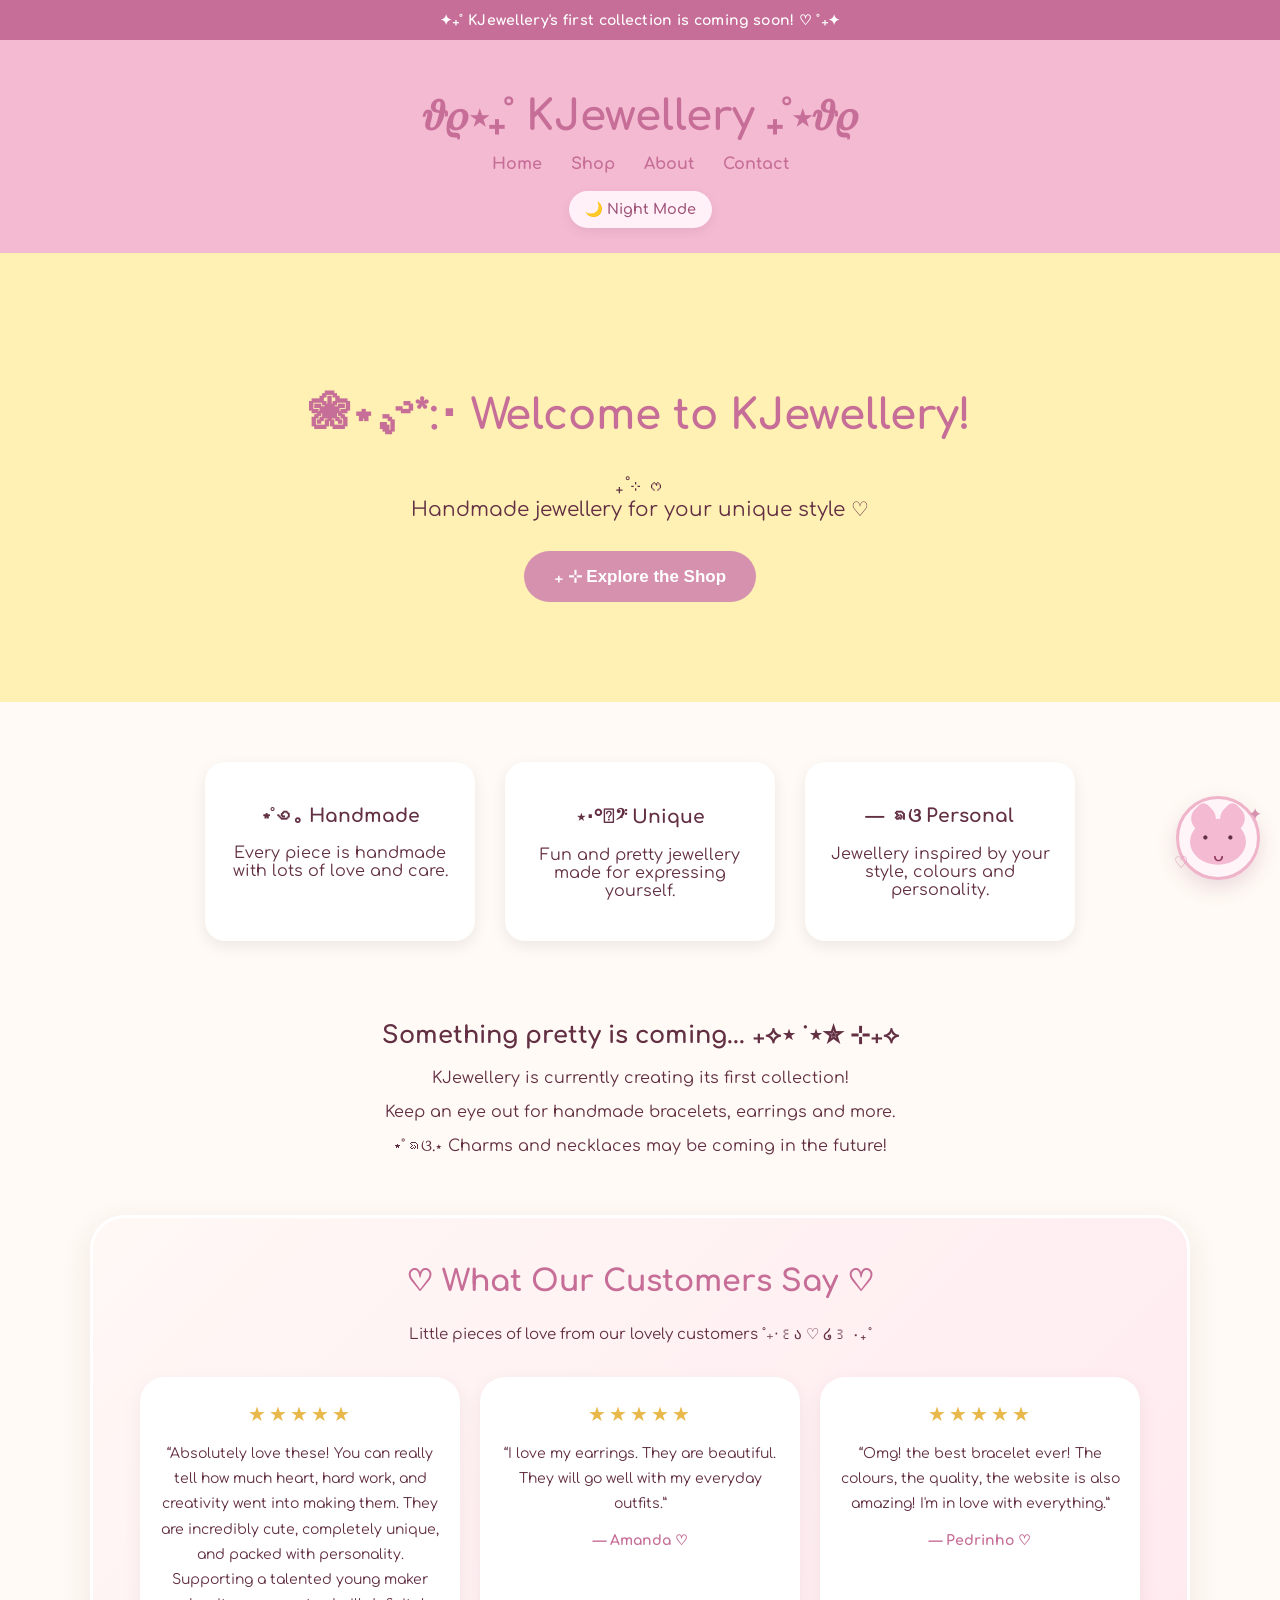
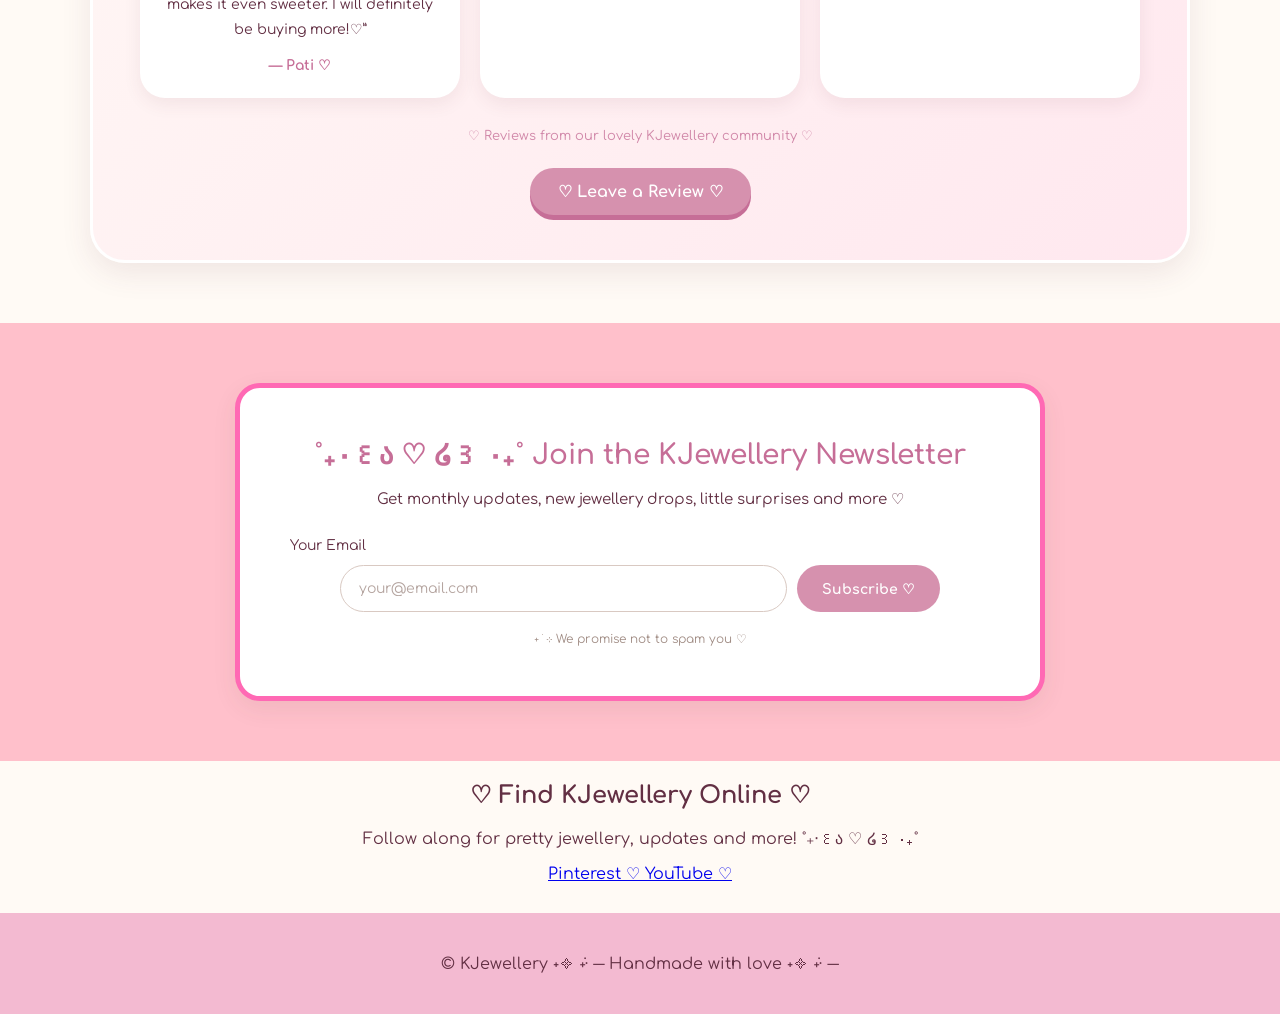
<file: index.html>
<!DOCTYPE html>
<html lang="en">

<head>

    <link rel="preconnect" href="https://fonts.googleapis.com">
    <link rel="preconnect" href="https://fonts.gstatic.com" crossorigin>

    <link
        href="https://fonts.googleapis.com/css2?family=Comfortaa:wght@400;500;600;700&display=swap"
        rel="stylesheet"
    >

    <meta charset="UTF-8">
    <meta name="viewport" content="width=device-width, initial-scale=1.0">

    <title>KJewellery ♡ Handmade Jewellery</title>

    <link rel="icon" type="image/png" href="logo.png">
    <link rel="stylesheet" href="style.css">

</head>


<body id="top">


    <!-- =========================
         ANNOUNCEMENT BANNER
         ========================= -->

    <div class="announcement-banner">
        ✦₊˚ KJewellery's first collection is coming soon! ♡ ˚₊✦
    </div>


    <!-- =========================
         HEADER
         ========================= -->

    <header>

        <h1>
            𝜗𝜚⋆₊˚ KJewellery ₊˚⋆𝜗𝜚
        </h1>

        <nav>

            <a href="index.html">Home</a>

            <a href="shop.html">Shop</a>

            <a href="about.html">About</a>

            <a href="contact.html">Contact</a>

            

            
             

        </nav>
        <BR>

        <!-- NIGHT MODE -->

        <button
            id="themeToggle"
            class="theme-toggle"
            type="button"
        >
            🌙 Night Mode
        </button>

    </header>


    <!-- =========================
         MAIN
         ========================= -->

    <main>


        <!-- =========================
             HERO
             ========================= -->

        <section class="hero">

            <h2>
                ❀⋆.ೃ࿔*:･ Welcome to KJewellery!
            </h2>

            <p>
                ₊˚⊹ ᰔ <br>
                Handmade jewellery for your unique style ♡
            </p>

            <a href="shop.html">
                <button>
                    ₊ ⊹ Explore the Shop
                </button>
            </a>

        </section>


        <!-- =========================
             FEATURES
             ========================= -->

        <section class="features">

            <div>

                <h3>
                    ⋆˚꩜｡ Handmade
                </h3>

                <p>
                    Every piece is handmade with lots
                    of love and care.
                </p>

            </div>


            <div>

                <h3>
                    ⋆‧°𓏲ּ𝄢 Unique
                </h3>

                <p>
                    Fun and pretty jewellery made for
                    expressing yourself.
                </p>

            </div>


            <div>

                <h3>
                    — ᨳଓ Personal
                </h3>

                <p>
                    Jewellery inspired by your style,
                    colours and personality.
                </p>

            </div>

        </section>


        <!-- =========================
             COMING SOON
             ========================= -->

        <section class="coming-soon">

            <h2>
                Something pretty is coming...
                ₊⟡⋆ ˙⋆✮ ⊹₊⟡
            </h2>

            <p>
                KJewellery is currently creating its
                first collection!
            </p>

            <p>
                Keep an eye out for handmade bracelets,
                earrings and more.
            </p>

            <p>
                ⋆˚ᨳଓ.⋆ Charms and necklaces may be coming
                in the future!
            </p>

        </section>


        <!-- =========================
             CUSTOMER REVIEWS
             ========================= -->

        <section class="reviews-section">

            <h2>
                ♡ What Our Customers Say ♡
            </h2>

            <p class="reviews-intro">
                Little pieces of love from our lovely
                customers ˚₊‧꒰ა ♡ ໒꒱ ‧₊˚
            </p>


            <div class="reviews-container">


                <div class="review-card">

                    <div class="review-stars">
                        ★★★★★
                    </div>

                    <p>
                        “Absolutely love these! You can really tell how much heart, 
                        hard work, and creativity went into making them. They are incredibly cute, completely unique, 
                        and packed with personality. Supporting a talented young maker makes it even sweeter. 
                        I will definitely be buying more!♡”
                    </p>

                    <h3>
                        — Pati  ♡
                    </h3>

                </div>


                <div class="review-card">

                    <div class="review-stars">
                        ★★★★★
                    </div>

                    <p>
                        “I love my earrings. They are beautiful. 
                        They will go well with my everyday outfits.”
                    </p>

                    <h3>
                        — Amanda ♡
                    </h3>

                </div>


                <div class="review-card">

                    <div class="review-stars">
                        ★★★★★
                    </div>

                    <p>
                        “Omg! the best bracelet ever! The colours, 
                        the quality, the website is also amazing! 
                        I'm in love with everything.”
                    </p>

                    <h3>
                        — Pedrinho ♡
                    </h3>

                </div>

            </div>


            <div class="review-note">

                ♡ Reviews from our lovely KJewellery community ♡

            </div>


            <!-- LEAVE A REVIEW -->

            <button
                type="button"
                class="leave-review-button"
                id="showReviewForm"
            >
                ♡ Leave a Review ♡
            </button>


            <!-- REVIEW FORM -->

            <div
                class="review-form-container"
                id="reviewFormContainer"
            >

                <h3>
                    ˚₊‧꒰ა Tell Us What You Think ໒꒱ ‧₊˚
                </h3>

                <p>
                    We'd love to hear what you think about
                    your KJewellery experience! ♡
                </p>


                <form
                    action="https://formspree.io/f/xoeaydpr"
                    method="POST"
                    class="review-form"
                >

                    <label for="review-name">
                        Your Name
                    </label>

                    <input
                        type="text"
                        id="review-name"
                        name="name"
                        placeholder="Your name ♡"
                        required
                    >


                    <label for="review-rating">
                        Your Rating
                    </label>

                    <select
                        id="review-rating"
                        name="rating"
                        required
                    >

                        <option value="">
                            Choose a rating ♡
                        </option>

                        <option value="5">
                            ★★★★★ — Amazing!
                        </option>

                        <option value="4">
                            ★★★★☆ — Lovely!
                        </option>

                        <option value="3">
                            ★★★☆☆ — Good!
                        </option>

                        <option value="2">
                            ★★☆☆☆ — Could be better
                        </option>

                        <option value="1">
                            ★☆☆☆☆ — Needs improvement
                        </option>

                    </select>


                    <label for="review-message">
                        Your Review
                    </label>

                    <textarea
                        id="review-message"
                        name="message"
                        rows="5"
                        placeholder="Tell us about your KJewellery experience ♡"
                        required
                    ></textarea>


                    <button
                        type="submit"
                        class="submit-review-button"
                    >
                        Send My Review ♡
                    </button>

                </form>


                <p class="review-form-note">
                    ˖ ࣪⊹ Thank you for supporting KJewellery! ♡
                </p>

            </div>

        </section>


        <!-- =========================
             NEWSLETTER
             ========================= -->

        <section class="kj-newsletter">

            <div class="kj-newsletter-box">

                <h2>
                    ˚₊‧꒰ა ♡ ໒꒱ ‧₊˚
                    Join the KJewellery Newsletter
                </h2>

                <p>
                    Get monthly updates, new jewellery drops,
                    little surprises and more ♡
                </p>


                <form
                    action="https://formspree.io/f/xzepydzv"
                    method="POST"
                    class="kj-newsletter-form"
                >

                    <label for="newsletter-email">
                        Your Email
                    </label>

                    <div class="kj-newsletter-input">

                        <input
                            type="email"
                            id="newsletter-email"
                            name="email"
                            placeholder="your@email.com"
                            required
                        >

                        <button type="submit">
                            Subscribe ♡
                        </button>

                    </div>

                </form>


                <small>
                    ˖ ࣪⊹ We promise not to spam you ♡
                </small>

            </div>

        </section>

    </main>


    <!-- =========================
         SOCIAL MEDIA
         ========================= -->

    <section class="social-section">

        <h2>
            ♡ Find KJewellery Online ♡
        </h2>

        <p>
            Follow along for pretty jewellery, updates
            and more! ˚₊‧꒰ა ♡ ໒꒱ ‧₊˚
        </p>


        <div class="social-links">

            <a
                href="https://uk.pinterest.com/KindJewelry_1/"
                target="_blank"
                rel="noopener noreferrer"
                class="social-button"
            >
                Pinterest ♡
            </a>


            <a
                href="https://www.youtube.com/@KJewllery1"
                target="_blank"
                rel="noopener noreferrer"
                class="social-button"
            >
                YouTube ♡
            </a>

        </div>

    </section>


    <!-- =========================
         FOOTER
         ========================= -->

    <footer>

        <p>
            © KJewellery ˖᯽ ݁˖· ─ Handmade with love
            ˖᯽ ݁˖· ─
        </p>

    </footer>


    <!-- =================================================
         REVIEW FORM JAVASCRIPT
         ================================================= -->

    <script>

        const reviewButton =
            document.getElementById("showReviewForm");

        const reviewForm =
            document.getElementById("reviewFormContainer");


        if (reviewButton && reviewForm) {

            reviewButton.addEventListener(
                "click",
                function () {

                    reviewForm.classList.toggle("show");


                    if (
                        reviewForm.classList.contains("show")
                    ) {

                        reviewButton.textContent =
                            "♡ Hide Review Form ♡";

                        reviewForm.scrollIntoView({
                            behavior: "smooth",
                            block: "center"
                        });

                    } else {

                        reviewButton.textContent =
                            "♡ Leave a Review ♡";

                    }

                }
            );

        }

    </script>


    <!-- =================================================
         NIGHT MODE
         ================================================= -->

    <script>

        const themeToggle =
            document.getElementById("themeToggle");


        if (
            localStorage.getItem("kjewelleryTheme")
            === "night"
        ) {

            document.body.classList.add(
                "night-mode"
            );

            themeToggle.textContent =
                "☀️ Day Mode";

        }


        themeToggle.addEventListener(
            "click",
            function () {

                document.body.classList.toggle(
                    "night-mode"
                );


                if (
                    document.body.classList.contains(
                        "night-mode"
                    )
                ) {

                    themeToggle.textContent =
                        "☀️ Day Mode";

                    localStorage.setItem(
                        "kjewelleryTheme",
                        "night"
                    );

                } else {

                    themeToggle.textContent =
                        "🌙 Night Mode";

                    localStorage.setItem(
                        "kjewelleryTheme",
                        "day"
                    );

                }

            }
        );

    </script>


    <!-- =================================================
         🐱 KJEWELLERY CAT MASCOT
         ================================================= -->

    <div
        class="floating-cat"
        aria-label="KJewellery cat mascot"
    >

        <div class="cat-ear cat-ear-left"></div>

        <div class="cat-ear cat-ear-right"></div>

        <div class="cat-face">

            <span class="cat-eye">•</span>

            <span class="cat-eye">•</span>

            <span class="cat-mouth">ᴗ</span>

        </div>

        <span class="cat-sparkle sparkle-one">
            ✦
        </span>

        <span class="cat-sparkle sparkle-two">
            ♡
        </span>

    </div>


    <!-- =================================================
         🐱 CAT SPEECH BUBBLE
         ================================================= -->

    <div
        id="catSpeechBubble"
        class="cat-speech-bubble"
    >
        ♡ Hi hi! Welcome to KJewellery! ♡
    </div>


    <!-- =================================================
         ✨ CAT EASTER EGG
         ================================================= -->

    <div
        id="catEasterEgg"
        class="cat-easter-egg"
    >
        ✦ You found my secret! ✦
        <br>
        ♡ You're Amazing! ♡
    </div>


    <!-- =================================================
         🐱 CAT CLICK JAVASCRIPT
         ================================================= -->

    <script>

        const mascot =
            document.querySelector(".floating-cat");

        const bubble =
            document.getElementById("catSpeechBubble");

        const secret =
            document.getElementById("catEasterEgg");


        let clicks = 0;


        const messages = [

            "♡ Hi hi! Welcome to KJewellery! ♡",

            "🎀 Have you seen the jewellery yet?",

            "✦ Have you played the bakery game?",

            "♡ Something pretty is coming soon...",

            "🐱 Meow! Thanks for visiting!",

            "˚₊‧ You're part of the KJewellery family! ‧₊˚"

        ];


        if (mascot && bubble && secret) {

            mascot.addEventListener(
                "click",
                function (event) {

                    event.stopPropagation();

                    clicks++;


                    /* RANDOM CAT MESSAGE */

                    const message =
                        messages[
                            Math.floor(
                                Math.random() *
                                messages.length
                            )
                        ];


                    bubble.textContent =
                        message;


                    bubble.classList.add("show");


                    /* HIDE AFTER 3 SECONDS */

                    setTimeout(
                        function () {

                            bubble.classList.remove(
                                "show"
                            );

                        },
                        3000
                    );


                    /* SECRET AFTER 5 CLICKS */

                    if (clicks === 5) {

                        bubble.classList.remove(
                            "show"
                        );


                        secret.classList.add(
                            "show"
                        );


                        setTimeout(
                            function () {

                                secret.classList.remove(
                                    "show"
                                );

                            },
                            4500
                        );


                        clicks = 0;

                    }

                }
            );

        }

    </script>

</body>

</html>
</file>
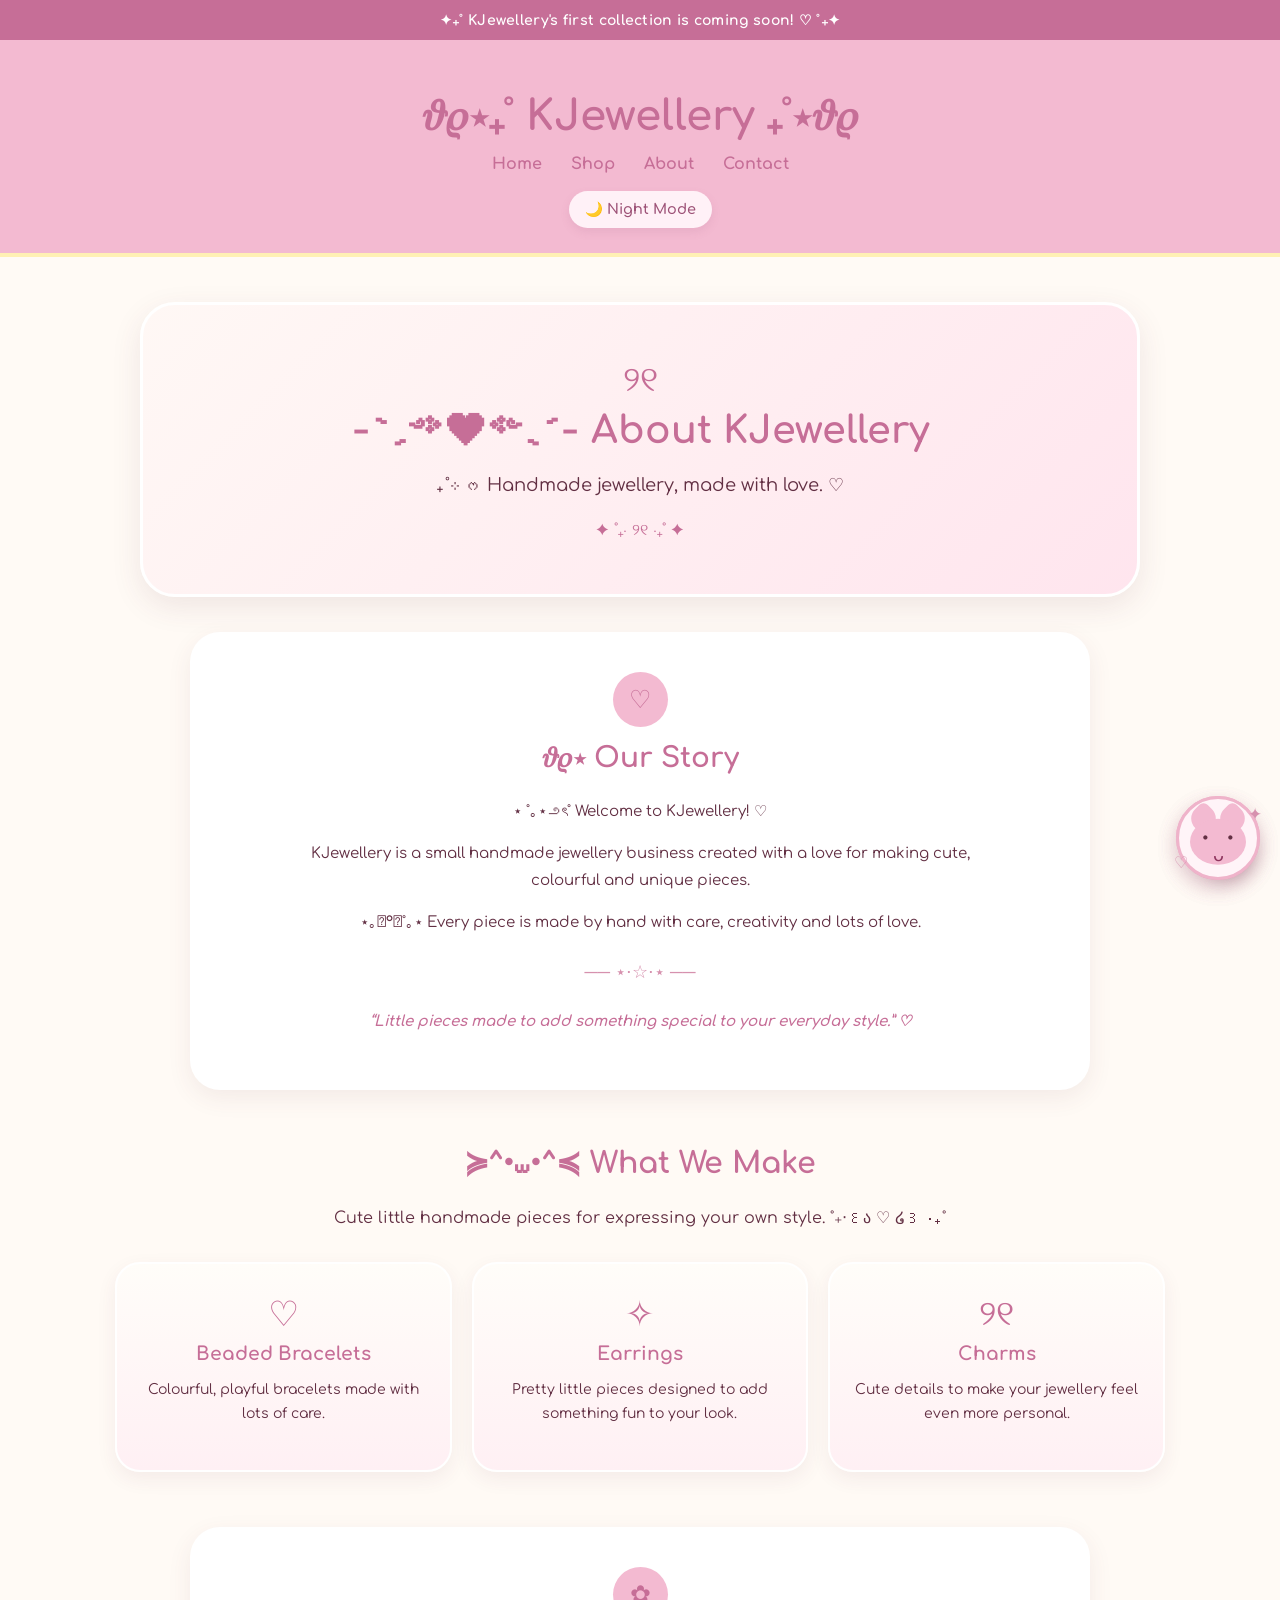
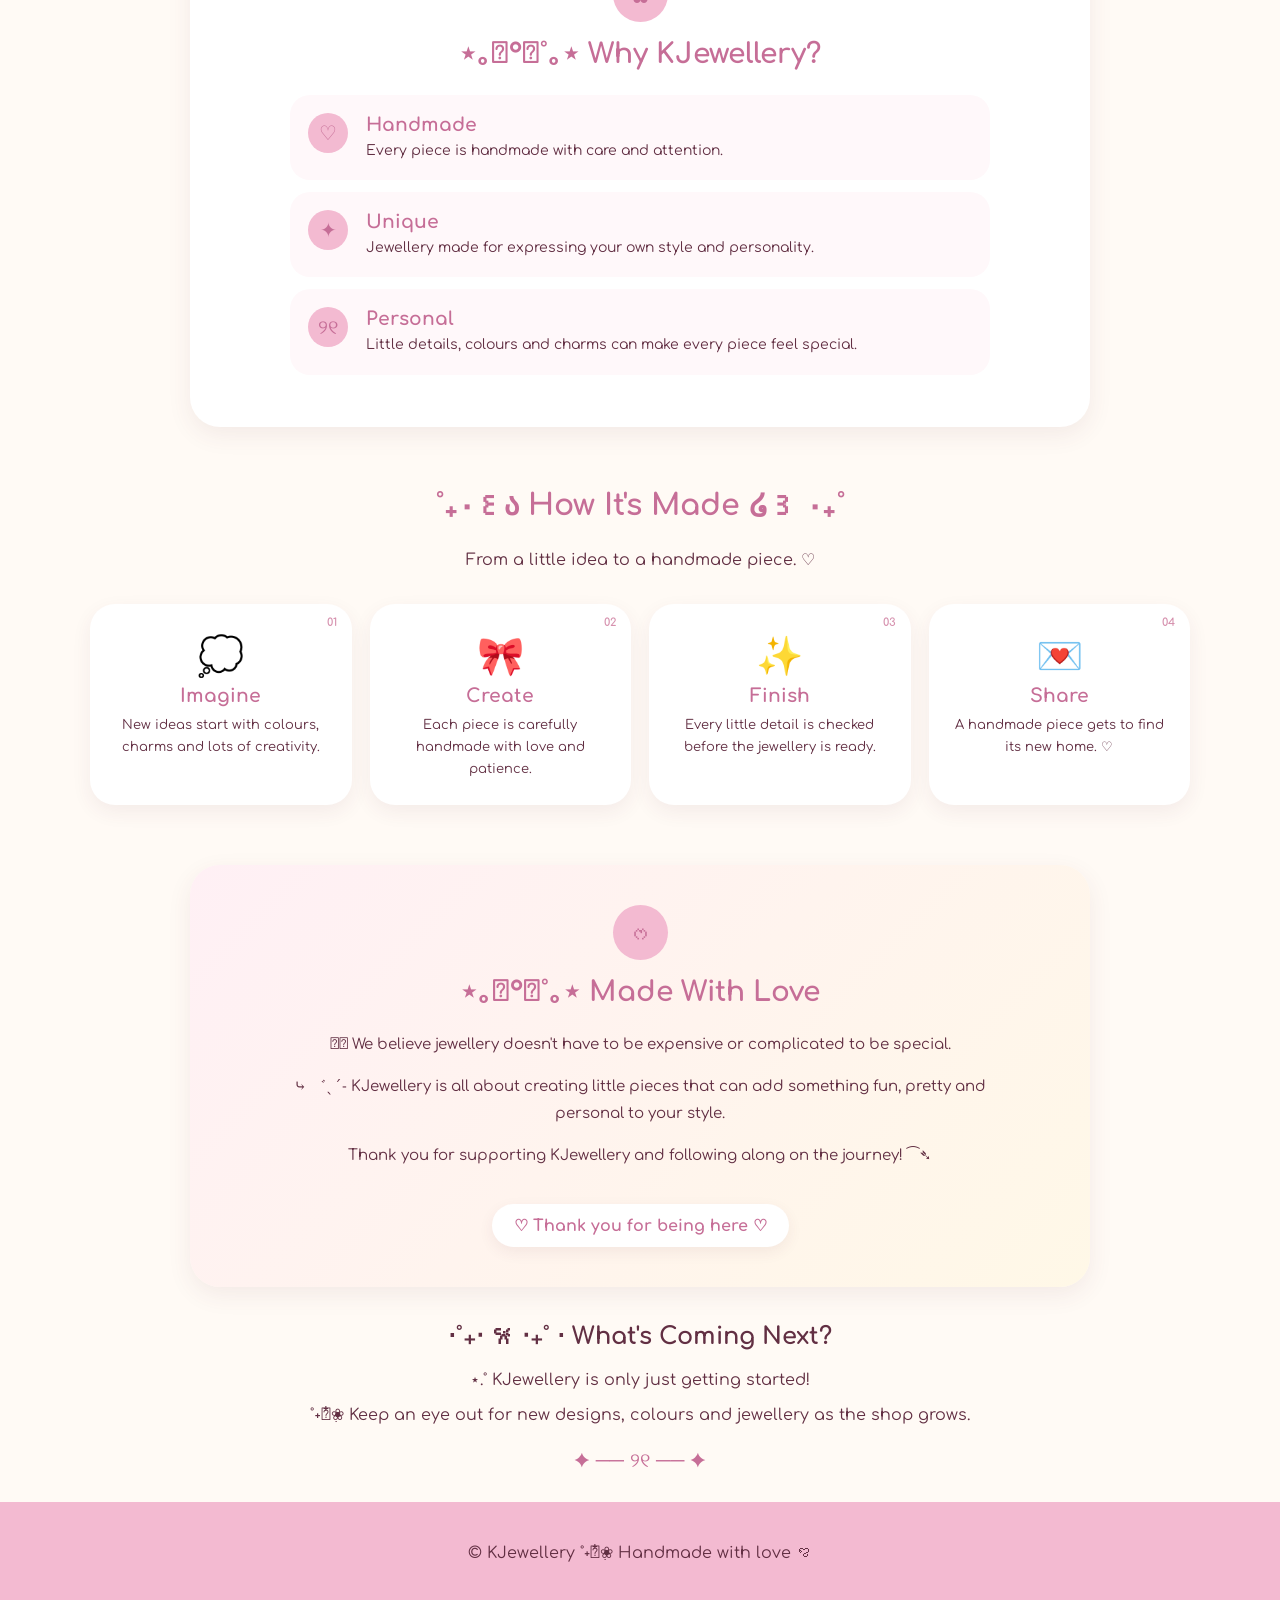
<file: about.html>
<!DOCTYPE html>
<html lang="en">

<head>

    <link rel="preconnect" href="https://fonts.googleapis.com">
    <link rel="preconnect"
          href="https://fonts.gstatic.com"
          crossorigin>

    <link
        href="https://fonts.googleapis.com/css2?family=Comfortaa:wght@400;500;600;700&display=swap"
        rel="stylesheet"
    >

    <meta charset="UTF-8">

    <meta
        name="viewport"
        content="width=device-width, initial-scale=1.0"
    >

    <title>About KJewellery ♡</title>

    <link
        rel="icon"
        type="image/png"
        href="logo.png"
    >

    <link
        rel="stylesheet"
        href="style.css"
    >

</head>


<body id="top">


    <!-- ANNOUNCEMENT BANNER -->

    <div class="announcement-banner">

        ✦₊˚ KJewellery's first collection is coming soon! ♡ ˚₊✦

    </div>


    <!-- HEADER -->

    <header>

        <h1>
            𝜗𝜚⋆₊˚ KJewellery ₊˚⋆𝜗𝜚
        </h1>


        <nav>

            <a href="index.html">
                Home
            </a>

            <a href="shop.html">
                Shop
            </a>

            <a href="about.html">
                About
            </a>

            <a href="contact.html">
                Contact
            </a>

            
            
             
             
        

        </nav>
        <BR>
            
<button id="themeToggle" class="theme-toggle" type="button">
    🌙 Night Mode
</button>
    </header>


    <!-- MAIN CONTENT -->

    <main>


        <!-- ABOUT HERO -->

        <section class="about-hero">

            <div class="about-hero-decoration">
                ୨୧
            </div>


            <h2>
                ˗ˋˏ༺❤︎༻ˎˊ˗
                About KJewellery
            </h2>


            <p>
                ₊˚⊹ ᰔ Handmade jewellery,
                made with love. ♡
            </p>


            <div class="about-hero-sparkles">
                ✦ ˚₊‧ ୨୧ ‧₊˚ ✦
            </div>

        </section>



        <!-- OUR STORY -->

        <section class="about-story about-card">

            <div class="about-card-icon">
                ♡
            </div>


            <h2>
                𝜗𝜚⋆ Our Story
            </h2>


            <p>
                ⋆ ˚｡⋆౨ৎ˚ Welcome to KJewellery! ♡
            </p>


            <p>
                KJewellery is a small handmade jewellery
                business created with a love for making
                cute, colourful and unique pieces.
            </p>


            <p>
                ⋆｡𖦹°⭒˚｡⋆ Every piece is made by hand with
                care, creativity and lots of love.
            </p>


            <div class="about-divider">
                ── ⋆⋅☆⋅⋆ ──
            </div>


            <p class="about-highlight">
                “Little pieces made to add something
                special to your everyday style.” ♡
            </p>

        </section>



        <!-- WHAT WE MAKE -->

        <section class="about-products">

            <h2>
                ≽^•⩊•^≼ What We Make
            </h2>


            <p class="about-section-intro">
                Cute little handmade pieces for
                expressing your own style.
                ˚₊‧꒰ა ♡ ໒꒱ ‧₊˚
            </p>


            <div class="about-product-grid">


                <div class="about-product-card">

                    <div class="about-product-icon">
                        ♡
                    </div>


                    <h3>
                        Beaded Bracelets
                    </h3>


                    <p>
                        Colourful, playful bracelets
                        made with lots of care.
                    </p>

                </div>



                <div class="about-product-card">

                    <div class="about-product-icon">
                        ✧
                    </div>


                    <h3>
                        Earrings
                    </h3>


                    <p>
                        Pretty little pieces designed
                        to add something fun to your look.
                    </p>

                </div>



                <div class="about-product-card">

                    <div class="about-product-icon">
                        ୨୧
                    </div>


                    <h3>
                        Charms
                    </h3>


                    <p>
                        Cute details to make your
                        jewellery feel even more personal.
                    </p>

                </div>


            </div>

        </section>



        <!-- WHY KJEWELLERY -->

        <section class="why-kjewellery about-card">

            <div class="about-card-icon">
                ✿
            </div>


            <h2>
                ⋆｡𖦹°⭒˚｡⋆ Why KJewellery?
            </h2>


            <div class="about-values">


                <div class="about-value">

                    <span>
                        ♡
                    </span>


                    <div>

                        <h3>
                            Handmade
                        </h3>


                        <p>
                            Every piece is handmade
                            with care and attention.
                        </p>

                    </div>

                </div>



                <div class="about-value">

                    <span>
                        ✦
                    </span>


                    <div>

                        <h3>
                            Unique
                        </h3>


                        <p>
                            Jewellery made for expressing
                            your own style and personality.
                        </p>

                    </div>

                </div>



                <div class="about-value">

                    <span>
                        ୨୧
                    </span>


                    <div>

                        <h3>
                            Personal
                        </h3>


                        <p>
                            Little details, colours and
                            charms can make every piece
                            feel special.
                        </p>

                    </div>

                </div>


            </div>

        </section>



        <!-- HOW IT'S MADE -->

        <section class="how-made">

            <h2>
                ˚₊‧꒰ა How It's Made ໒꒱ ‧₊˚
            </h2>


            <p class="about-section-intro">
                From a little idea to a handmade piece. ♡
            </p>


            <div class="making-steps">


                <div class="making-step">

                    <div class="step-number">
                        01
                    </div>


                    <div class="step-icon">
                        💭
                    </div>


                    <h3>
                        Imagine
                    </h3>


                    <p>
                        New ideas start with colours,
                        charms and lots of creativity.
                    </p>

                </div>



                <div class="making-step">

                    <div class="step-number">
                        02
                    </div>


                    <div class="step-icon">
                        🎀
                    </div>


                    <h3>
                        Create
                    </h3>


                    <p>
                        Each piece is carefully handmade
                        with love and patience.
                    </p>

                </div>



                <div class="making-step">

                    <div class="step-number">
                        03
                    </div>


                    <div class="step-icon">
                        ✨
                    </div>


                    <h3>
                        Finish
                    </h3>


                    <p>
                        Every little detail is checked
                        before the jewellery is ready.
                    </p>

                </div>



                <div class="making-step">

                    <div class="step-number">
                        04
                    </div>


                    <div class="step-icon">
                        💌
                    </div>


                    <h3>
                        Share
                    </h3>


                    <p>
                        A handmade piece gets to find
                        its new home. ♡
                    </p>

                </div>


            </div>

        </section>



        <!-- MADE WITH LOVE -->

        <section class="made-with-love about-card">

            <div class="about-card-icon">
                ᰔ
            </div>


            <h2>
                ⋆｡𖦹°⭒˚｡⋆ Made With Love
            </h2>


            <p>
                ⭑𓂃 We believe jewellery doesn't have
                to be expensive or complicated to be special.
            </p>


            <p>
                ⤷ ゛ˎˊ˗ KJewellery is all about creating
                little pieces that can add something fun,
                pretty and personal to your style.
            </p>


            <p>
                Thank you for supporting KJewellery and
                following along on the journey! ⁀➴
            </p>


            <div class="about-thank-you">
                ♡ Thank you for being here ♡
            </div>

        </section>



        <!-- WHAT'S NEXT -->

        <section class="coming-soon">

            <h2>
                ⋅˚₊‧ 𐙚 ‧₊˚ ⋅ What's Coming Next?
            </h2>


            <p>
                ⋆.˚ KJewellery is only just getting started!
            </p>


            <p>
                ˚˖𓍢ִ໋❀ Keep an eye out for new designs,
                colours and jewellery as the shop grows.
            </p>


            <div class="future-decoration">
                ✦ ── ୨୧ ── ✦
            </div>

        </section>


    </main>



    <!-- FOOTER -->

    <footer>


        <a
            href="#top"
            class="back-to-top"
            aria-label="Back to top"
        >
            ↑
        </a>


        <p>
            © KJewellery ˚˖𓍢ִ໋❀
            Handmade with love ꨄ︎
        </p>


    </footer>

<script>
    const themeToggle = document.getElementById("themeToggle");

    if (localStorage.getItem("kjewelleryTheme") === "night") {
        document.body.classList.add("night-mode");
        themeToggle.textContent = "☀️ Day Mode";
    }

    themeToggle.addEventListener("click", function () {

        document.body.classList.toggle("night-mode");

        if (document.body.classList.contains("night-mode")) {
            themeToggle.textContent = "☀️ Day Mode";
            localStorage.setItem("kjewelleryTheme", "night");
        } else {
            themeToggle.textContent = "🌙 Night Mode";
            localStorage.setItem("kjewelleryTheme", "day");
        }

    });
</script>
<!-- 🐱 KJewellery floating mascot -->
<div class="floating-cat" aria-label="KJewellery cat mascot">
    <span class="cat-sparkle">✦</span>
    <span class="cat-face">૮ ˶ᵔ ᵕ ᵔ˶ ა</span>
    <span class="cat-heart">♡</span>
</div>
<script>
const cat = document.querySelector(".floating-cat");

let isDragging = false;
let offsetX = 0;
let offsetY = 0;

cat.addEventListener("pointerdown", function(event) {
    isDragging = true;

    const rect = cat.getBoundingClientRect();

    offsetX = event.clientX - rect.left;
    offsetY = event.clientY - rect.top;

    cat.setPointerCapture(event.pointerId);

    cat.style.left = rect.left + "px";
    cat.style.top = rect.top + "px";
    cat.style.right = "auto";
    cat.style.bottom = "auto";

    cat.style.cursor = "grabbing";

    event.preventDefault();
});

cat.addEventListener("pointermove", function(event) {
    if (!isDragging) return;

    let x = event.clientX - offsetX;
    let y = event.clientY - offsetY;

    const maxX = window.innerWidth - cat.offsetWidth;
    const maxY = window.innerHeight - cat.offsetHeight;

    x = Math.max(0, Math.min(x, maxX));
    y = Math.max(0, Math.min(y, maxY));

    cat.style.left = x + "px";
    cat.style.top = y + "px";
});

cat.addEventListener("pointerup", function(event) {
    isDragging = false;
    cat.style.cursor = "grab";

    try {
        cat.releasePointerCapture(event.pointerId);
    } catch (error) {}
});

cat.addEventListener("pointercancel", function() {
    isDragging = false;
    cat.style.cursor = "grab";
});
</script>
<!-- 🐱 KJewellery cute draggable cat -->
<div class="floating-cat" aria-label="Draggable KJewellery cat">

    <div class="cat-ear cat-ear-left"></div>
    <div class="cat-ear cat-ear-right"></div>

    <div class="cat-face">
        <span class="cat-eye">•</span>
        <span class="cat-eye">•</span>
        <span class="cat-mouth">ᴗ</span>
    </div>

    <span class="cat-sparkle sparkle-one">✦</span>
    <span class="cat-sparkle sparkle-two">♡</span>

</div>
<!-- ✨ KJewellery cat speech bubble -->
<div id="catSpeechBubble" class="cat-speech-bubble">
    ♡ Hi hi! Welcome to KJewellery! ♡
</div>

<!-- ✨ Easter egg message -->
<div id="catEasterEgg" class="cat-easter-egg">
    ✦ You found my secret! ✦
    <br>
    ♡ You're Amazing! ♡
</div>
<script>
const mascot = document.querySelector(".floating-cat");
const bubble = document.getElementById("catSpeechBubble");
const secret = document.getElementById("catEasterEgg");

let clicks = 0;

const messages = [
    "♡ Hi hi! Welcome to KJewellery! ♡",
    "🎀 Have you seen the jewellery yet?",
    "✦ Have you played the bakery game?",
    "♡ Something pretty is coming soon...",
    "🐱 Meow! Thanks for visiting!",
    "˚₊‧ You're part of the KJewellery family! ‧₊˚"
];

if (mascot) {

    mascot.addEventListener("click", function(event) {

        /* Don't let the click interfere with anything else */
        event.stopPropagation();

        clicks++;

        /* Show a random message */
        const message =
            messages[Math.floor(Math.random() * messages.length)];

        bubble.textContent = message;

        bubble.classList.add("show");

        /* Hide bubble after 3 seconds */
        setTimeout(function() {
            bubble.classList.remove("show");
        }, 3000);


        /* Secret after 5 clicks */
        if (clicks === 5) {

            bubble.classList.remove("show");

            secret.classList.add("show");

            setTimeout(function() {
                secret.classList.remove("show");
            }, 4500);

            clicks = 0;
        }

    });

}
</script>
</script>
<!-- ✨ KJewellery sparkle trail -->
<div id="sparkle-trail-container"></div>
<script>
document.addEventListener("DOMContentLoaded", function () {

    let lastSparkle = 0;

    document.addEventListener("mousemove", function (event) {

        const now = Date.now();

        if (now - lastSparkle < 80) {
            return;
        }

        lastSparkle = now;

        const sparkle =
            document.createElement("span");

        sparkle.className = "kj-sparkle";

        const shapes = [
            "✦",
            "✧",
            "♡",
            "⋆"
        ];

        sparkle.textContent =
            shapes[
                Math.floor(
                    Math.random() * shapes.length
                )
            ];

        sparkle.style.left =
            event.clientX + "px";

        sparkle.style.top =
            event.clientY + "px";

        document.body.appendChild(sparkle);

        setTimeout(function () {
            sparkle.remove();
        }, 700);

    });

});
</script>
</body>

</html>
</file>
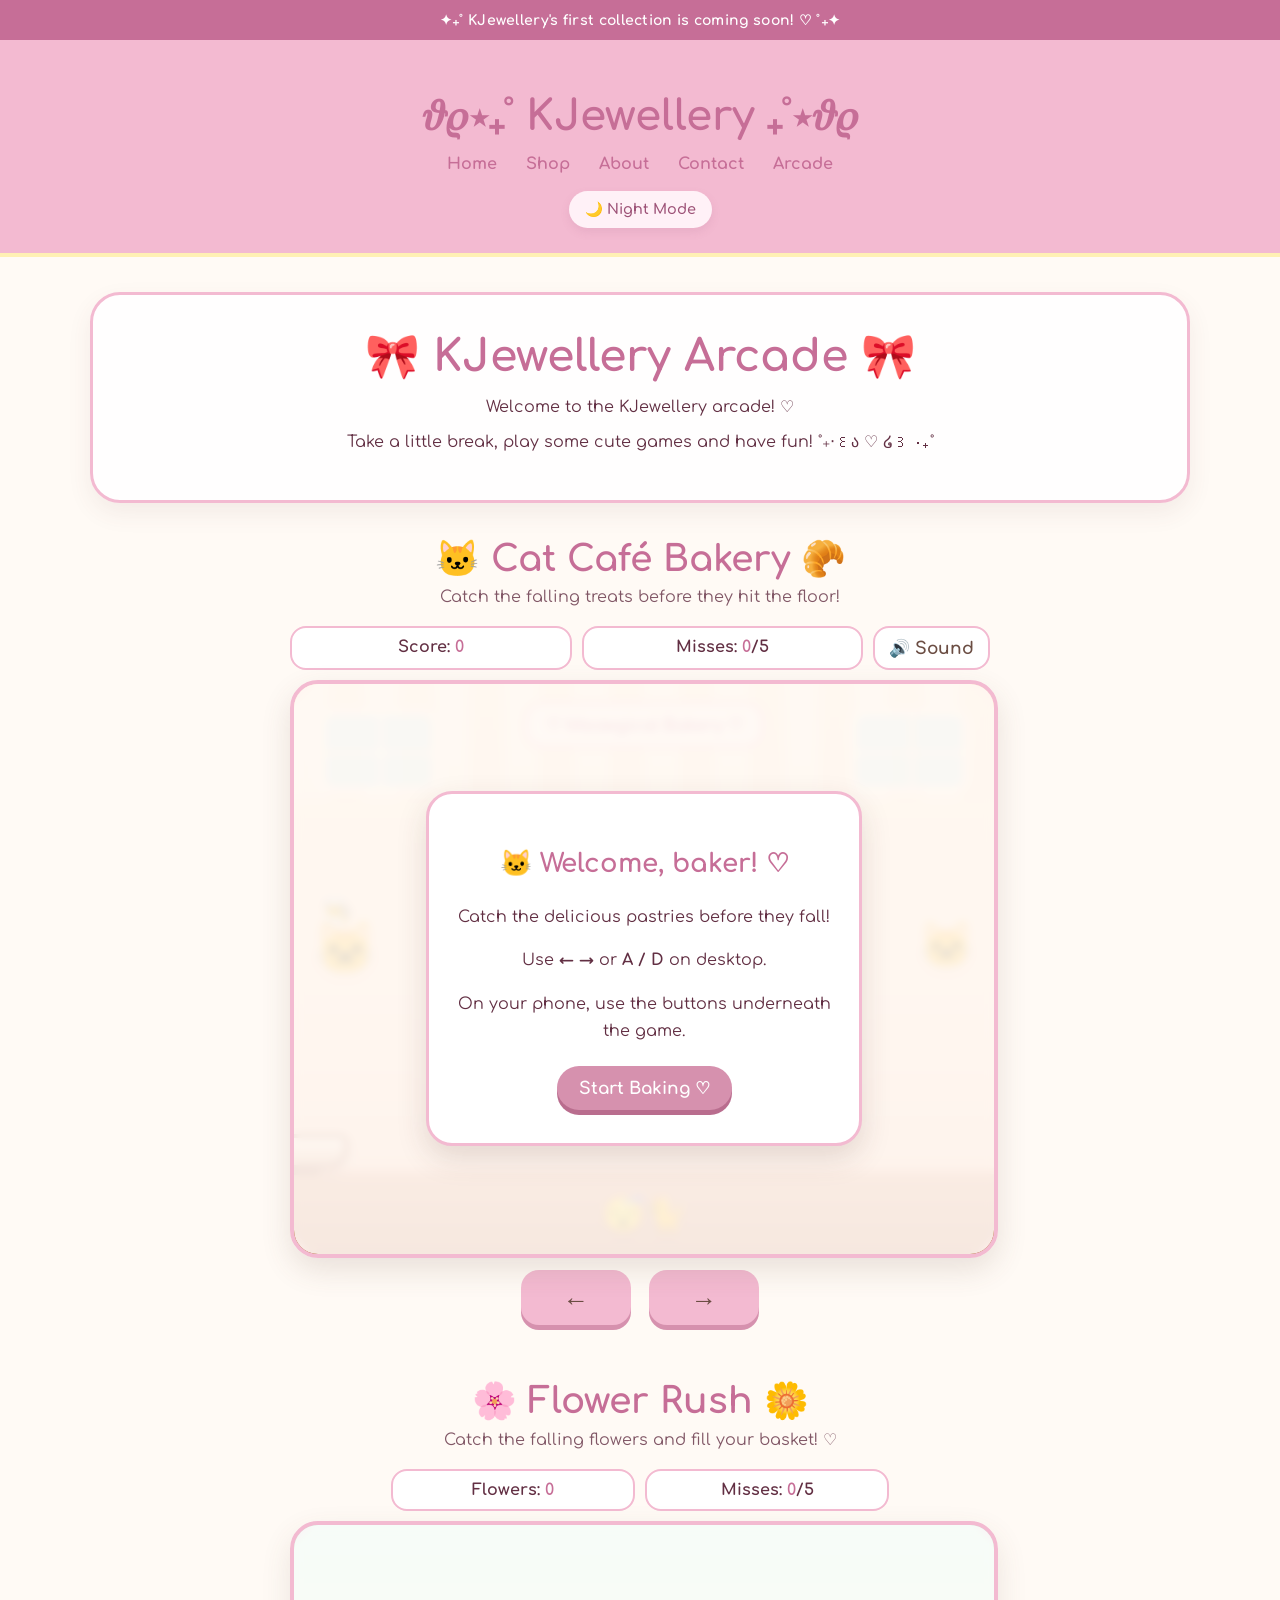
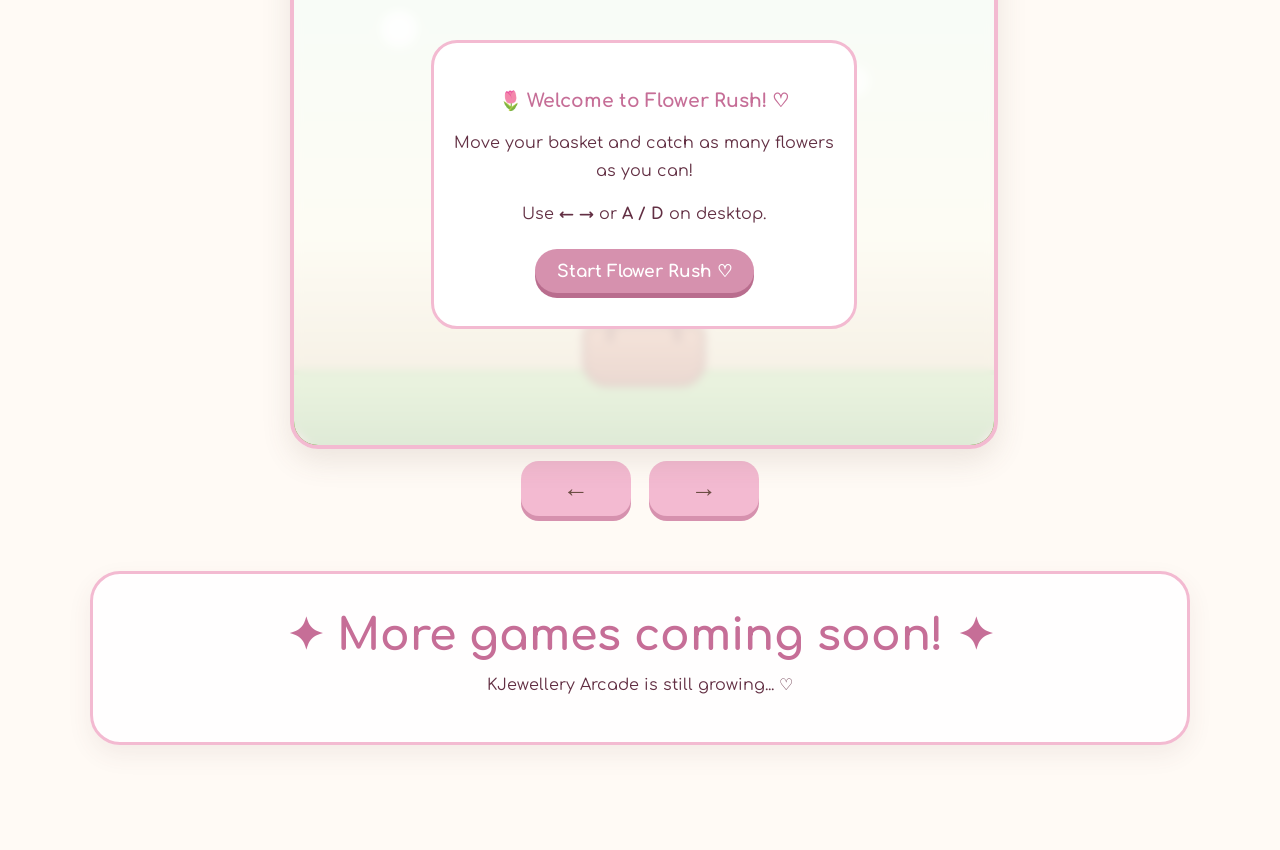
<file: arcade.html>
<!DOCTYPE html>
<html lang="en">

<head>

    <meta charset="UTF-8">
    <meta
        name="viewport"
        content="width=device-width, initial-scale=1.0"
    >

    <title>♡ KJewellery Arcade ♡</title>

    <link
        rel="icon"
        type="image/png"
        href="logo.png"
    >

    <link rel="preconnect" href="https://fonts.googleapis.com">
    <link rel="preconnect" href="https://fonts.gstatic.com" crossorigin>

    <link
        href="https://fonts.googleapis.com/css2?family=Comfortaa:wght@400;500;600;700&display=swap"
        rel="stylesheet"
    >

    <link
        rel="stylesheet"
        href="style.css"
    >

    <style>

        /* =====================================================
           ARCADE PAGE
           ===================================================== */

        body {
            overflow-x: hidden;
        }

        .arcade-page {
            width: 100%;
            max-width: 1100px;
            margin: 0 auto;
            padding: 35px 15px 70px;
        }

        .arcade-intro {
            text-align: center;
            padding: 35px 20px;
            margin-bottom: 35px;

            background: rgba(255, 255, 255, 0.9);

            border: 3px solid #f3bad1;
            border-radius: 30px;

            box-shadow:
                0 10px 25px rgba(100, 70, 60, 0.08);
        }

        .arcade-intro h2 {
            margin: 0 0 12px;

            color: #c66e97;

            font-size: clamp(28px, 6vw, 44px);
        }

        .arcade-intro p {
            line-height: 1.7;
            margin: 8px auto;
            max-width: 700px;
        }


        /* =====================================================
           GAME SECTIONS
           ===================================================== */

        .arcade-game {
            width: 100%;
            margin-bottom: 55px;
        }

        .game-heading {
            text-align: center;
            margin-bottom: 20px;
        }

        .game-heading h2 {
            color: #c66e97;
            font-size: clamp(25px, 5vw, 36px);
            margin-bottom: 8px;
        }

        .game-heading p {
            margin: 0;
            opacity: 0.8;
        }


        /* =====================================================
           CAT BAKERY
           ===================================================== */

        .bakery-wrapper {
            width: 100%;
            max-width: 700px;
            margin: 0 auto;
        }

        .bakery-info {
            display: flex;
            gap: 10px;
            align-items: stretch;
            margin-bottom: 10px;
        }

        .bakery-info-box {
            flex: 1;

            background: white;

            border: 2px solid #f3bad1;
            border-radius: 16px;

            padding: 10px;

            text-align: center;

            font-weight: bold;
        }

        .bakery-info-box span {
            color: #c66e97;
        }

        .sound-button {
            border: 2px solid #f3bad1;
            border-radius: 16px;

            background: white;
            color: #6b4d43;

            padding: 10px 14px;

            font-family: inherit;
            font-weight: bold;

            cursor: pointer;
        }

        .bakery-game {
            position: relative;

            width: 100%;
            height: 570px;

            overflow: hidden;

            border: 4px solid #f3bad1;
            border-radius: 28px;

            background:
                linear-gradient(
                    to bottom,
                    #fff1d9 0%,
                    #ffe3cf 62%,
                    #edc1aa 100%
                );

            box-shadow:
                0 12px 30px rgba(100, 70, 60, 0.14);

            touch-action: none;
        }

        .bakery-wall {
            position: absolute;
            inset: 0 0 auto 0;

            height: 115px;

            background:
                repeating-linear-gradient(
                    90deg,
                    rgba(255,255,255,.35) 0 35px,
                    rgba(255,220,200,.2) 35px 70px
                );

            pointer-events: none;
        }

        .bakery-sign {
            position: absolute;

            top: 18px;
            left: 50%;

            transform: translateX(-50%);

            z-index: 2;

            padding: 10px 18px;

            background: #fffaf5;

            border: 3px solid #f3bad1;
            border-radius: 18px;

            color: #c66e97;

            font-weight: bold;

            white-space: nowrap;
        }

        .bakery-window {
            position: absolute;

            top: 25px;

            width: 105px;
            height: 70px;

            background: #c9edf0;

            border: 7px solid #fff8ed;
            border-radius: 15px;
        }

        .bakery-window::before {
            content: "";

            position: absolute;

            left: 50%;
            top: 0;
            bottom: 0;

            width: 4px;

            background: #fff8ed;
        }

        .bakery-window::after {
            content: "";

            position: absolute;

            top: 50%;
            left: 0;
            right: 0;

            height: 4px;

            background: #fff8ed;
        }

        .window-left {
            left: 25px;
        }

        .window-right {
            right: 25px;
        }

        .bakery-counter {
            position: absolute;

            left: 0;
            right: 0;
            bottom: 0;

            height: 80px;

            background:
                linear-gradient(
                    to bottom,
                    #d99b79,
                    #bf805f
                );

            border-top: 6px solid #f0b49a;

            pointer-events: none;
        }

        .bakery-cat {
            position: absolute;

            z-index: 3;

            font-size: 50px;

            user-select: none;
            pointer-events: none;

            filter:
                drop-shadow(
                    0 4px 3px rgba(80,50,40,.15)
                );

            animation:
                bakeryBob 3s ease-in-out infinite;
        }

        .cat-one {
            left: 20px;
            bottom: 70px;
        }

        .cat-two {
            right: 20px;
            bottom: 70px;
            font-size: 44px;
            animation-delay: 1s;
        }

        .cat-three {
            left: 50%;
            transform: translateX(-50%);
            bottom: 20px;
            font-size: 34px;
        }

        .cat-one::before {
            content: "👨‍🍳";
            display: block;
            position: absolute;
            top: -23px;
            left: 8px;
            font-size: 24px;
        }

        .cat-one::after {
            content: "🐱";
        }

        .cat-two::after {
            content: "🐱";
        }

        .cat-three::after {
            content: "😴🐈";
        }

        @keyframes bakeryBob {

            0%, 100% {
                margin-top: 0;
            }

            50% {
                margin-top: -5px;
            }

        }

        #bakeryTray {
            position: absolute;

            z-index: 10;

            bottom: 85px;

            width: 100px;
            height: 27px;

            transform: translateX(-50%);

            background:
                linear-gradient(
                    #fff4e5,
                    #dba88c
                );

            border: 4px solid #a97059;
            border-radius: 8px 8px 20px 20px;

            box-shadow:
                0 5px 8px rgba(80,50,40,.18);
        }

        #bakeryTray::after {
            content: "";

            position: absolute;

            left: 24px;
            right: 24px;
            bottom: -10px;

            height: 8px;

            background: #a97059;
            border-radius: 10px;
        }

        .bakery-pastry {
            position: absolute;

            z-index: 8;

            width: 48px;
            height: 48px;

            display: flex;
            align-items: center;
            justify-content: center;

            font-size: 34px;

            pointer-events: none;
            user-select: none;
        }

        .bakery-overlay {
            position: absolute;

            z-index: 30;

            inset: 0;

            display: flex;
            align-items: center;
            justify-content: center;

            padding: 20px;

            background:
                rgba(255,250,245,.86);

            backdrop-filter: blur(4px);
        }

        .bakery-card {
            width: 100%;
            max-width: 390px;

            padding: 28px 20px;

            text-align: center;

            background: white;

            border: 3px solid #f3bad1;
            border-radius: 26px;

            box-shadow:
                0 12px 30px rgba(80,50,40,.15);
        }

        .bakery-card h3 {
            color: #c66e97;
            font-size: 26px;
        }

        .bakery-card p {
            line-height: 1.7;
        }

        .arcade-button {
            border: none;

            padding: 12px 22px;

            background: #d691ae;
            color: white;

            border-radius: 28px;

            font-family: inherit;
            font-weight: bold;

            cursor: pointer;

            box-shadow: 0 5px 0 #b96d8e;

            margin: 5px;
        }

        .arcade-button:hover {
            background: #c66e97;
            transform: translateY(-2px);
        }

        .discount-code {
            margin: 15px auto;

            padding: 12px;

            max-width: 220px;

            background: #fff0b4;

            border: 2px dashed #d691ae;
            border-radius: 15px;

            font-weight: bold;
            letter-spacing: 1px;
        }

        .bakery-mobile-controls {
            display: flex;
            justify-content: center;
            gap: 18px;

            margin-top: 12px;
        }

        .arcade-control {
            width: 110px;
            height: 55px;

            border: none;
            border-radius: 18px;

            background: #f3bad1;
            color: #6b4d43;

            font-size: 26px;
            font-weight: bold;

            box-shadow: 0 5px 0 #d691ae;

            touch-action: none;
            user-select: none;
        }


        /* =====================================================
           FLOWER RUSH
           ===================================================== */

        .flower-wrapper {
            width: 100%;
            max-width: 700px;
            margin: 0 auto;
        }

        .flower-info {
            display: flex;
            justify-content: center;
            gap: 10px;

            margin-bottom: 10px;
        }

        .flower-info-box {
            flex: 1;

            max-width: 220px;

            padding: 10px;

            background: white;

            border: 2px solid #f3bad1;
            border-radius: 16px;

            text-align: center;
            font-weight: bold;
        }

        .flower-info-box span {
            color: #c66e97;
        }

        #flowerGame {
            position: relative;

            width: 100%;
            height: 520px;

            overflow: hidden;

            border: 4px solid #f3bad1;
            border-radius: 28px;

            background:
                linear-gradient(
                    to bottom,
                    #dff5e5,
                    #f8f3d7 60%,
                    #d4b98c 100%
                );

            touch-action: none;

            box-shadow:
                0 12px 30px rgba(100,70,60,.12);
        }

        .flower-sky {
            position: absolute;
            inset: 0;

            pointer-events: none;

            background:
                radial-gradient(
                    circle at 15% 20%,
                    rgba(255,255,255,.8) 0 18px,
                    transparent 19px
                ),
                radial-gradient(
                    circle at 80% 30%,
                    rgba(255,255,255,.7) 0 15px,
                    transparent 16px
                );
        }

        .flower-ground {
            position: absolute;

            left: 0;
            right: 0;
            bottom: 0;

            height: 70px;

            background:
                linear-gradient(
                    #b6d58d,
                    #8bb46e
                );

            border-top: 5px solid #a1c47c;

            pointer-events: none;
        }

        #flowerBasket {
            position: absolute;

            bottom: 58px;

            left: 50%;

            transform: translateX(-50%);

            width: 115px;
            height: 55px;

            background:
                linear-gradient(
                    #d99b79,
                    #b8785d
                );

            border: 4px solid #9d634f;

            border-radius: 10px 10px 25px 25px;

            z-index: 10;
        }

        #flowerBasket::before {
            content: "";

            position: absolute;

            left: 20px;
            right: 20px;
            top: -28px;

            height: 35px;

            border: 7px solid #9d634f;
            border-bottom: 0;

            border-radius: 40px 40px 0 0;
        }

        .falling-flower {
            position: absolute;

            z-index: 8;

            width: 48px;
            height: 48px;

            display: flex;
            align-items: center;
            justify-content: center;

            font-size: 36px;

            pointer-events: none;
        }

        .flower-overlay {
            position: absolute;

            z-index: 30;

            inset: 0;

            display: flex;
            align-items: center;
            justify-content: center;

            padding: 20px;

            background:
                rgba(255,255,255,.72);

            backdrop-filter: blur(4px);
        }

        .flower-card {
            width: 100%;
            max-width: 380px;

            padding: 28px 20px;

            text-align: center;

            background: white;

            border: 3px solid #f3bad1;
            border-radius: 26px;
        }

        .flower-card h3 {
            color: #c66e97;
        }

        .flower-card p {
            line-height: 1.7;
        }

        .flower-controls {
            display: flex;
            justify-content: center;
            gap: 18px;

            margin-top: 12px;
        }


        /* =====================================================
           NIGHT MODE
           ===================================================== */

        body.night-mode .arcade-intro,
        body.night-mode .bakery-info-box,
        body.night-mode .flower-info-box,
        body.night-mode .bakery-card,
        body.night-mode .flower-card,
        body.night-mode .sound-button {
            background: #352a32;
            color: #ffe8f2;
        }

        body.night-mode .arcade-intro p,
        body.night-mode .game-heading p {
            color: #ffe8f2;
        }


        /* =====================================================
           MOBILE
           ===================================================== */

        @media (max-width: 700px) {

            .arcade-page {
                padding: 25px 10px 55px;
            }

            .arcade-intro {
                padding: 28px 15px;
            }

            .bakery-game {
                height: 500px;
                border-radius: 22px;
            }

            #flowerGame {
                height: 470px;
                border-radius: 22px;
            }

            .bakery-window {
                width: 75px;
                height: 55px;
            }

            .window-left {
                left: 10px;
            }

            .window-right {
                right: 10px;
            }

            .bakery-sign {
                font-size: 13px;
            }

            .bakery-cat {
                font-size: 40px;
            }

            .cat-two {
                font-size: 36px;
            }

            .cat-three {
                font-size: 28px;
            }

            .bakery-info {
                flex-wrap: wrap;
            }

            .bakery-info-box {
                min-width: 0;
            }

            .sound-button {
                width: 100%;
            }

        }


        @media (max-width: 430px) {

            .arcade-page {
                padding-left: 8px;
                padding-right: 8px;
            }

            .arcade-intro h2 {
                font-size: 27px;
            }

            .bakery-game {
                height: 460px;
            }

            #flowerGame {
                height: 440px;
            }

            .bakery-card,
            .flower-card {
                padding: 22px 15px;
            }

            .arcade-button {
                width: 90%;
            }

        }

    </style>

</head>


<body id="top">

<!-- ANNOUNCEMENT BANNER -->

    <div class="announcement-banner">

        ✦₊˚ KJewellery's first collection is coming soon! ♡ ˚₊✦

    </div>


    <!-- HEADER -->

    <header>

        <h1>
            𝜗𝜚⋆₊˚ KJewellery ₊˚⋆𝜗𝜚
        </h1>


        <nav>

            <a href="index.html">
                Home
            </a>

            <a href="shop.html">
                Shop
            </a>

            <a href="about.html">
                About
            </a>

            <a href="contact.html">
                Contact
            </a>

            <a href="arcade.html">Arcade</a>
            

        </nav>
    </br>
    
        <button
            id="themeToggle"
            class="theme-toggle"
            type="button"
        >
            🌙 Night Mode
        </button>

    </header>


    <!-- =====================================================
         MAIN ARCADE
         ===================================================== -->

    <main class="arcade-page">


        <section class="arcade-intro">

            <h2>
                🎀 KJewellery Arcade 🎀
            </h2>

            <p>
                Welcome to the KJewellery arcade! ♡
            </p>

            <p>
                Take a little break, play some cute games
                and have fun! ˚₊‧꒰ა ♡ ໒꒱ ‧₊˚
            </p>

        </section>


        <!-- =================================================
             GAME 1 — CAT CAFÉ BAKERY
             ================================================= -->

        <section class="arcade-game">

            <div class="game-heading">

                <h2>
                    🐱 Cat Café Bakery 🥐
                </h2>

                <p>
                    Catch the falling treats before they
                    hit the floor!
                </p>

            </div>


            <div class="bakery-wrapper">

                <div class="bakery-info">

                    <div class="bakery-info-box">
                        Score:
                        <span id="bakeryScore">0</span>
                    </div>

                    <div class="bakery-info-box">
                        Misses:
                        <span id="bakeryMisses">0</span>/5
                    </div>

                    <button
                        id="bakerySound"
                        class="sound-button"
                        type="button"
                    >
                        🔊 Sound
                    </button>

                </div>


                <div id="bakeryGame" class="bakery-game">

                    <div class="bakery-wall"></div>

                    <div class="bakery-sign">
                        ♡ Meowgical Bakery ♡
                    </div>

                    <div class="bakery-window window-left"></div>

                    <div class="bakery-window window-right"></div>

                    <div class="bakery-cat cat-one"></div>

                    <div class="bakery-cat cat-two"></div>

                    <div class="bakery-cat cat-three"></div>

                    <div class="bakery-counter"></div>

                    <div id="bakeryTray"></div>


                    <!-- START -->

                    <div
                        id="bakeryStart"
                        class="bakery-overlay"
                    >

                        <div class="bakery-card">

                            <h3>
                                🐱 Welcome, baker! ♡
                            </h3>

                            <p>
                                Catch the delicious pastries
                                before they fall!
                            </p>

                            <p>
                                Use
                                <strong>← →</strong>
                                or
                                <strong>A / D</strong>
                                on desktop.
                            </p>

                            <p>
                                On your phone, use the
                                buttons underneath the game.
                            </p>

                            <button
                                id="bakeryStartButton"
                                class="arcade-button"
                                type="button"
                            >
                                Start Baking ♡
                            </button>

                        </div>

                    </div>


                    <!-- DISCOUNT -->

                    <div
                        id="bakeryDiscount"
                        class="bakery-overlay"
                        style="display:none;"
                    >

                        <div class="bakery-card">

                            <h3>
                                🎀 Meowgical Milestone! 🎀
                            </h3>

                            <p>
                                You caught 50 tasty treats! ♡
                            </p>

                            <p>
                                You've unlocked:
                            </p>

                            <h2 style="color:#c66e97;">
                                20% OFF KJewellery!
                            </h2>

                            <div class="discount-code">
                                CATBAKERY20
                            </div>

                            <button
                                id="copyBakeryCode"
                                class="arcade-button"
                                type="button"
                            >
                                Copy Code ♡
                            </button>

                            <button
                                id="continueBakery"
                                class="arcade-button"
                                type="button"
                            >
                                Keep Baking!
                            </button>

                            <p id="bakeryCopyMessage"></p>

                        </div>

                    </div>


                    <!-- GAME OVER -->

                    <div
                        id="bakeryGameOver"
                        class="bakery-overlay"
                        style="display:none;"
                    >

                        <div class="bakery-card">

                            <h3>
                                🐱 Bakery Closed! ♡
                            </h3>

                            <p>
                                You caught
                                <strong id="bakeryFinalScore">
                                    0
                                </strong>
                                tasty treats!
                            </p>

                            <button
                                id="bakeryRestart"
                                class="arcade-button"
                                type="button"
                            >
                                Play Again ♡
                            </button>

                        </div>

                    </div>

                </div>


                <div class="bakery-mobile-controls">

                    <button
                        id="bakeryLeft"
                        class="arcade-control"
                        type="button"
                    >
                        ←
                    </button>

                    <button
                        id="bakeryRight"
                        class="arcade-control"
                        type="button"
                    >
                        →
                    </button>

                </div>

            </div>

        </section>


        <!-- =================================================
             GAME 2 — FLOWER RUSH
             ================================================= -->

        <section class="arcade-game">

            <div class="game-heading">

                <h2>
                    🌸 Flower Rush 🌼
                </h2>

                <p>
                    Catch the falling flowers and fill
                    your basket! ♡
                </p>

            </div>


            <div class="flower-wrapper">

                <div class="flower-info">

                    <div class="flower-info-box">
                        Flowers:
                        <span id="flowerScore">0</span>
                    </div>

                    <div class="flower-info-box">
                        Misses:
                        <span id="flowerMisses">0</span>/5
                    </div>

                </div>


                <div id="flowerGame">

                    <div class="flower-sky"></div>

                    <div class="flower-ground"></div>

                    <div id="flowerBasket"></div>


                    <!-- FLOWER START -->

                    <div
                        id="flowerStart"
                        class="flower-overlay"
                    >

                        <div class="flower-card">

                            <h3>
                                🌷 Welcome to Flower Rush! ♡
                            </h3>

                            <p>
                                Move your basket and catch
                                as many flowers as you can!
                            </p>

                            <p>
                                Use
                                <strong>← →</strong>
                                or
                                <strong>A / D</strong>
                                on desktop.
                            </p>

                            <button
                                id="flowerStartButton"
                                class="arcade-button"
                                type="button"
                            >
                                Start Flower Rush ♡
                            </button>

                        </div>

                    </div>


                    <!-- FLOWER GAME OVER -->

                    <div
                        id="flowerOver"
                        class="flower-overlay"
                        style="display:none;"
                    >

                        <div class="flower-card">

                            <h3>
                                🌸 Garden Complete! ♡
                            </h3>

                            <p>
                                You collected
                                <strong id="flowerFinalScore">
                                    0
                                </strong>
                                flowers!
                            </p>

                            <button
                                id="flowerRestart"
                                class="arcade-button"
                                type="button"
                            >
                                Play Again ♡
                            </button>

                        </div>

                    </div>

                </div>


                <div class="flower-controls">

                    <button
                        id="flowerLeft"
                        class="arcade-control"
                        type="button"
                    >
                        ←
                    </button>

                    <button
                        id="flowerRight"
                        class="arcade-control"
                        type="button"
                    >
                        →
                    </button>

                </div>

            </div>

        </section>


        <section class="arcade-intro">

            <h2>
                ✦ More games coming soon! ✦
            </h2>

            <p>
                KJewellery Arcade is still growing...
                ♡
            </p>

        </section>


    </main>


    <!-- =====================================================
         NIGHT MODE
         ===================================================== -->

    <script>

        const themeToggle =
            document.getElementById("themeToggle");


        if (
            localStorage.getItem("kjewelleryTheme")
            === "night"
        ) {

            document.body.classList.add(
                "night-mode"
            );

            themeToggle.textContent =
                "☀️ Day Mode";

        }


        themeToggle.addEventListener(
            "click",
            function () {

                document.body.classList.toggle(
                    "night-mode"
                );


                if (
                    document.body.classList.contains(
                        "night-mode"
                    )
                ) {

                    themeToggle.textContent =
                        "☀️ Day Mode";

                    localStorage.setItem(
                        "kjewelleryTheme",
                        "night"
                    );

                } else {

                    themeToggle.textContent =
                        "🌙 Night Mode";

                    localStorage.setItem(
                        "kjewelleryTheme",
                        "day"
                    );

                }

            }
        );

    </script>


    <!-- =====================================================
         CAT CAFÉ BAKERY JAVASCRIPT
         ===================================================== -->

    <script>

        const bakeryGame =
            document.getElementById("bakeryGame");

        const bakeryTray =
            document.getElementById("bakeryTray");

        const bakeryScoreDisplay =
            document.getElementById("bakeryScore");

        const bakeryMissesDisplay =
            document.getElementById("bakeryMisses");

        const bakeryStart =
            document.getElementById("bakeryStart");

        const bakeryDiscount =
            document.getElementById("bakeryDiscount");

        const bakeryGameOver =
            document.getElementById("bakeryGameOver");

        const bakeryStartButton =
            document.getElementById("bakeryStartButton");

        const bakeryRestart =
            document.getElementById("bakeryRestart");

        const continueBakery =
            document.getElementById("continueBakery");

        const copyBakeryCode =
            document.getElementById("copyBakeryCode");

        const bakeryCopyMessage =
            document.getElementById("bakeryCopyMessage");

        const bakeryFinalScore =
            document.getElementById("bakeryFinalScore");

        const bakerySound =
            document.getElementById("bakerySound");

        const bakeryLeft =
            document.getElementById("bakeryLeft");

        const bakeryRight =
            document.getElementById("bakeryRight");


        let bakeryScore = 0;
        let bakeryMisses = 0;
        let bakeryRunning = false;

        let bakeryTrayX = 50;

        let bakeryMoveLeft = false;
        let bakeryMoveRight = false;

        let bakeryPastries = [];

        let bakeryLastTime = 0;
        let bakerySpawnTimer = 0;
        let bakerySpawnInterval = 1000;

        let bakeryMuted = false;
        let bakeryRewardShown = false;


        const bakeryPastryTypes = [
            "🥐",
            "🧁",
            "🍩",
            "🍪",
            "🍥",
            "🍰"
        ];


        let bakeryAudio;


        function bakeryPlaySound(
            frequency
        ) {

            if (bakeryMuted) {
                return;
            }

            try {

                if (!bakeryAudio) {

                    bakeryAudio =
                        new (
                            window.AudioContext ||
                            window.webkitAudioContext
                        )();

                }

                if (
                    bakeryAudio.state ===
                    "suspended"
                ) {

                    bakeryAudio.resume();

                }

                const oscillator =
                    bakeryAudio.createOscillator();

                const gain =
                    bakeryAudio.createGain();

                oscillator.connect(gain);
                gain.connect(
                    bakeryAudio.destination
                );

                oscillator.frequency.value =
                    frequency;

                gain.gain.setValueAtTime(
                    0.06,
                    bakeryAudio.currentTime
                );

                gain.gain.exponentialRampToValueAtTime(
                    0.001,
                    bakeryAudio.currentTime + 0.15
                );

                oscillator.start();

                oscillator.stop(
                    bakeryAudio.currentTime + 0.15
                );

            } catch (error) {}

        }


        function startBakery() {

            bakeryScore = 0;
            bakeryMisses = 0;

            bakeryTrayX = 50;

            bakeryRunning = true;

            bakeryRewardShown = false;

            bakerySpawnTimer = 0;
            bakerySpawnInterval = 1000;

            bakeryScoreDisplay.textContent =
                "0";

            bakeryMissesDisplay.textContent =
                "0";

            bakeryTray.style.left =
                "50%";

            bakeryStart.style.display =
                "none";

            bakeryDiscount.style.display =
                "none";

            bakeryGameOver.style.display =
                "none";

            bakeryCopyMessage.textContent =
                "";

            bakeryPastries.forEach(
                pastry => {
                    pastry.element.remove();
                }
            );

            bakeryPastries = [];

            bakeryLastTime =
                performance.now();

            requestAnimationFrame(
                bakeryLoop
            );

        }


        function bakeryEndGame() {

            bakeryRunning = false;

            bakeryFinalScore.textContent =
                bakeryScore;

            bakeryGameOver.style.display =
                "flex";

        }


        function bakeryUnlockReward() {

            if (bakeryRewardShown) {
                return;
            }

            bakeryRewardShown = true;

            bakeryRunning = false;

            bakeryDiscount.style.display =
                "flex";

            bakeryPlaySound(800);

        }


        function spawnBakeryPastry() {

            if (!bakeryRunning) {
                return;
            }

            const element =
                document.createElement("div");

            element.className =
                "bakery-pastry";

            element.textContent =
                bakeryPastryTypes[
                    Math.floor(
                        Math.random() *
                        bakeryPastryTypes.length
                    )
                ];

            const x =
                Math.random() * 88 + 6;

            element.style.left =
                x + "%";

            element.style.top =
                "-55px";

            bakeryGame.appendChild(
                element
            );

            bakeryPastries.push({

                element: element,

                x: x,

                y: -55,

                speed:
                    125 +
                    Math.min(
                        bakeryScore * 3,
                        180
                    )

            });

        }


        function bakeryCollision(
            pastry
        ) {

            const trayRect =
                bakeryTray.getBoundingClientRect();

            const pastryRect =
                pastry.element.getBoundingClientRect();

            return (

                pastryRect.bottom >=
                trayRect.top &&

                pastryRect.left <
                trayRect.right &&

                pastryRect.right >
                trayRect.left &&

                pastryRect.bottom <
                trayRect.bottom + 45

            );

        }


        function catchBakeryPastry(
            pastry
        ) {

            bakeryScore++;

            bakeryScoreDisplay.textContent =
                bakeryScore;

            bakeryPlaySound(650);

            pastry.element.remove();


            bakeryTray.style.transform =
                "translateX(-50%) translateY(-7px)";

            setTimeout(
                function () {

                    bakeryTray.style.transform =
                        "translateX(-50%)";

                },
                150
            );


            if (
                bakeryScore >= 50
            ) {

                bakeryUnlockReward();

            }

        }


        function missBakeryPastry(
            pastry
        ) {

            bakeryMisses++;

            bakeryMissesDisplay.textContent =
                bakeryMisses;

            bakeryPlaySound(180);

            pastry.element.remove();


            if (
                bakeryMisses >= 5
            ) {

                bakeryEndGame();

            }

        }


        function bakeryMoveTray(
            delta
        ) {

            const speed = 0.055;

            if (bakeryMoveLeft) {
                bakeryTrayX -=
                    speed * delta;
            }

            if (bakeryMoveRight) {
                bakeryTrayX +=
                    speed * delta;
            }

            bakeryTrayX =
                Math.max(
                    8,
                    Math.min(
                        92,
                        bakeryTrayX
                    )
                );

            bakeryTray.style.left =
                bakeryTrayX + "%";

        }


        function bakeryLoop(
            timestamp
        ) {

            if (!bakeryRunning) {
                return;
            }

            const delta =
                timestamp -
                bakeryLastTime;

            bakeryLastTime =
                timestamp;

            bakeryMoveTray(delta);

            bakerySpawnTimer +=
                delta;

            if (
                bakerySpawnTimer >=
                bakerySpawnInterval
            ) {

                spawnBakeryPastry();

                bakerySpawnTimer = 0;

                bakerySpawnInterval =
                    Math.max(
                        420,
                        1000 -
                        bakeryScore * 12
                    );

            }


            for (
                let i =
                    bakeryPastries.length - 1;
                i >= 0;
                i--
            ) {

                const pastry =
                    bakeryPastries[i];

                pastry.y +=
                    pastry.speed *
                    delta /
                    1000;

                pastry.element.style.transform =
                    `translateY(${pastry.y}px)`;


                if (
                    bakeryCollision(pastry)
                ) {

                    catchBakeryPastry(
                        pastry
                    );

                    bakeryPastries.splice(
                        i,
                        1
                    );

                }

                else if (
                    pastry.y >
                    bakeryGame.clientHeight
                ) {

                    missBakeryPastry(
                        pastry
                    );

                    bakeryPastries.splice(
                        i,
                        1
                    );

                }

            }


            requestAnimationFrame(
                bakeryLoop
            );

        }


        function bakeryControl(
            button,
            direction
        ) {

            button.addEventListener(
                "pointerdown",
                function(event) {

                    event.preventDefault();

                    if (
                        direction ===
                        "left"
                    ) {

                        bakeryMoveLeft = true;

                    } else {

                        bakeryMoveRight = true;

                    }

                }
            );


            const stop =
                function() {

                    bakeryMoveLeft = false;
                    bakeryMoveRight = false;

                };


            button.addEventListener(
                "pointerup",
                stop
            );

            button.addEventListener(
                "pointercancel",
                stop
            );

            button.addEventListener(
                "pointerleave",
                stop
            );

        }


        bakeryControl(
            bakeryLeft,
            "left"
        );

        bakeryControl(
            bakeryRight,
            "right"
        );


        document.addEventListener(
            "keydown",
            function(event) {

                const key =
                    event.key.toLowerCase();

                if (
                    event.key === "ArrowLeft" ||
                    key === "a"
                ) {

                    bakeryMoveLeft = true;

                    event.preventDefault();

                }

                if (
                    event.key === "ArrowRight" ||
                    key === "d"
                ) {

                    bakeryMoveRight = true;

                    event.preventDefault();

                }

            }
        );


        document.addEventListener(
            "keyup",
            function(event) {

                const key =
                    event.key.toLowerCase();

                if (
                    event.key === "ArrowLeft" ||
                    key === "a"
                ) {

                    bakeryMoveLeft = false;

                }

                if (
                    event.key === "ArrowRight" ||
                    key === "d"
                ) {

                    bakeryMoveRight = false;

                }

            }
        );


        bakeryStartButton.addEventListener(
            "click",
            startBakery
        );

        bakeryRestart.addEventListener(
            "click",
            startBakery
        );


        continueBakery.addEventListener(
            "click",
            function() {

                bakeryDiscount.style.display =
                    "none";

                bakeryRunning = true;

                bakeryLastTime =
                    performance.now();

                requestAnimationFrame(
                    bakeryLoop
                );

            }
        );


        copyBakeryCode.addEventListener(
            "click",
            async function() {

                try {

                    await navigator.clipboard.writeText(
                        "CATBAKERY20"
                    );

                    bakeryCopyMessage.textContent =
                        "Copied! ♡";

                } catch (error) {

                    bakeryCopyMessage.textContent =
                        "Your code is CATBAKERY20 ♡";

                }

            }
        );


        bakerySound.addEventListener(
            "click",
            function() {

                bakeryMuted =
                    !bakeryMuted;

                bakerySound.textContent =
                    bakeryMuted
                    ? "🔇 Muted"
                    : "🔊 Sound";

            }
        );

    </script>


    <!-- =====================================================
         FLOWER RUSH JAVASCRIPT
         ===================================================== -->

    <script>

        const flowerGame =
            document.getElementById("flowerGame");

        const flowerBasket =
            document.getElementById("flowerBasket");

        const flowerScoreDisplay =
            document.getElementById("flowerScore");

        const flowerMissesDisplay =
            document.getElementById("flowerMisses");

        const flowerStart =
            document.getElementById("flowerStart");

        const flowerOver =
            document.getElementById("flowerOver");

        const flowerStartButton =
            document.getElementById("flowerStartButton");

        const flowerRestart =
            document.getElementById("flowerRestart");

        const flowerFinalScore =
            document.getElementById("flowerFinalScore");

        const flowerLeft =
            document.getElementById("flowerLeft");

        const flowerRight =
            document.getElementById("flowerRight");


        let flowerScore = 0;
        let flowerMisses = 0;

        let flowerRunning = false;

        let flowerBasketX = 50;

        let flowerMoveLeft = false;
        let flowerMoveRight = false;

        let flowers = [];

        let flowerLastTime = 0;
        let flowerSpawnTimer = 0;
        let flowerSpawnInterval = 900;


        const flowerTypes = [
            "🌸",
            "🌼",
            "🌷",
            "🌻",
            "🌺",
            "💐"
        ];


        function startFlowerRush() {

            flowerScore = 0;
            flowerMisses = 0;

            flowerBasketX = 50;

            flowerRunning = true;

            flowerSpawnTimer = 0;
            flowerSpawnInterval = 900;

            flowerScoreDisplay.textContent =
                "0";

            flowerMissesDisplay.textContent =
                "0";

            flowerBasket.style.left =
                "50%";

            flowerStart.style.display =
                "none";

            flowerOver.style.display =
                "none";


            flowers.forEach(
                flower => {
                    flower.element.remove();
                }
            );

            flowers = [];

            flowerLastTime =
                performance.now();

            requestAnimationFrame(
                flowerLoop
            );

        }


        function endFlowerRush() {

            flowerRunning = false;

            flowerFinalScore.textContent =
                flowerScore;

            flowerOver.style.display =
                "flex";

        }


        function spawnFlower() {

            if (!flowerRunning) {
                return;
            }

            const element =
                document.createElement("div");

            element.className =
                "falling-flower";

            element.textContent =
                flowerTypes[
                    Math.floor(
                        Math.random() *
                        flowerTypes.length
                    )
                ];

            const x =
                Math.random() * 88 + 6;

            element.style.left =
                x + "%";

            element.style.top =
                "-50px";

            flowerGame.appendChild(
                element
            );

            flowers.push({

                element: element,

                x: x,

                y: -50,

                speed:
                    120 +
                    Math.min(
                        flowerScore * 3,
                        150
                    )

            });

        }


        function flowerCollision(
            flower
        ) {

            const basketRect =
                flowerBasket.getBoundingClientRect();

            const flowerRect =
                flower.element.getBoundingClientRect();

            return (

                flowerRect.bottom >=
                basketRect.top &&

                flowerRect.left <
                basketRect.right &&

                flowerRect.right >
                basketRect.left &&

                flowerRect.bottom <
                basketRect.bottom + 45

            );

        }


        function catchFlower(
            flower
        ) {

            flowerScore++;

            flowerScoreDisplay.textContent =
                flowerScore;

            flower.element.remove();

            flowerBasket.style.transform =
                "translateX(-50%) translateY(-6px)";

            setTimeout(
                function() {

                    flowerBasket.style.transform =
                        "translateX(-50%)";

                },
                130
            );

        }


        function missFlower(
            flower
        ) {

            flowerMisses++;

            flowerMissesDisplay.textContent =
                flowerMisses;

            flower.element.remove();


            if (
                flowerMisses >= 5
            ) {

                endFlowerRush();

            }

        }


        function moveFlowerBasket(
            delta
        ) {

            const speed = 0.06;

            if (flowerMoveLeft) {

                flowerBasketX -=
                    speed * delta;

            }

            if (flowerMoveRight) {

                flowerBasketX +=
                    speed * delta;

            }

            flowerBasketX =
                Math.max(
                    8,
                    Math.min(
                        92,
                        flowerBasketX
                    )
                );

            flowerBasket.style.left =
                flowerBasketX + "%";

        }


        function flowerLoop(
            timestamp
        ) {

            if (!flowerRunning) {
                return;
            }

            const delta =
                timestamp -
                flowerLastTime;

            flowerLastTime =
                timestamp;

            moveFlowerBasket(delta);

            flowerSpawnTimer +=
                delta;

            if (
                flowerSpawnTimer >=
                flowerSpawnInterval
            ) {

                spawnFlower();

                flowerSpawnTimer = 0;

                flowerSpawnInterval =
                    Math.max(
                        400,
                        900 -
                        flowerScore * 12
                    );

            }


            for (
                let i =
                    flowers.length - 1;
                i >= 0;
                i--
            ) {

                const flower =
                    flowers[i];

                flower.y +=
                    flower.speed *
                    delta /
                    1000;

                flower.element.style.transform =
                    `translateY(${flower.y}px)`;


                if (
                    flowerCollision(flower)
                ) {

                    catchFlower(
                        flower
                    );

                    flowers.splice(
                        i,
                        1
                    );

                }

                else if (
                    flower.y >
                    flowerGame.clientHeight
                ) {

                    missFlower(
                        flower
                    );

                    flowers.splice(
                        i,
                        1
                    );

                }

            }


            requestAnimationFrame(
                flowerLoop
            );

        }


        function flowerControl(
            button,
            direction
        ) {

            button.addEventListener(
                "pointerdown",
                function(event) {

                    event.preventDefault();

                    if (
                        direction ===
                        "left"
                    ) {

                        flowerMoveLeft = true;

                    } else {

                        flowerMoveRight = true;

                    }

                }
            );


            const stop =
                function() {

                    flowerMoveLeft = false;
                    flowerMoveRight = false;

                };


            button.addEventListener(
                "pointerup",
                stop
            );

            button.addEventListener(
                "pointercancel",
                stop
            );

            button.addEventListener(
                "pointerleave",
                stop
            );

        }


        flowerControl(
            flowerLeft,
            "left"
        );

        flowerControl(
            flowerRight,
            "right"
        );


        document.addEventListener(
            "keydown",
            function(event) {

                const key =
                    event.key.toLowerCase();

                if (
                    event.key === "ArrowLeft" ||
                    key === "a"
                ) {

                    flowerMoveLeft = true;

                }

                if (
                    event.key === "ArrowRight" ||
                    key === "d"
                ) {

                    flowerMoveRight = true;

                }

            }
        );


        document.addEventListener(
            "keyup",
            function(event) {

                const key =
                    event.key.toLowerCase();

                if (
                    event.key === "ArrowLeft" ||
                    key === "a"
                ) {

                    flowerMoveLeft = false;

                }

                if (
                    event.key === "ArrowRight" ||
                    key === "d"
                ) {

                    flowerMoveRight = false;

                }

            }
        );


        flowerStartButton.addEventListener(
            "click",
            startFlowerRush
        );

        flowerRestart.addEventListener(
            "click",
            startFlowerRush
        );

    </script>


</body>

</html>
</file>
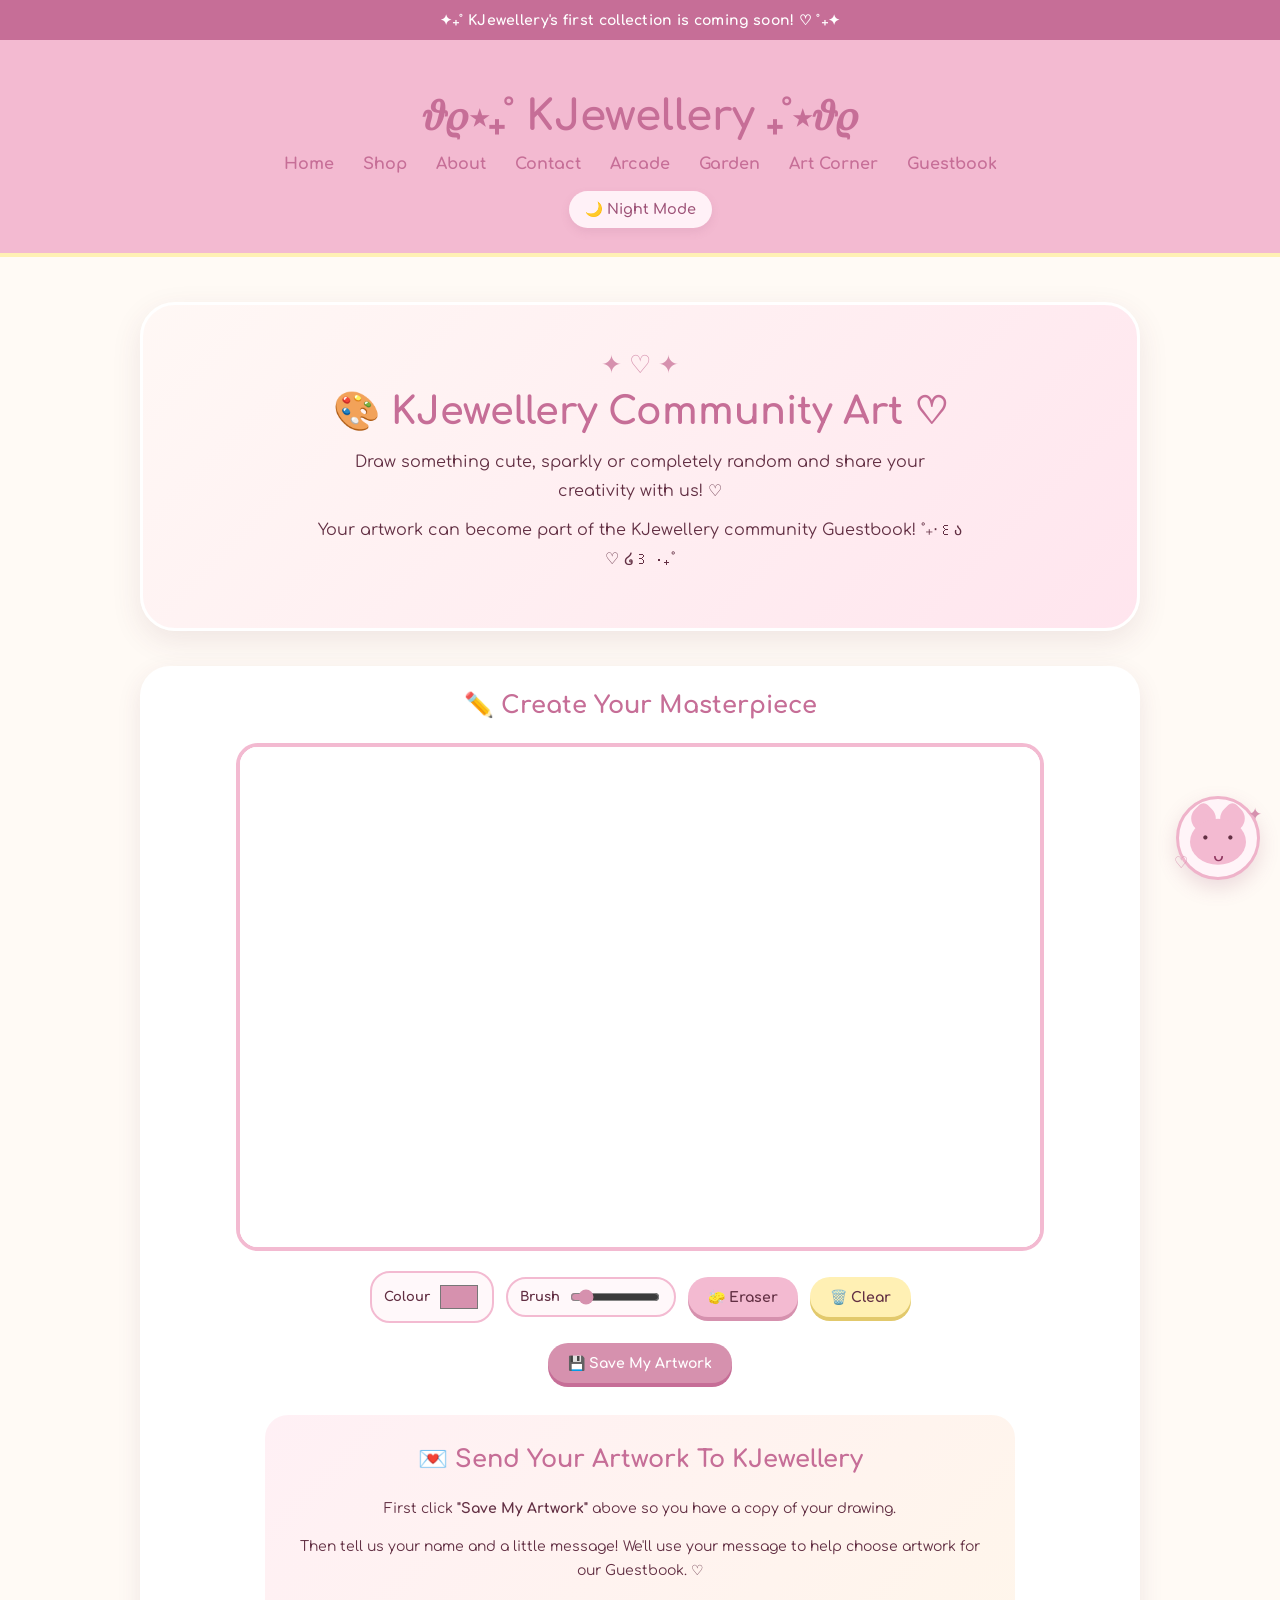
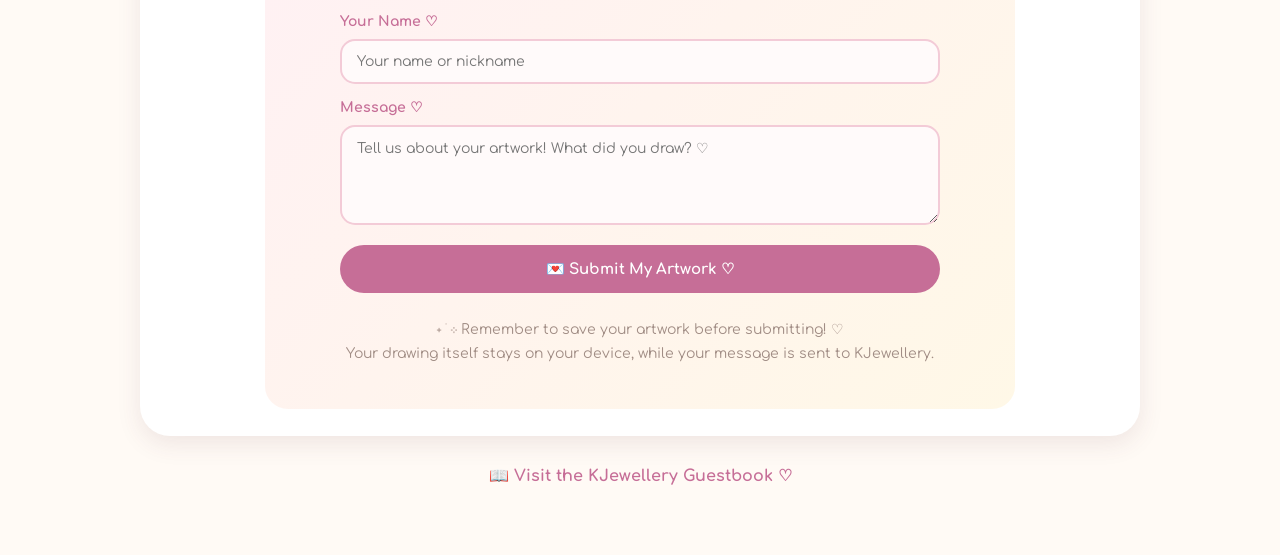
<file: art.html>
<!DOCTYPE html>
<html lang="en">

<head>

    <meta charset="UTF-8">
    <meta
        name="viewport"
        content="width=device-width, initial-scale=1.0"
    >

    <title>KJewellery ♡ Community Art</title>

    <link
        rel="preconnect"
        href="https://fonts.googleapis.com"
    >

    <link
        rel="preconnect"
        href="https://fonts.gstatic.com"
        crossorigin
    >

    <link
        href="https://fonts.googleapis.com/css2?family=Comfortaa:wght@400;500;600;700&display=swap"
        rel="stylesheet"
    >

    <link
        rel="stylesheet"
        href="style.css"
    >

    <style>

        /* =================================================
           KJEWELLERY ART PAGE
           ================================================= */

        .art-page {
            width: 94%;
            max-width: 1000px;
            margin: 45px auto 70px;
            text-align: center;
        }


        .art-hero {
            background:
                linear-gradient(
                    135deg,
                    #fff8f5,
                    #ffe5ee
                );

            border: 3px solid white;
            border-radius: 35px;

            padding: 45px 25px;

            box-shadow:
                0 10px 30px
                rgba(98, 47, 67, 0.10);
        }


        .art-hero h2 {
            margin: 0 0 15px;

            color: #c66e97;

            font-size: 38px;
        }


        .art-hero p {
            max-width: 650px;

            margin: 10px auto;

            line-height: 1.8;

            font-size: 16px;
        }


        .art-decoration {
            color: #d691ae;

            font-size: 25px;

            margin-bottom: 10px;
        }


        /* =================================================
           DRAWING AREA
           ================================================= */

        .drawing-section {
            margin-top: 35px;

            background: white;

            padding: 25px;

            border-radius: 30px;

            box-shadow:
                0 8px 25px
                rgba(98, 47, 67, 0.10);
        }


        .drawing-section h3 {
            color: #c66e97;

            margin-top: 0;

            font-size: 24px;
        }


        .canvas-wrapper {
            position: relative;

            width: 100%;

            max-width: 800px;

            margin: 20px auto;

            background: white;

            border: 4px solid #f3bad1;

            border-radius: 22px;

            overflow: hidden;

            box-shadow:
                inset 0 0 15px
                rgba(98, 47, 67, 0.05);
        }


        #drawingCanvas {
            display: block;

            width: 100%;

            height: 500px;

            background-color: white;

            cursor: crosshair;

            touch-action: none;
        }


        /* =================================================
           TOOLBAR
           ================================================= */

        .art-toolbar {
            display: flex;

            flex-wrap: wrap;

            justify-content: center;

            align-items: center;

            gap: 12px;

            margin: 20px auto;

            max-width: 800px;
        }


        .tool-group {
            display: flex;

            align-items: center;

            gap: 8px;

            background: #fff8fa;

            border: 2px solid #f3bad1;

            padding: 8px 12px;

            border-radius: 20px;
        }


        .tool-group label {
            color: #622f43;

            font-size: 13px;

            font-weight: bold;
        }


        #colourPicker {
            width: 42px;
            height: 32px;

            padding: 0;

            border: none;

            background: transparent;

            cursor: pointer;
        }


        #brushSize {
            width: 90px;

            accent-color: #d691ae;
        }


        .art-button {
            border: none;

            background-color: #d691ae;

            color: white;

            padding: 12px 20px;

            border-radius: 25px;

            font-family: "Comfortaa", sans-serif;

            font-size: 14px;

            font-weight: bold;

            cursor: pointer;

            box-shadow:
                0 4px 0 #c66e97;

            transition:
                transform 0.2s ease,
                background-color 0.2s ease;
        }


        .art-button:hover {
            background-color: #c66e97;

            transform:
                translateY(-2px);
        }


        .art-button:active {
            transform:
                translateY(2px);

            box-shadow:
                0 2px 0 #c66e97;
        }


        .clear-button {
            background-color: #fff0b4;

            color: #622f43;

            box-shadow:
                0 4px 0 #e2c96c;
        }


        .clear-button:hover {
            background-color: #ffe89a;
        }


        .eraser-button {
            background-color: #f3bad1;

            color: #622f43;

            box-shadow:
                0 4px 0 #d691ae;
        }


        .eraser-button.active {
            background-color: #c66e97;

            color: white;
        }


        /* =================================================
           FINISH SECTION
           ================================================= */

        .finish-box {
            max-width: 700px;

            margin: 30px auto 0;

            padding: 30px 25px;

            background:
                linear-gradient(
                    135deg,
                    #fff0f5,
                    #fff8e7
                );

            border-radius: 25px;

            border: 2px solid white;
        }


        .finish-box h3 {
            color: #c66e97;

            margin-top: 0;
        }


        .finish-box p {
            font-size: 14px;

            line-height: 1.7;
        }


        /* =================================================
           SUBMISSION FORM
           ================================================= */

        .art-form {
            display: flex;

            flex-direction: column;

            gap: 10px;

            max-width: 600px;

            margin: 25px auto 0;

            text-align: left;
        }


        .art-form label {
            color: #c66e97;

            font-size: 14px;

            font-weight: bold;

            margin-top: 5px;
        }


        .art-form input,
        .art-form textarea {
            width: 100%;

            box-sizing: border-box;

            padding: 13px 15px;

            border: 2px solid #f3cbd7;

            border-radius: 15px;

            background-color: #fffafa;

            color: #622f43;

            font-family:
                "Comfortaa",
                sans-serif;

            font-size: 14px;

            outline: none;
        }


        .art-form input:focus,
        .art-form textarea:focus {
            border-color: #d691ae;

            box-shadow:
                0 0 0 3px
                rgba(
                    214,
                    145,
                    174,
                    0.15
                );
        }


        .art-form textarea {
            min-height: 100px;

            resize: vertical;
        }


        .submit-art-button {
            margin-top: 10px;

            width: 100%;

            border: none;

            background-color: #c66e97;

            color: white;

            padding: 15px;

            border-radius: 25px;

            font-family:
                "Comfortaa",
                sans-serif;

            font-size: 15px;

            font-weight: bold;

            cursor: pointer;

            transition:
                transform 0.2s ease,
                opacity 0.2s ease;
        }


        .submit-art-button:hover {
            transform:
                translateY(-2px);

            opacity: 0.9;
        }


        .form-note {
            text-align: center;

            font-size: 12px;

            color: #a18d85;

            line-height: 1.6;

            margin-top: 15px;
        }


        /* =================================================
           SAVED MESSAGE
           ================================================= */

        .saved-message {
            display: none;

            margin: 15px auto;

            padding: 12px 18px;

            max-width: 500px;

            background-color: #fff0f5;

            border-radius: 20px;

            color: #c66e97;

            font-size: 13px;

            font-weight: bold;
        }


        .saved-message.show {
            display: block;

            animation:
                savedAppear
                0.3s
                ease;
        }


        @keyframes savedAppear {

            from {
                opacity: 0;

                transform:
                    translateY(-5px);
            }

            to {
                opacity: 1;

                transform:
                    translateY(0);
            }

        }


        /* =================================================
           FOOTER LINK
           ================================================= */

        .art-back {
            display: inline-block;

            margin-top: 30px;

            color: #c66e97;

            text-decoration: none;

            font-weight: bold;
        }


        .art-back:hover {
            text-decoration: underline;
        }


        /* =================================================
           MOBILE
           ================================================= */

        @media (max-width: 600px) {

            .art-page {
                width: 94%;

                margin-top: 30px;
            }


            .art-hero {
                padding: 35px 18px;

                border-radius: 25px;
            }


            .art-hero h2 {
                font-size: 28px;
            }


            .art-hero p {
                font-size: 14px;
            }


            .drawing-section {
                padding: 15px;

                border-radius: 25px;
            }


            #drawingCanvas {
                height: 420px;
            }


            .art-toolbar {
                gap: 8px;
            }


            .tool-group {
                padding: 7px 10px;
            }


            .art-button {
                padding: 11px 15px;

                font-size: 12px;
            }


            .finish-box {
                padding: 25px 17px;
            }

        }

    </style>

</head>


<body id="top">


    <!-- ANNOUNCEMENT BANNER -->

    <div class="announcement-banner">

        ✦₊˚ KJewellery's first collection is coming soon! ♡ ˚₊✦

    </div>


    <!-- HEADER -->

    <header>

        <h1>
            𝜗𝜚⋆₊˚ KJewellery ₊˚⋆𝜗𝜚
        </h1>


        <nav>

            <a href="index.html">
                Home
            </a>

            <a href="shop.html">
                Shop
            </a>

            <a href="about.html">
                About
            </a>

            <a href="contact.html">
                Contact
            </a>

            <a href="arcade.html">Arcade</a>
            <a href="garden.html">Garden</a>
             <a href="art.html">Art Corner</a>
             <a href="guestbook.html">
                Guestbook
            </a>

        </nav>
    </br>
        <button id="themeToggle" class="theme-toggle" type="button">
    🌙 Night Mode
</button>

    </header>


    <!-- =================================================
         MAIN ART PAGE
         ================================================= -->

    <main class="art-page">


        <!-- HERO -->

        <section class="art-hero">

            <div class="art-decoration">
                ✦ ♡ ✦
            </div>


            <h2>
                🎨 KJewellery Community Art ♡
            </h2>


            <p>
                Draw something cute, sparkly or completely
                random and share your creativity with us! ♡
            </p>


            <p>
                Your artwork can become part of the
                KJewellery community Guestbook! ˚₊‧꒰ა ♡ ໒꒱ ‧₊˚
            </p>

        </section>


        <!-- =================================================
             DRAWING SECTION
             ================================================= -->

        <section class="drawing-section">

            <h3>
                ✏️ Create Your Masterpiece
            </h3>


            <div class="canvas-wrapper">

                <canvas
                    id="drawingCanvas"
                ></canvas>

            </div>


            <!-- TOOLBAR -->

            <div class="art-toolbar">


                <!-- COLOUR -->

                <div class="tool-group">

                    <label for="colourPicker">
                        Colour
                    </label>

                    <input
                        type="color"
                        id="colourPicker"
                        value="#d691ae"
                    >

                </div>


                <!-- BRUSH SIZE -->

                <div class="tool-group">

                    <label for="brushSize">
                        Brush
                    </label>

                    <input
                        type="range"
                        id="brushSize"
                        min="2"
                        max="35"
                        value="6"
                    >

                </div>


                <!-- ERASER -->

                <button
                    type="button"
                    id="eraserButton"
                    class="art-button eraser-button"
                >
                    🧽 Eraser
                </button>


                <!-- CLEAR -->

                <button
                    type="button"
                    id="clearButton"
                    class="art-button clear-button"
                >
                    🗑️ Clear
                </button>

            </div>


            <!-- SAVE -->

            <button
                type="button"
                id="saveButton"
                class="art-button"
            >
                💾 Save My Artwork
            </button>


            <div
                id="savedMessage"
                class="saved-message"
            >
                ✨ Your artwork has been saved! Check your
                downloads folder. ♡
            </div>


            <!-- =================================================
                 SUBMISSION
                 ================================================= -->

            <div class="finish-box">

                <h3>
                    💌 Send Your Artwork To KJewellery
                </h3>


                <p>
                    First click
                    <strong>
                        "Save My Artwork"
                    </strong>
                    above so you have a copy of your drawing.
                </p>


                <p>
                    Then tell us your name and a little
                    message! We'll use your message to help
                    choose artwork for our Guestbook. ♡
                </p>


                <form
                    class="art-form"
                    action="https://formspree.io/f/xnpalzkv"
                    method="POST"
                >


                    <label for="artistName">
                        Your Name ♡
                    </label>


                    <input
                        type="text"
                        id="artistName"
                        name="name"
                        placeholder="Your name or nickname"
                        required
                    >


                    <label for="artistMessage">
                        Message ♡
                    </label>


                    <textarea
                        id="artistMessage"
                        name="message"
                        placeholder="Tell us about your artwork! What did you draw? ♡"
                        required
                    ></textarea>


                    <input
                        type="hidden"
                        name="submission_type"
                        value="KJewellery Community Artwork"
                    >


                    <button
                        type="submit"
                        class="submit-art-button"
                    >
                        💌 Submit My Artwork ♡
                    </button>


                    <p class="form-note">
                        ˖ ࣪⊹ Remember to save your artwork
                        before submitting! ♡
                        <br>
                        Your drawing itself stays on your
                        device, while your message is sent
                        to KJewellery.
                    </p>

                </form>

            </div>

        </section>


        <!-- =================================================
             GUESTBOOK LINK
             ================================================= -->

        <a
            href="guestbook.html"
            class="art-back"
        >
            📖 Visit the KJewellery Guestbook ♡
        </a>


    </main>


        <!-- =================================================
         JAVASCRIPT
         ================================================= -->

<!-- =====================================================
         NIGHT MODE
         ===================================================== -->

    <script>

        const themeToggle =
            document.getElementById("themeToggle");


        if (
            localStorage.getItem("kjewelleryTheme")
            === "night"
        ) {

            document.body.classList.add(
                "night-mode"
            );

            themeToggle.textContent =
                "☀️ Day Mode";

        }


        themeToggle.addEventListener(
            "click",
            function () {

                document.body.classList.toggle(
                    "night-mode"
                );


                if (
                    document.body.classList.contains(
                        "night-mode"
                    )
                ) {

                    themeToggle.textContent =
                        "☀️ Day Mode";

                    localStorage.setItem(
                        "kjewelleryTheme",
                        "night"
                    );

                } else {

                    themeToggle.textContent =
                        "🌙 Night Mode";

                    localStorage.setItem(
                        "kjewelleryTheme",
                        "day"
                    );

                }

            }
        );

    </script>


    <script>

        /* =================================================
           CANVAS SETUP
           ================================================= */

        const canvas =
            document.getElementById(
                "drawingCanvas"
            );


        const ctx =
            canvas.getContext("2d");


        const colourPicker =
            document.getElementById(
                "colourPicker"
            );


        const brushSize =
            document.getElementById(
                "brushSize"
            );


        const eraserButton =
            document.getElementById(
                "eraserButton"
            );


        const clearButton =
            document.getElementById(
                "clearButton"
            );


        const saveButton =
            document.getElementById(
                "saveButton"
            );


        const savedMessage =
            document.getElementById(
                "savedMessage"
            );


        let drawing = false;

        let erasing = false;


        /* =================================================
           CANVAS SIZE
           ================================================= */

        function resizeCanvas() {

            /*
             * Save current drawing first.
             */

            const oldCanvas =
                document.createElement(
                    "canvas"
                );


            const oldContext =
                oldCanvas.getContext("2d");


            oldCanvas.width =
                canvas.width;


            oldCanvas.height =
                canvas.height;


            if (
                canvas.width > 0 &&
                canvas.height > 0
            ) {

                oldContext.drawImage(
                    canvas,
                    0,
                    0
                );

            }


            const displayWidth =
                canvas.clientWidth;


            const displayHeight =
                canvas.clientHeight;


            const devicePixelRatio =
                window.devicePixelRatio || 1;


            canvas.width =
                displayWidth *
                devicePixelRatio;


            canvas.height =
                displayHeight *
                devicePixelRatio;


            ctx.scale(
                devicePixelRatio,
                devicePixelRatio
            );


            /*
             * White background.
             */

            ctx.fillStyle =
                "white";

            ctx.fillRect(
                0,
                0,
                displayWidth,
                displayHeight
            );


            /*
             * Restore old artwork if there
             * was already something drawn.
             */

            if (
                oldCanvas.width > 0 &&
                oldCanvas.height > 0
            ) {

                ctx.drawImage(
                    oldCanvas,
                    0,
                    0,
                    oldCanvas.width,
                    oldCanvas.height,
                    0,
                    0,
                    displayWidth,
                    displayHeight
                );

            }


            ctx.lineCap =
                "round";

            ctx.lineJoin =
                "round";

        }


        window.addEventListener(
            "resize",
            resizeCanvas
        );


        resizeCanvas();


        /* =================================================
           GET MOUSE / TOUCH POSITION
           ================================================= */

        function getPosition(event) {

            const rect =
                canvas.getBoundingClientRect();


            return {

                x:
                    event.clientX -
                    rect.left,

                y:
                    event.clientY -
                    rect.top

            };

        }


        /* =================================================
           START DRAWING
           ================================================= */

        canvas.addEventListener(
            "pointerdown",
            function (event) {

                event.preventDefault();

                drawing = true;


                const position =
                    getPosition(event);


                ctx.beginPath();

                ctx.moveTo(
                    position.x,
                    position.y
                );


                canvas.setPointerCapture(
                    event.pointerId
                );

            }
        );


        /* =================================================
           DRAW
           ================================================= */

        canvas.addEventListener(
            "pointermove",
            function (event) {

                if (!drawing) {
                    return;
                }


                event.preventDefault();


                const position =
                    getPosition(event);


                ctx.lineWidth =
                    Number(
                        brushSize.value
                    );


                if (erasing) {

                    ctx.strokeStyle =
                        "white";

                } else {

                    ctx.strokeStyle =
                        colourPicker.value;

                }


                ctx.lineTo(
                    position.x,
                    position.y
                );


                ctx.stroke();

            }
        );


        /* =================================================
           STOP DRAWING
           ================================================= */

        function stopDrawing(event) {

            drawing = false;

            ctx.closePath();


            if (event && event.pointerId) {

                try {

                    canvas.releasePointerCapture(
                        event.pointerId
                    );

                } catch (error) {}

            }

        }


        canvas.addEventListener(
            "pointerup",
            stopDrawing
        );


        canvas.addEventListener(
            "pointercancel",
            stopDrawing
        );


        canvas.addEventListener(
            "pointerleave",
            function () {

                if (drawing) {

                    /*
                     * We don't stop drawing here
                     * because pointer capture keeps
                     * the canvas responsive.
                     */

                }

            }
        );


        /* =================================================
           ERASER
           ================================================= */

        eraserButton.addEventListener(
            "click",
            function () {

                erasing =
                    !erasing;


                if (erasing) {

                    eraserButton.classList.add(
                        "active"
                    );

                    eraserButton.textContent =
                        "✨ Eraser ON";

                } else {

                    eraserButton.classList.remove(
                        "active"
                    );

                    eraserButton.textContent =
                        "🧽 Eraser";

                }

            }
        );


        /* =================================================
           CLEAR CANVAS
           ================================================= */

        clearButton.addEventListener(
            "click",
            function () {

                const width =
                    canvas.clientWidth;


                const height =
                    canvas.clientHeight;


                ctx.clearRect(
                    0,
                    0,
                    width,
                    height
                );


                ctx.fillStyle =
                    "white";


                ctx.fillRect(
                    0,
                    0,
                    width,
                    height
                );

            }
        );


        /* =================================================
           SAVE ARTWORK
           ================================================= */

        saveButton.addEventListener(
            "click",
            function () {

                /*
                 * Create a clean PNG canvas.
                 */

                const downloadCanvas =
                    document.createElement(
                        "canvas"
                    );


                downloadCanvas.width =
                    canvas.width;


                downloadCanvas.height =
                    canvas.height;


                const downloadContext =
                    downloadCanvas.getContext(
                        "2d"
                    );


                /*
                 * White background.
                 */

                downloadContext.fillStyle =
                    "white";


                downloadContext.fillRect(
                    0,
                    0,
                    downloadCanvas.width,
                    downloadCanvas.height
                );


                /*
                 * Copy artwork.
                 */

                downloadContext.drawImage(
                    canvas,
                    0,
                    0
                );


                /*
                 * Create download.
                 */

                const link =
                    document.createElement(
                        "a"
                    );


                link.download =
                    "KJewellery-Artwork.png";


                link.href =
                    downloadCanvas.toDataURL(
                        "image/png"
                    );


                link.click();


                /*
                 * Show message.
                 */

                savedMessage.classList.add(
                    "show"
                );


                setTimeout(
                    function () {

                        savedMessage.classList.remove(
                            "show"
                        );

                    },
                    4000
                );

            }
        );


        /* =================================================
           PREVENT ACCIDENTAL PAGE SCROLLING
           ================================================= */

        canvas.addEventListener(
            "touchstart",
            function (event) {

                event.preventDefault();

            },
            {
                passive: false
            }
        );


        canvas.addEventListener(
            "touchmove",
            function (event) {

                event.preventDefault();

            },
            {
                passive: false
            }
        );


        /* =================================================
           FORM SUBMISSION MESSAGE
           ================================================= */

        const artForm =
            document.querySelector(
                ".art-form"
            );


        artForm.addEventListener(
            "submit",
            function () {

                const submitButton =
                    artForm.querySelector(
                        ".submit-art-button"
                    );


                submitButton.disabled =
                    true;


                submitButton.textContent =
                    "Sending... ♡";

            }
        );

    </script>


<!-- 🐱 KJewellery cute draggable cat -->

<div
    class="floating-cat"
    aria-label="Draggable KJewellery cat"
>

    <div class="cat-ear cat-ear-left"></div>

    <div class="cat-ear cat-ear-right"></div>

    <div class="cat-face">

        <span class="cat-eye">•</span>

        <span class="cat-eye">•</span>

        <span class="cat-mouth">ᴗ</span>

    </div>

    <span class="cat-sparkle sparkle-one">
        ✦
    </span>

    <span class="cat-sparkle sparkle-two">
        ♡
    </span>

</div>


<!-- ✨ KJewellery cat speech bubble -->

<div
    id="catSpeechBubble"
    class="cat-speech-bubble"
>
    ♡ Hi hi! Welcome to KJewellery! ♡
</div>


<!-- ✨ Easter egg message -->

<div
    id="catEasterEgg"
    class="cat-easter-egg"
>
    ✦ You found my secret! ✦
    <br>
    ♡ You're Amazing! ♡
</div>


<script>

const mascot =
    document.querySelector(".floating-cat");

const bubble =
    document.getElementById("catSpeechBubble");

const secret =
    document.getElementById("catEasterEgg");

let clicks = 0;


const messages = [

    "♡ Hi hi! Welcome to KJewellery! ♡",

    "🎀 Have you seen the jewellery yet?",

    "✦ Have you played the bakery game?",

    "♡ Something pretty is coming soon...",

    "🐱 Meow! Thanks for visiting!",

    "˚₊‧ You're part of the KJewellery family! ‧₊˚"

];


if (mascot) {

    mascot.addEventListener(
        "click",
        function(event) {

            event.stopPropagation();

            clicks++;


            /* Random cat message */

            const message =
                messages[
                    Math.floor(
                        Math.random() *
                        messages.length
                    )
                ];


            bubble.textContent =
                message;


            bubble.classList.add("show");


            /* Hide after 3 seconds */

            setTimeout(
                function() {

                    bubble.classList.remove(
                        "show"
                    );

                },
                3000
            );


            /* Secret after 5 clicks */

            if (clicks === 5) {

                bubble.classList.remove(
                    "show"
                );


                secret.classList.add(
                    "show"
                );


                setTimeout(
                    function() {

                        secret.classList.remove(
                            "show"
                        );

                    },
                    4500
                );


                clicks = 0;

            }

        }
    );

}


/* =========================================
   DRAGGABLE CAT
   ========================================= */

let isDragging = false;

let offsetX = 0;

let offsetY = 0;


if (mascot) {

    mascot.addEventListener(
        "pointerdown",
        function(event) {

            isDragging = true;


            const rect =
                mascot.getBoundingClientRect();


            offsetX =
                event.clientX -
                rect.left;


            offsetY =
                event.clientY -
                rect.top;


            mascot.setPointerCapture(
                event.pointerId
            );


            mascot.style.left =
                rect.left + "px";


            mascot.style.top =
                rect.top + "px";


            mascot.style.right =
                "auto";


            mascot.style.bottom =
                "auto";


            mascot.style.cursor =
                "grabbing";


            event.preventDefault();

        }
    );


    mascot.addEventListener(
        "pointermove",
        function(event) {

            if (!isDragging) {
                return;
            }


            let x =
                event.clientX -
                offsetX;


            let y =
                event.clientY -
                offsetY;


            const maxX =
                window.innerWidth -
                mascot.offsetWidth;


            const maxY =
                window.innerHeight -
                mascot.offsetHeight;


            x =
                Math.max(
                    0,
                    Math.min(
                        x,
                        maxX
                    )
                );


            y =
                Math.max(
                    0,
                    Math.min(
                        y,
                        maxY
                    )
                );


            mascot.style.left =
                x + "px";


            mascot.style.top =
                y + "px";

        }
    );


    mascot.addEventListener(
        "pointerup",
        function(event) {

            isDragging = false;

            mascot.style.cursor =
                "grab";


            try {

                mascot.releasePointerCapture(
                    event.pointerId
                );

            } catch (error) {}

        }
    );


    mascot.addEventListener(
        "pointercancel",
        function() {

            isDragging = false;

            mascot.style.cursor =
                "grab";

        }
    );

}

</script>

</body>

</html>
</file>
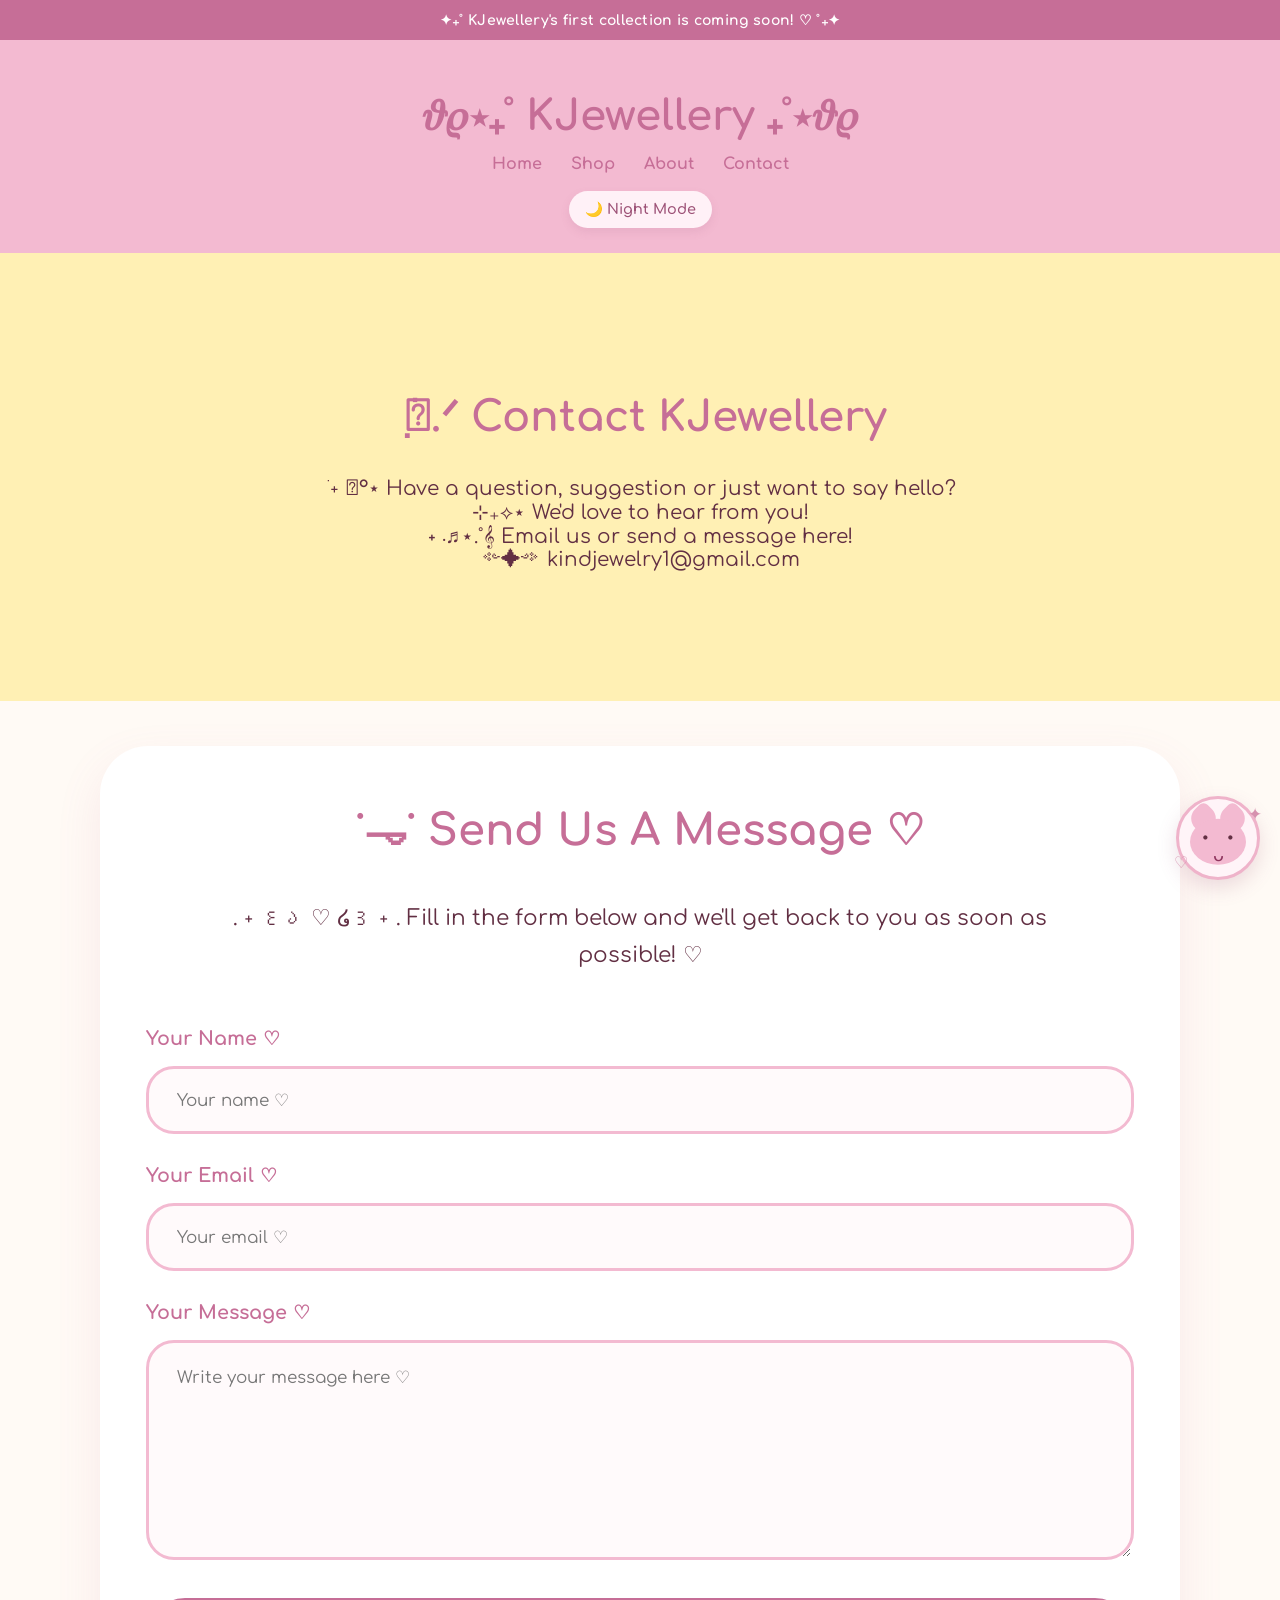
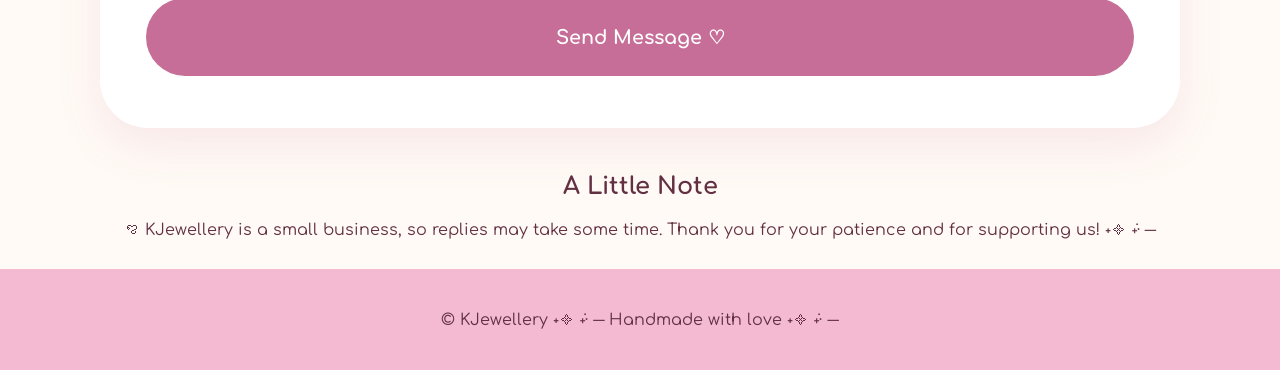
<file: contact.html>
<!DOCTYPE html>
<html lang="en">

<head>

    <link rel="preconnect" href="https://fonts.googleapis.com">
    <link rel="preconnect" href="https://fonts.gstatic.com" crossorigin>

    <link
        href="https://fonts.googleapis.com/css2?family=Comfortaa:wght@400;500;600;700&display=swap"
        rel="stylesheet"
    >

    <meta charset="UTF-8">
    <meta name="viewport" content="width=device-width, initial-scale=1.0">

    <title>⋆✴︎˚｡⋆ Contact KJewellery ♡</title>

    <link rel="icon" type="image/png" href="logo.png">
    <link rel="stylesheet" href="style.css">

</head>


<body id="top">


    <!-- =========================
         ANNOUNCEMENT
         ========================= -->

    <div class="announcement-banner">

        ✦₊˚ KJewellery's first collection is coming soon! ♡ ˚₊✦

    </div>


    <!-- =========================
         HEADER
         ========================= -->

    <header>

        <h1>
            𝜗𝜚⋆₊˚ KJewellery ₊˚⋆𝜗𝜚
        </h1>


        <nav>

            <a href="index.html">
                Home
            </a>

            <a href="shop.html">
                Shop
            </a>

            <a href="about.html">
                About
            </a>

            <a href="contact.html">
                Contact
            </a>

            

            

            
            
        </nav>
        <BR>

        <!-- NIGHT MODE -->

        <button
            id="themeToggle"
            class="theme-toggle"
            type="button"
        >
            🌙 Night Mode
        </button>

    </header>


    <!-- =========================
         MAIN
         ========================= -->

    <main>


        <!-- =========================
             CONTACT HERO
             ========================= -->

        <section class="hero">

            <h2>
                ִ ࣪𖤐.ᐟ Contact KJewellery
            </h2>

            <p>

                ࣪ ˖ 𖦹°⋆ Have a question, suggestion
                or just want to say hello?

                <br>

                ⊹₊⟡⋆ We'd love to hear from you!

                <br>

                ˖ ܁♬⋆.˚𝄞 Email us or send a message here!

                <br>

                ༻✦༺ kindjewelry1@gmail.com

            </p>

        </section>


        <!-- =========================
             CONTACT FORM
             ========================= -->

        <!--
             CONTACT FORM
             Styled to match the KJewellery review form:
             stacked fields, soft pink borders, rounded card,
             and a full-width pink submit button.
        -->
        <section class="contact-section contact-form-card">

            <style>
                /* =========================
                   KJEWELLERY CONTACT FORM
                   Review-form style
                   ========================= */

                .contact-form-card {
                    width: min(100% - 32px, 1080px);
                    margin: 45px auto;
                    padding: 58px 46px 52px;
                    box-sizing: border-box;
                    background: #ffffff;
                    border-radius: 48px;
                    box-shadow: 0 18px 45px rgba(198, 110, 151, 0.12);
                    text-align: center;
                }

                .contact-form-card h2 {
                    margin: 0 0 42px;
                    color: #c66e97;
                    font-size: clamp(2rem, 4vw, 2.7rem);
                    line-height: 1.25;
                }

                .contact-form-card > p {
                    margin: 0 auto 54px;
                    color: #622f43;
                    font-size: clamp(1rem, 2vw, 1.35rem);
                    line-height: 1.7;
                    max-width: 900px;
                }

                .contact-form-card form {
                    display: flex;
                    flex-direction: column;
                    gap: 0;
                    width: 100%;
                    max-width: 100%;
                    margin: 0;
                    text-align: left;
                }

                .contact-form-card form label {
                    display: block;
                    margin: 0 0 14px;
                    color: #c66e97;
                    font-size: 1.2rem;
                    font-weight: 700;
                    line-height: 1.3;
                }

                .contact-form-card form input,
                .contact-form-card form textarea {
                    width: 100%;
                    box-sizing: border-box;
                    border: 3px solid #f3bad1;
                    border-radius: 28px;
                    background: #fffafb;
                    color: #622f43;
                    font-family: "Comfortaa", sans-serif;
                    font-size: 1.05rem;
                    outline: none;
                    transition: border-color 0.2s ease, box-shadow 0.2s ease;
                }

                .contact-form-card form input {
                    min-height: 68px;
                    padding: 16px 28px;
                    margin: 0 0 30px;
                }

                .contact-form-card form textarea {
                    min-height: 220px;
                    padding: 22px 28px;
                    margin: 0 0 38px;
                    resize: vertical;
                    line-height: 1.5;
                }

                .contact-form-card form input::placeholder,
                .contact-form-card form textarea::placeholder {
                    color: #777777;
                    opacity: 1;
                }

                .contact-form-card form input:focus,
                .contact-form-card form textarea:focus {
                    border-color: #d691ae;
                    box-shadow: 0 0 0 4px rgba(243, 186, 209, 0.28);
                }

                .contact-form-card form button {
                    width: 100%;
                    min-height: 78px;
                    padding: 18px 28px;
                    border: none;
                    border-radius: 40px;
                    background: #c66e97;
                    color: #ffffff;
                    font-family: "Comfortaa", sans-serif;
                    font-size: 1.2rem;
                    font-weight: 700;
                    cursor: pointer;
                    transition: transform 0.2s ease, background 0.2s ease, box-shadow 0.2s ease;
                }

                .contact-form-card form button:hover {
                    background: #d691ae;
                    transform: translateY(-2px);
                    box-shadow: 0 8px 20px rgba(198, 110, 151, 0.22);
                }

                .contact-form-card form button:active {
                    transform: translateY(0);
                }

                @media (max-width: 700px) {
                    .contact-form-card {
                        width: min(100% - 20px, 1080px);
                        margin: 30px auto;
                        padding: 38px 22px 34px;
                        border-radius: 32px;
                    }

                    .contact-form-card h2 {
                        margin-bottom: 28px;
                    }

                    .contact-form-card > p {
                        margin-bottom: 36px;
                    }

                    .contact-form-card form label {
                        font-size: 1.05rem;
                    }

                    .contact-form-card form input,
                    .contact-form-card form textarea {
                        border-radius: 22px;
                    }

                    .contact-form-card form input {
                        min-height: 62px;
                        padding: 14px 20px;
                        margin-bottom: 24px;
                    }

                    .contact-form-card form textarea {
                        min-height: 190px;
                        padding: 18px 20px;
                        margin-bottom: 30px;
                    }

                    .contact-form-card form button {
                        min-height: 68px;
                        font-size: 1.05rem;
                    }
                }
            </style>

            <h2>
                ˙𐃷˙ Send Us A Message ♡
            </h2>

            <p>
                . ˖ ꒰𑁬 ♡ ໒꒱ ˖ .
                Fill in the form below and we'll get back to you as soon as possible! ♡
            </p>

            <form
                action="https://formspree.io/f/myeglgww"
                method="POST"
            >

                <label for="name">
                    Your Name ♡
                </label>

                <input
                    type="text"
                    id="name"
                    name="name"
                    placeholder="Your name ♡"
                    required
                >

                <label for="email">
                    Your Email ♡
                </label>

                <input
                    type="email"
                    id="email"
                    name="email"
                    placeholder="Your email ♡"
                    required
                >

                <label for="message">
                    Your Message ♡
                </label>

                <textarea
                    id="message"
                    name="message"
                    rows="6"
                    placeholder="Write your message here ♡"
                    required
                ></textarea>

                <button type="submit">
                    Send Message ♡
                </button>

            </form>

        </section>


        <!-- =========================
             CONTACT NOTE
             ========================= -->

        <section class="contact-note">

            <h2>
                A Little Note
            </h2>


            <p>

                ꨄ︎ KJewellery is a small business,
                so replies may take some time.

                Thank you for your patience
                and for supporting us!

                ˖᯽ ݁˖· ─

            </p>

        </section>

    </main>


    <!-- =========================
         FOOTER
         ========================= -->

    <footer>

        <p>

            © KJewellery ˖᯽ ݁˖· ─
            Handmade with love
            ˖᯽ ݁˖· ─

        </p>

    </footer>


    <!-- =================================================
         NIGHT MODE
         ================================================= -->

    <script>

        const themeToggle =
            document.getElementById("themeToggle");


        if (
            localStorage.getItem("kjewelleryTheme")
            === "night"
        ) {

            document.body.classList.add(
                "night-mode"
            );

            themeToggle.textContent =
                "☀️ Day Mode";

        }


        themeToggle.addEventListener(
            "click",
            function () {

                document.body.classList.toggle(
                    "night-mode"
                );


                if (
                    document.body.classList.contains(
                        "night-mode"
                    )
                ) {

                    themeToggle.textContent =
                        "☀️ Day Mode";


                    localStorage.setItem(
                        "kjewelleryTheme",
                        "night"
                    );

                } else {

                    themeToggle.textContent =
                        "🌙 Night Mode";


                    localStorage.setItem(
                        "kjewelleryTheme",
                        "day"
                    );

                }

            }
        );

    </script>


    <!-- =================================================
         🐱 KJEWELLERY CAT MASCOT
         ================================================= -->

    <div
        class="floating-cat"
        aria-label="KJewellery cat mascot"
    >

        <div class="cat-ear cat-ear-left"></div>

        <div class="cat-ear cat-ear-right"></div>


        <div class="cat-face">

            <span class="cat-eye">
                •
            </span>

            <span class="cat-eye">
                •
            </span>

            <span class="cat-mouth">
                ᴗ
            </span>

        </div>


        <span class="cat-sparkle sparkle-one">
            ✦
        </span>

        <span class="cat-sparkle sparkle-two">
            ♡
        </span>

    </div>


    <!-- =================================================
         🐱 CAT SPEECH BUBBLE
         ================================================= -->

    <div
        id="catSpeechBubble"
        class="cat-speech-bubble"
    >
        ♡ Hi hi! Welcome to KJewellery! ♡
    </div>


    <!-- =================================================
         ✨ CAT EASTER EGG
         ================================================= -->

    <div
        id="catEasterEgg"
        class="cat-easter-egg"
    >

        ✦ You found my secret! ✦

        <br>

        ♡ You're Amazing! ♡

    </div>


    <!-- =================================================
         🐱 CAT DRAG + CLICK
         ================================================= -->

    <script>

        const mascot =
            document.querySelector(".floating-cat");

        const bubble =
            document.getElementById("catSpeechBubble");

        const secret =
            document.getElementById("catEasterEgg");


        let clicks = 0;

        let isDragging = false;

        let offsetX = 0;

        let offsetY = 0;

        let movedDuringDrag = false;


        const messages = [

            "♡ Hi hi! Welcome to KJewellery! ♡",

            "🎀 Have you seen the jewellery yet?",

            "✦ Have you played the bakery game?",

            "♡ Something pretty is coming soon...",

            "🐱 Meow! Thanks for visiting!",

            "˚₊‧ You're part of the KJewellery family! ‧₊˚"

        ];


        /* =========================
           START DRAGGING
           ========================= */

        mascot.addEventListener(
            "pointerdown",
            function (event) {

                event.preventDefault();

                isDragging = true;

                movedDuringDrag = false;


                const rect =
                    mascot.getBoundingClientRect();


                offsetX =
                    event.clientX - rect.left;

                offsetY =
                    event.clientY - rect.top;


                mascot.style.left =
                    rect.left + "px";

                mascot.style.top =
                    rect.top + "px";

                mascot.style.right =
                    "auto";

                mascot.style.bottom =
                    "auto";


                mascot.style.cursor =
                    "grabbing";


                mascot.setPointerCapture(
                    event.pointerId
                );

            }
        );


        /* =========================
           MOVE CAT
           ========================= */

        mascot.addEventListener(
            "pointermove",
            function (event) {

                if (!isDragging) {
                    return;
                }


                movedDuringDrag = true;


                let x =
                    event.clientX - offsetX;

                let y =
                    event.clientY - offsetY;


                const maxX =
                    window.innerWidth -
                    mascot.offsetWidth;


                const maxY =
                    window.innerHeight -
                    mascot.offsetHeight;


                x = Math.max(
                    0,
                    Math.min(x, maxX)
                );


                y = Math.max(
                    0,
                    Math.min(y, maxY)
                );


                mascot.style.left =
                    x + "px";

                mascot.style.top =
                    y + "px";

            }
        );


        /* =========================
           STOP DRAGGING
           ========================= */

        mascot.addEventListener(
            "pointerup",
            function (event) {

                isDragging = false;

                mascot.style.cursor =
                    "grab";


                try {

                    mascot.releasePointerCapture(
                        event.pointerId
                    );

                } catch (error) {}

            }
        );


        mascot.addEventListener(
            "pointercancel",
            function () {

                isDragging = false;

                mascot.style.cursor =
                    "grab";

            }
        );


        /* =========================
           CAT CLICK
           ========================= */

        mascot.addEventListener(
            "click",
            function (event) {

                event.stopPropagation();


                /*
                   If the cat was dragged,
                   don't count it as a click.
                */

                if (movedDuringDrag) {

                    movedDuringDrag = false;

                    return;

                }


                clicks++;


                const message =
                    messages[
                        Math.floor(
                            Math.random() *
                            messages.length
                        )
                    ];


                bubble.textContent =
                    message;


                bubble.classList.add(
                    "show"
                );


                setTimeout(
                    function () {

                        bubble.classList.remove(
                            "show"
                        );

                    },
                    3000
                );


                /* SECRET AFTER 5 CLICKS */

                if (clicks === 5) {

                    bubble.classList.remove(
                        "show"
                    );


                    secret.classList.add(
                        "show"
                    );


                    setTimeout(
                        function () {

                            secret.classList.remove(
                                "show"
                            );

                        },
                        4500
                    );


                    clicks = 0;

                }

            }
        );

    </script>


    <!-- =================================================
         ✨ KJEWELLERY SPARKLE TRAIL
         ================================================= -->

    <div
        id="sparkle-trail-container"
    ></div>


    <script>

        document.addEventListener(
            "DOMContentLoaded",
            function () {

                let lastSparkle = 0;


                document.addEventListener(
                    "mousemove",
                    function (event) {

                        const now =
                            Date.now();


                        if (
                            now - lastSparkle < 80
                        ) {

                            return;

                        }


                        lastSparkle = now;


                        const sparkle =
                            document.createElement(
                                "span"
                            );


                        sparkle.className =
                            "kj-sparkle";


                        const shapes = [

                            "✦",

                            "✧",

                            "♡",

                            "⋆"

                        ];


                        sparkle.textContent =
                            shapes[
                                Math.floor(
                                    Math.random() *
                                    shapes.length
                                )
                            ];


                        sparkle.style.left =
                            event.clientX + "px";


                        sparkle.style.top =
                            event.clientY + "px";


                        document.body.appendChild(
                            sparkle
                        );


                        setTimeout(
                            function () {

                                sparkle.remove();

                            },
                            700
                        );

                    }
                );

            }
        );

    </script>


</body>

</html>
</file>
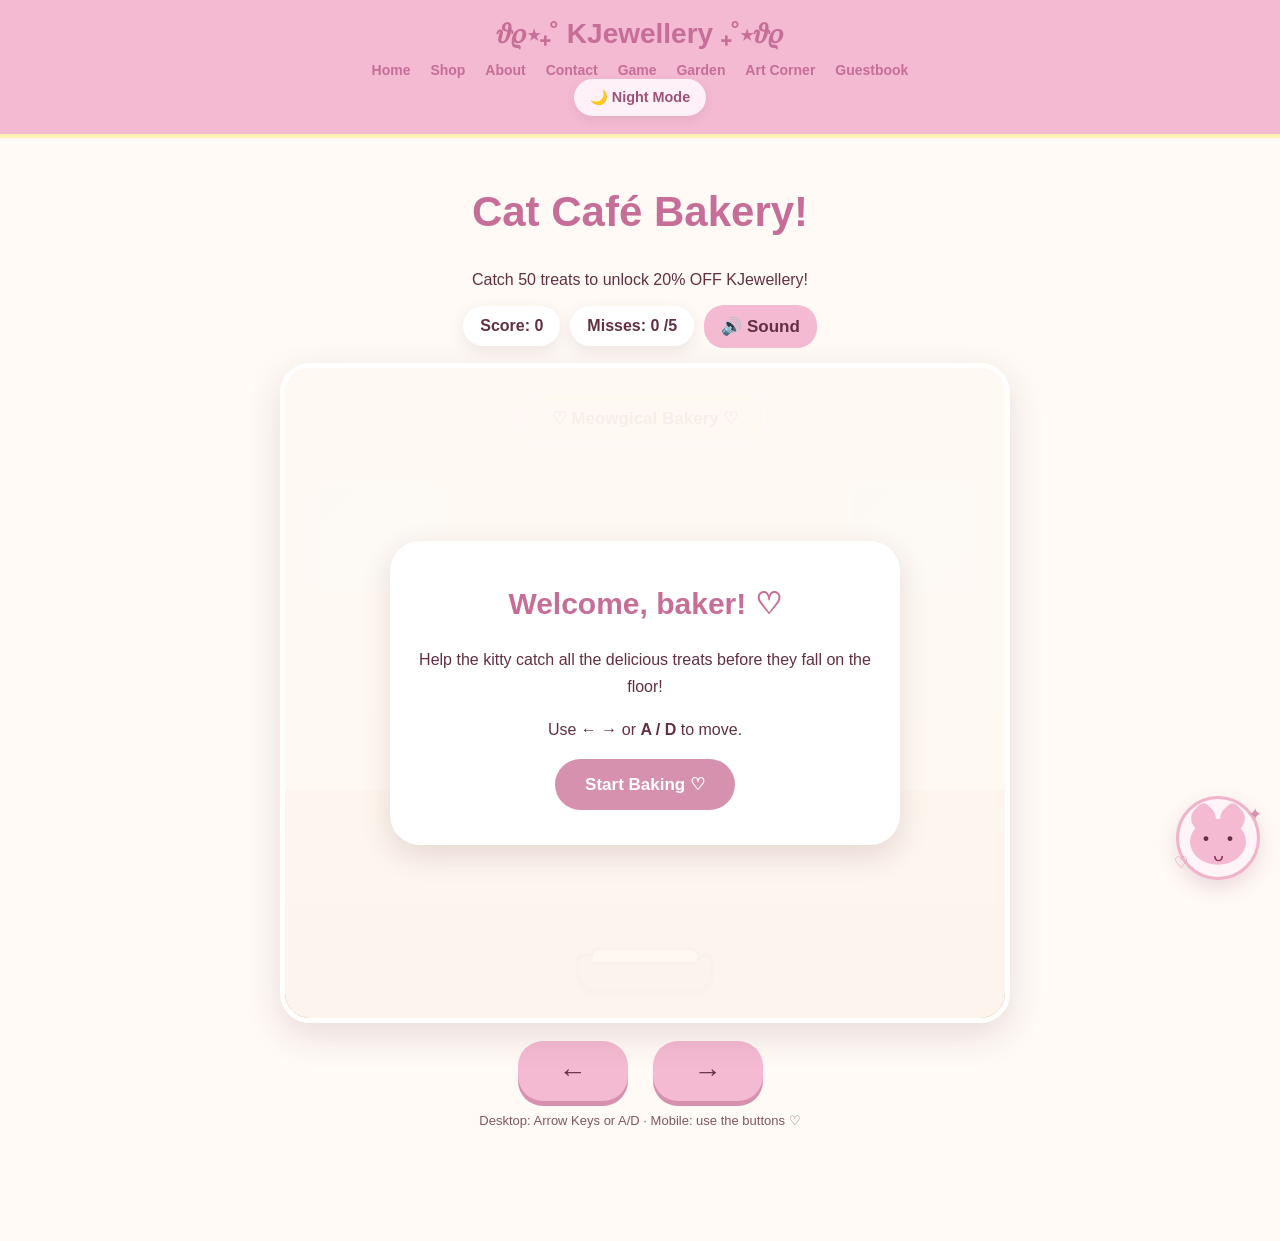
<file: game.html>
<!DOCTYPE html>
<html lang="en">

<head>

    <meta charset="UTF-8">

    <meta
        name="viewport"
        content="width=device-width, initial-scale=1.0"
    >

    <title>KJewellery Cat Bakery</title>

    <link
        rel="icon"
        type="image/png"
        href="logo.png"
    >

    <link
        rel="stylesheet"
        href="style.css"
    >

    <style>

        /* =========================================
           MOBILE SCROLL FIX
           ========================================= */

        html,
        body {
            min-height: 100%;
            height: auto;
            overflow-x: hidden;
            overflow-y: auto;
        }


        body {
            touch-action: pan-y;
        }


        /* The game itself still prevents accidental
           page movement while actually playing. */

        #game {
            touch-action: none;
        }


        .game-page {
            min-height: auto;
            padding-bottom: 100px;
        }


        /* Make sure mobile controls don't block
           normal scrolling. */

        .mobile-controls {
            touch-action: manipulation;
        }


        /* =========================================
           MOBILE GAME SIZE
           ========================================= */

        @media (max-width: 600px) {

            .game-page {
                width: 100%;
                padding-left: 12px;
                padding-right: 12px;
                padding-bottom: 120px;
            }

            #game {
                height: 520px;
                min-height: 520px;
            }

            .game-instructions {
                padding-bottom: 30px;
            }

        }

    </style>

</head>


<body id="top">


    <!-- =========================================
         KJEWELLERY HEADER
         ========================================= -->

    <header class="site-header">

        <h1>
            𝜗𝜚⋆₊˚ KJewellery ₊˚⋆𝜗𝜚
        </h1>


        <nav>

            <a href="index.html">
                Home
            </a>

            <a href="shop.html">
                Shop
            </a>

            <a href="about.html">
                About
            </a>

            <a href="contact.html">
                Contact
            </a>

            <a href="game.html">
                Game
            </a>

            <a href="garden.html">
                Garden
            </a>

            <a href="art.html">
                Art Corner
            </a>

            <a href="guestbook.html">
                Guestbook
            </a>

        </nav>


        <button
            id="themeToggle"
            class="theme-toggle"
            type="button"
        >
            🌙 Night Mode
        </button>

    </header>


    <!-- =========================================
         GAME
         ========================================= -->

    <main class="game-page">

        <h2 class="game-title">
            Cat Café Bakery!
        </h2>


        <p class="discount-hint">
            Catch 50 treats to unlock 20% OFF KJewellery!
        </p>


        <!-- GAME INFORMATION -->

        <div class="game-info">

            <div class="info-box">

                Score:
                <span id="score">
                    0
                </span>

            </div>


            <div class="info-box">

                Misses:
                <span id="misses">
                    0
                </span>/5

            </div>


            <button
                id="muteButton"
                class="sound-button"
                type="button"
            >
                🔊 Sound
            </button>

        </div>


        <!-- =========================================
             GAME AREA
             ========================================= -->

        <div id="game">


            <!-- Bakery sign -->

            <div class="bakery-sign">
                ♡ Meowgical Bakery ♡
            </div>


            <!-- Bakery windows -->

            <div class="bakery-window window-left"></div>

            <div class="bakery-window window-right"></div>


            <!-- Decorative cats -->

            <div class="bakery-cat cat-one"></div>

            <div class="bakery-cat cat-two"></div>

            <div class="bakery-cat cat-three"></div>


            <!-- Decorative bread -->

            <div class="bread-stack"></div>


            <!-- Oven -->

            <div class="oven"></div>


            <!-- Player tray -->

            <div id="tray"></div>


            <!-- =====================================
                 START SCREEN
                 ===================================== -->

            <div
                id="startScreen"
                class="game-overlay"
            >

                <div class="overlay-card">

                    <div class="big-cat"></div>


                    <h2>
                        Welcome, baker! ♡
                    </h2>


                    <p>
                        Help the kitty catch all the
                        delicious treats before they fall
                        on the floor!
                    </p>


                    <p>
                        Use
                        <strong>← →</strong>
                        or
                        <strong>A / D</strong>
                        to move.
                    </p>


                    <button
                        id="startButton"
                        class="main-game-button"
                        type="button"
                    >
                        Start Baking ♡
                    </button>

                </div>

            </div>


            <!-- =====================================
                 DISCOUNT SCREEN
                 ===================================== -->

            <div
                id="discountScreen"
                class="game-overlay"
                style="display: none;"
            >

                <div class="overlay-card discount-card">

                    <div class="big-cat"></div>


                    <h2>
                        Meowgical Milestone!
                    </h2>


                    <p>
                        You caught 50 tasty treats! ♡
                    </p>


                    <p>
                        You've unlocked:
                    </p>


                    <h3 class="discount-title">
                        50% OFF KJewellery!
                    </h3>


                    <div class="discount-code">
                        CATBAKERY50
                    </div>


                    <button
                        id="copyDiscountButton"
                        class="main-game-button"
                        type="button"
                    >
                        Copy Code ♡
                    </button>


                    <button
                        id="closeDiscountButton"
                        class="main-game-button"
                        type="button"
                    >
                        Keep Baking!
                    </button>


                    <p
                        id="copyMessage"
                        class="copy-message"
                    ></p>

                </div>

            </div>


            <!-- =====================================
                 GAME OVER SCREEN
                 ===================================== -->

            <div
                id="gameOverScreen"
                class="game-overlay"
                style="display: none;"
            >

                <div class="overlay-card">

                    <div class="big-cat"></div>


                    <h2>
                        Bakery closed! ♡
                    </h2>


                    <p>

                        You caught

                        <strong>

                            <span id="finalScore">
                                0
                            </span>

                        </strong>

                        tasty treats!

                    </p>


                    <button
                        id="restartButton"
                        class="main-game-button"
                        type="button"
                    >
                        Play Again ♡
                    </button>

                </div>

            </div>

        </div>


        <!-- =========================================
             MOBILE CONTROLS
             ========================================= -->

        <div class="mobile-controls">

            <button
                id="leftButton"
                class="control-button"
                type="button"
                aria-label="Move left"
            >
                ←
            </button>


            <button
                id="rightButton"
                class="control-button"
                type="button"
                aria-label="Move right"
            >
                →
            </button>

        </div>


        <p class="game-instructions">

            Desktop: Arrow Keys or A/D

            ·

            Mobile: use the buttons ♡

        </p>

    </main>


    <!-- =========================================
         BACKGROUND MUSIC
         ========================================= -->

    <audio
        id="backgroundMusic"
        src="lofi.mp3"
        loop
        preload="auto"
    ></audio>


    <!-- =========================================
         GAME JAVASCRIPT
         ========================================= -->

    <script>

        /* =========================================
           ELEMENTS
           ========================================= */

        const game =
            document.getElementById("game");

        const tray =
            document.getElementById("tray");

        const scoreDisplay =
            document.getElementById("score");

        const missesDisplay =
            document.getElementById("misses");

        const startScreen =
            document.getElementById("startScreen");

        const gameOverScreen =
            document.getElementById("gameOverScreen");

        const discountScreen =
            document.getElementById("discountScreen");

        const startButton =
            document.getElementById("startButton");

        const restartButton =
            document.getElementById("restartButton");

        const closeDiscountButton =
            document.getElementById(
                "closeDiscountButton"
            );

        const copyDiscountButton =
            document.getElementById(
                "copyDiscountButton"
            );

        const copyMessage =
            document.getElementById(
                "copyMessage"
            );

        const finalScore =
            document.getElementById(
                "finalScore"
            );

        const music =
            document.getElementById(
                "backgroundMusic"
            );

        const muteButton =
            document.getElementById(
                "muteButton"
            );

        const leftButton =
            document.getElementById(
                "leftButton"
            );

        const rightButton =
            document.getElementById(
                "rightButton"
            );


        /* =========================================
           GAME VARIABLES
           ========================================= */

        let score = 0;

        let misses = 0;

        const maximumMisses = 5;

        let gameRunning = false;

        let trayX = 50;

        let pastries = [];

        let lastTime = 0;

        let spawnTimer = 0;

        let spawnInterval = 1000;

        let moveLeft = false;

        let moveRight = false;

        let muted = false;

        let discountUnlocked = false;

        let animationFrame = null;


        /* =========================================
           PASTRY TYPES
           ========================================= */

        const pastryTypes = [

            "🥐",

            "🧁",

            "🍩",

            "🍪",

            "🍥",

            "🍰"

        ];


        /* =========================================
           SOUND
           ========================================= */

        let audioContext;


        function playSound(type) {

            if (muted) {
                return;
            }


            try {

                if (!audioContext) {

                    audioContext =
                        new (
                            window.AudioContext ||
                            window.webkitAudioContext
                        )();

                }


                if (
                    audioContext.state ===
                    "suspended"
                ) {

                    audioContext.resume();

                }


                const oscillator =
                    audioContext.createOscillator();

                const gain =
                    audioContext.createGain();


                oscillator.connect(gain);

                gain.connect(
                    audioContext.destination
                );


                if (type === "catch") {

                    oscillator.frequency.value =
                        650;

                } else {

                    oscillator.frequency.value =
                        180;

                }


                gain.gain.setValueAtTime(
                    0.08,
                    audioContext.currentTime
                );


                gain.gain.exponentialRampToValueAtTime(
                    0.001,
                    audioContext.currentTime + 0.15
                );


                oscillator.start();


                oscillator.stop(
                    audioContext.currentTime + 0.15
                );

            }

            catch (error) {

                console.log(
                    "Sound unavailable."
                );

            }

        }


        /* =========================================
           START GAME
           ========================================= */

        function startGame() {

            score = 0;

            misses = 0;

            pastries = [];

            trayX = 50;

            spawnTimer = 0;

            spawnInterval = 1000;

            discountUnlocked = false;

            scoreDisplay.textContent =
                score;

            missesDisplay.textContent =
                misses;

            tray.style.left =
                trayX + "%";

            gameRunning = true;

            startScreen.style.display =
                "none";

            gameOverScreen.style.display =
                "none";

            discountScreen.style.display =
                "none";

            copyMessage.textContent =
                "";


            /* Remove old pastries */

            const oldPastries =
                game.querySelectorAll(
                    ".pastry"
                );


            oldPastries.forEach(
                pastry => pastry.remove()
            );


            /* Cancel any previous loop */

            if (animationFrame) {

                cancelAnimationFrame(
                    animationFrame
                );

            }


            /* Start music */

            if (!muted) {

                music.volume = 0.25;

                music.play().catch(
                    function(error) {

                        console.log(
                            "Music could not play:",
                            error
                        );

                    }
                );

            }


            lastTime =
                performance.now();


            animationFrame =
                requestAnimationFrame(
                    gameLoop
                );

        }


        /* =========================================
           END GAME
           ========================================= */

        function endGame() {

            gameRunning = false;


            if (animationFrame) {

                cancelAnimationFrame(
                    animationFrame
                );

            }


            finalScore.textContent =
                score;


            gameOverScreen.style.display =
                "flex";


            music.pause();

        }


        /* =========================================
           DISCOUNT REWARD
           ========================================= */

        function unlockDiscount() {

            if (discountUnlocked) {
                return;
            }


            discountUnlocked = true;

            gameRunning = false;


            if (animationFrame) {

                cancelAnimationFrame(
                    animationFrame
                );

            }


            discountScreen.style.display =
                "flex";


            playSound("catch");

        }


        /* =========================================
           SPAWN PASTRY
           ========================================= */

        function spawnPastry() {

            if (!gameRunning) {
                return;
            }


            const pastryElement =
                document.createElement(
                    "div"
                );


            pastryElement.className =
                "pastry";


            pastryElement.textContent =
                pastryTypes[
                    Math.floor(
                        Math.random() *
                        pastryTypes.length
                    )
                ];


            const x =
                Math.random() * 88 + 6;


            pastryElement.style.left =
                x + "%";


            pastryElement.style.top =
                "-50px";


            game.appendChild(
                pastryElement
            );


            pastries.push({

                element:
                    pastryElement,

                x:
                    x,

                y:
                    -50,

                speed:
                    120 +
                    Math.min(
                        score * 3,
                        180
                    )

            });

        }


        /* =========================================
           COLLISION
           ========================================= */

        function checkCollision(
            pastry
        ) {

            const trayRect =
                tray.getBoundingClientRect();


            const pastryRect =
                pastry.element
                    .getBoundingClientRect();


            return (

                pastryRect.bottom >=
                    trayRect.top &&

                pastryRect.left <
                    trayRect.right &&

                pastryRect.right >
                    trayRect.left &&

                pastryRect.bottom <
                    trayRect.bottom + 45

            );

        }


        /* =========================================
           CATCH PASTRY
           ========================================= */

        function catchPastry(
            pastry
        ) {

            score++;

            scoreDisplay.textContent =
                score;


            playSound("catch");


            const rect =
                pastry.element
                    .getBoundingClientRect();


            const gameRect =
                game.getBoundingClientRect();


            const x =
                rect.left -
                gameRect.left;


            const y =
                rect.top -
                gameRect.top;


            /* Floating score */

            const scoreText =
                document.createElement(
                    "div"
                );


            scoreText.className =
                "float-score";


            scoreText.textContent =
                "+1 ♡";


            scoreText.style.left =
                x + "px";


            scoreText.style.top =
                y + "px";


            game.appendChild(
                scoreText
            );


            setTimeout(
                () => scoreText.remove(),
                800
            );


            /* Tray bounce */

            tray.classList.add(
                "tray-bounce"
            );


            setTimeout(
                () => {

                    tray.classList.remove(
                        "tray-bounce"
                    );

                },
                250
            );


            createParticles(
                x,
                y
            );


            pastry.element.remove();


            /* 50 treat reward */

            if (score >= 50) {

                unlockDiscount();

            }

        }


        /* =========================================
           PARTICLES
           ========================================= */

        function createParticles(
            x,
            y
        ) {

            for (
                let i = 0;
                i < 7;
                i++
            ) {

                const particle =
                    document.createElement(
                        "div"
                    );


                particle.className =
                    "particle";


                particle.style.left =
                    x + "px";


                particle.style.top =
                    y + "px";


                particle.style.setProperty(
                    "--x",
                    (
                        Math.random() *
                        80 -
                        40
                    ) + "px"
                );


                particle.style.setProperty(
                    "--y",
                    (
                        Math.random() *
                        80 -
                        40
                    ) + "px"
                );


                game.appendChild(
                    particle
                );


                setTimeout(
                    () =>
                        particle.remove(),
                    600
                );

            }

        }


        /* =========================================
           MISSED PASTRY
           ========================================= */

        function missPastry(
            pastry
        ) {

            misses++;

            missesDisplay.textContent =
                misses;


            playSound("miss");


            const rect =
                pastry.element
                    .getBoundingClientRect();


            const gameRect =
                game.getBoundingClientRect();


            const oops =
                document.createElement(
                    "div"
                );


            oops.className =
                "oops";


            oops.textContent =
                "Oops! ♡";


            oops.style.left =
                (
                    rect.left -
                    gameRect.left
                ) + "px";


            oops.style.top =
                (
                    rect.top -
                    gameRect.top
                ) + "px";


            game.appendChild(
                oops
            );


            setTimeout(
                () => oops.remove(),
                800
            );


            pastry.element.remove();


            if (
                misses >=
                maximumMisses
            ) {

                endGame();

            }

        }


        /* =========================================
           DIFFICULTY
           ========================================= */

        function updateDifficulty() {

            spawnInterval =
                Math.max(
                    400,
                    1000 -
                    score * 18
                );

        }


        /* =========================================
           TRAY MOVEMENT
           ========================================= */

        function moveTray(
            deltaTime
        ) {

            const speed = 55;


            if (moveLeft) {

                trayX -=
                    speed *
                    deltaTime /
                    1000;

            }


            if (moveRight) {

                trayX +=
                    speed *
                    deltaTime /
                    1000;

            }


            trayX =
                Math.max(
                    8,
                    Math.min(
                        92,
                        trayX
                    )
                );


            tray.style.left =
                trayX + "%";

        }


        /* =========================================
           GAME LOOP
           ========================================= */

        function gameLoop(
            timestamp
        ) {

            if (!gameRunning) {
                return;
            }


            const deltaTime =
                timestamp -
                lastTime;


            lastTime =
                timestamp;


            moveTray(
                deltaTime
            );


            spawnTimer +=
                deltaTime;


            if (
                spawnTimer >=
                spawnInterval
            ) {

                spawnPastry();

                spawnTimer = 0;


                if (
                    score >= 10 &&
                    Math.random() < 0.2
                ) {

                    setTimeout(
                        function() {

                            if (gameRunning) {

                                spawnPastry();

                            }

                        },
                        250
                    );

                }

            }


            for (
                let i =
                    pastries.length - 1;
                i >= 0;
                i--
            ) {

                const pastry =
                    pastries[i];


                pastry.y +=
                    pastry.speed *
                    deltaTime /
                    1000;


                pastry.element.style.transform =
                    `translateY(${pastry.y}px)`;


                if (
                    checkCollision(
                        pastry
                    )
                ) {

                    catchPastry(
                        pastry
                    );


                    pastries.splice(
                        i,
                        1
                    );


                    updateDifficulty();

                }

                else if (
                    pastry.y >
                    game.clientHeight
                ) {

                    missPastry(
                        pastry
                    );


                    pastries.splice(
                        i,
                        1
                    );

                }

            }


            animationFrame =
                requestAnimationFrame(
                    gameLoop
                );

        }


        /* =========================================
           KEYBOARD CONTROLS
           ========================================= */

        document.addEventListener(
            "keydown",
            function(event) {

                const key =
                    event.key.toLowerCase();


                if (
                    event.key ===
                    "ArrowLeft" ||
                    key === "a"
                ) {

                    moveLeft = true;

                    event.preventDefault();

                }


                if (
                    event.key ===
                    "ArrowRight" ||
                    key === "d"
                ) {

                    moveRight = true;

                    event.preventDefault();

                }

            }
        );


        document.addEventListener(
            "keyup",
            function(event) {

                const key =
                    event.key.toLowerCase();


                if (
                    event.key ===
                    "ArrowLeft" ||
                    key === "a"
                ) {

                    moveLeft = false;

                }


                if (
                    event.key ===
                    "ArrowRight" ||
                    key === "d"
                ) {

                    moveRight = false;

                }

            }
        );


        /* =========================================
           MOBILE CONTROLS
           ========================================= */

        function holdButton(
            button,
            direction
        ) {

            button.addEventListener(
                "pointerdown",
                function(event) {

                    event.preventDefault();


                    if (
                        direction ===
                        "left"
                    ) {

                        moveLeft = true;

                    }

                    else {

                        moveRight = true;

                    }

                }
            );


            button.addEventListener(
                "pointerup",
                function() {

                    moveLeft = false;

                    moveRight = false;

                }
            );


            button.addEventListener(
                "pointerleave",
                function() {

                    moveLeft = false;

                    moveRight = false;

                }
            );


            button.addEventListener(
                "pointercancel",
                function() {

                    moveLeft = false;

                    moveRight = false;

                }
            );

        }


        holdButton(
            leftButton,
            "left"
        );


        holdButton(
            rightButton,
            "right"
        );


        /* =========================================
           MUTE BUTTON
           ========================================= */

        muteButton.addEventListener(
            "click",
            function() {

                muted = !muted;


                if (muted) {

                    music.pause();

                    muteButton.textContent =
                        "🔇 Muted";

                }

                else {

                    muteButton.textContent =
                        "🔊 Sound";


                    if (gameRunning) {

                        music.play().catch(
                            () => {}
                        );

                    }

                }

            }
        );


        /* =========================================
           GAME BUTTONS
           ========================================= */

        startButton.addEventListener(
            "click",
            startGame
        );


        restartButton.addEventListener(
            "click",
            startGame
        );


        /* =========================================
           DISCOUNT BUTTONS
           ========================================= */

        copyDiscountButton.addEventListener(
            "click",
            async function() {

                try {

                    await navigator.clipboard.writeText(
                        "CATBAKERY50"
                    );


                    copyMessage.textContent =
                        "Copied! ♡";

                }

                catch (error) {

                    copyMessage.textContent =
                        "Your code is: CATBAKERY50 ♡";

                }

            }
        );


        closeDiscountButton.addEventListener(
            "click",
            function() {

                discountScreen.style.display =
                    "none";


                gameRunning = true;


                lastTime =
                    performance.now();


                animationFrame =
                    requestAnimationFrame(
                        gameLoop
                    );

            }
        );

    </script>


    <!-- =========================================
         NIGHT MODE
         ========================================= -->

    <script>

        const themeToggle =
            document.getElementById(
                "themeToggle"
            );


        if (
            localStorage.getItem(
                "kjewelleryTheme"
            ) === "night"
        ) {

            document.body.classList.add(
                "night-mode"
            );


            themeToggle.textContent =
                "☀️ Day Mode";

        }


        if (themeToggle) {

            themeToggle.addEventListener(
                "click",
                function() {

                    document.body.classList.toggle(
                        "night-mode"
                    );


                    if (
                        document.body.classList.contains(
                            "night-mode"
                        )
                    ) {

                        themeToggle.textContent =
                            "☀️ Day Mode";


                        localStorage.setItem(
                            "kjewelleryTheme",
                            "night"
                        );

                    }

                    else {

                        themeToggle.textContent =
                            "🌙 Night Mode";


                        localStorage.setItem(
                            "kjewelleryTheme",
                            "day"
                        );

                    }

                }
            );

        }

    </script>


    <!-- =========================================
         🐱 KJEWELLERY FLOATING MASCOT
         ========================================= -->

    <div
        class="floating-cat"
        aria-label="Draggable KJewellery cat"
    >

        <div class="cat-ear cat-ear-left"></div>

        <div class="cat-ear cat-ear-right"></div>


        <div class="cat-face">

            <span class="cat-eye">
                •
            </span>

            <span class="cat-eye">
                •
            </span>

            <span class="cat-mouth">
                ᴗ
            </span>

        </div>


        <span class="cat-sparkle sparkle-one">
            ✦
        </span>


        <span class="cat-sparkle sparkle-two">
            ♡
        </span>

    </div>


    <!-- =========================================
         CAT SPEECH BUBBLE
         ========================================= -->

    <div
        id="catSpeechBubble"
        class="cat-speech-bubble"
    >
        ♡ Hi hi! Welcome to KJewellery! ♡
    </div>


    <!-- =========================================
         CAT EASTER EGG
         ========================================= -->

    <div
        id="catEasterEgg"
        class="cat-easter-egg"
    >

        ✦ You found my secret! ✦

        <br>

        ♡ You're Amazing! ♡

    </div>


    <!-- =========================================
         CAT JAVASCRIPT
         ========================================= -->

    <script>

        const mascot =
            document.querySelector(
                ".floating-cat"
            );


        const bubble =
            document.getElementById(
                "catSpeechBubble"
            );


        const secret =
            document.getElementById(
                "catEasterEgg"
            );


        let clicks = 0;


        const messages = [

            "♡ Hi hi! Welcome to KJewellery! ♡",

            "🎀 Have you seen the jewellery yet?",

            "✦ Have you played the bakery game?",

            "♡ Something pretty is coming soon...",

            "🐱 Meow! Thanks for visiting!",

            "˚₊‧ You're part of the KJewellery family! ‧₊˚"

        ];


        /* =========================================
           CAT CLICK
           ========================================= */

        if (mascot) {

            mascot.addEventListener(
                "click",
                function(event) {

                    event.stopPropagation();


                    clicks++;


                    const message =
                        messages[
                            Math.floor(
                                Math.random() *
                                messages.length
                            )
                        ];


                    bubble.textContent =
                        message;


                    bubble.classList.add(
                        "show"
                    );


                    setTimeout(
                        function() {

                            bubble.classList.remove(
                                "show"
                            );

                        },
                        3000
                    );


                    if (clicks === 5) {

                        bubble.classList.remove(
                            "show"
                        );


                        secret.classList.add(
                            "show"
                        );


                        setTimeout(
                            function() {

                                secret.classList.remove(
                                    "show"
                                );

                            },
                            4500
                        );


                        clicks = 0;

                    }

                }
            );

        }


        /* =========================================
           DRAGGABLE CAT
           ========================================= */

        let isDragging = false;

        let offsetX = 0;

        let offsetY = 0;


        if (mascot) {

            mascot.addEventListener(
                "pointerdown",
                function(event) {

                    isDragging = true;


                    const rect =
                        mascot.getBoundingClientRect();


                    offsetX =
                        event.clientX -
                        rect.left;


                    offsetY =
                        event.clientY -
                        rect.top;


                    mascot.setPointerCapture(
                        event.pointerId
                    );


                    mascot.style.left =
                        rect.left + "px";


                    mascot.style.top =
                        rect.top + "px";


                    mascot.style.right =
                        "auto";


                    mascot.style.bottom =
                        "auto";


                    mascot.style.cursor =
                        "grabbing";


                    event.preventDefault();

                }
            );


            mascot.addEventListener(
                "pointermove",
                function(event) {

                    if (!isDragging) {
                        return;
                    }


                    let x =
                        event.clientX -
                        offsetX;


                    let y =
                        event.clientY -
                        offsetY;


                    const maxX =
                        window.innerWidth -
                        mascot.offsetWidth;


                    const maxY =
                        window.innerHeight -
                        mascot.offsetHeight;


                    x =
                        Math.max(
                            0,
                            Math.min(
                                x,
                                maxX
                            )
                        );


                    y =
                        Math.max(
                            0,
                            Math.min(
                                y,
                                maxY
                            )
                        );


                    mascot.style.left =
                        x + "px";


                    mascot.style.top =
                        y + "px";

                }
            );


            mascot.addEventListener(
                "pointerup",
                function(event) {

                    isDragging = false;


                    mascot.style.cursor =
                        "grab";


                    try {

                        mascot.releasePointerCapture(
                            event.pointerId
                        );

                    }

                    catch (error) {}

                }
            );


            mascot.addEventListener(
                "pointercancel",
                function() {

                    isDragging = false;

                    mascot.style.cursor =
                        "grab";

                }
            );

        }

    </script>


    <!-- =========================================
         SPARKLE TRAIL
         ========================================= -->

    <script>

        document.addEventListener(
            "DOMContentLoaded",
            function() {

                let lastSparkle = 0;


                document.addEventListener(
                    "mousemove",
                    function(event) {

                        const now =
                            Date.now();


                        if (
                            now -
                            lastSparkle <
                            80
                        ) {

                            return;

                        }


                        lastSparkle =
                            now;


                        const sparkle =
                            document.createElement(
                                "span"
                            );


                        sparkle.className =
                            "kj-sparkle";


                        const shapes = [

                            "✦",

                            "✧",

                            "♡",

                            "⋆"

                        ];


                        sparkle.textContent =
                            shapes[
                                Math.floor(
                                    Math.random() *
                                    shapes.length
                                )
                            ];


                        sparkle.style.left =
                            event.clientX + "px";


                        sparkle.style.top =
                            event.clientY + "px";


                        document.body.appendChild(
                            sparkle
                        );


                        setTimeout(
                            function() {

                                sparkle.remove();

                            },
                            700
                        );

                    }
                );

            }
        );

    </script>


</body>

</html>
</file>
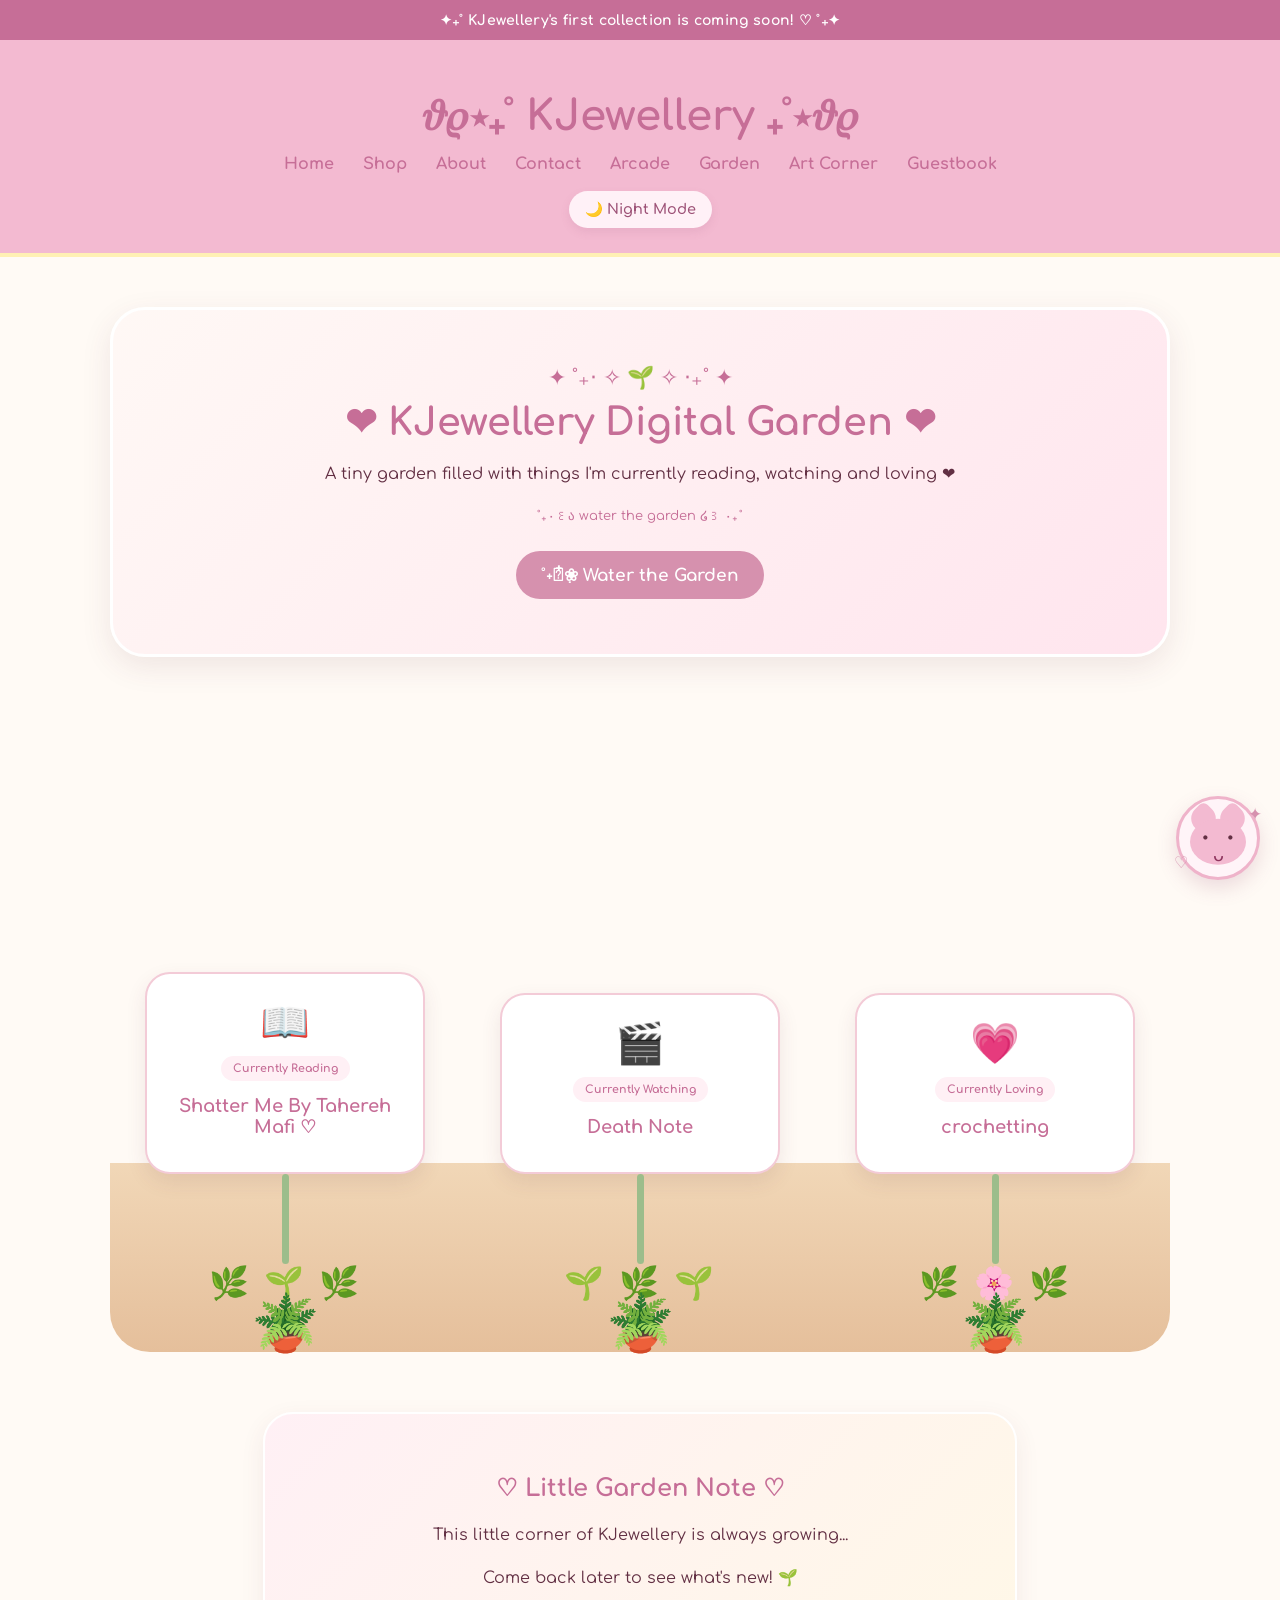
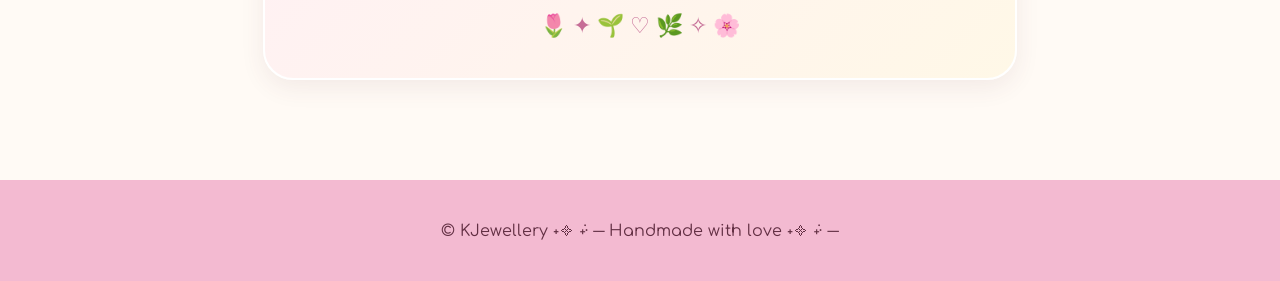
<file: garden.html>
<!DOCTYPE html>
<html lang="en">

<head>

    <meta charset="UTF-8">

    <meta
        name="viewport"
        content="width=device-width, initial-scale=1.0"
    >

    <title>KJewellery ♡ Digital Garden</title>

    <link
        rel="preconnect"
        href="https://fonts.googleapis.com"
    >

    <link
        rel="preconnect"
        href="https://fonts.gstatic.com"
        crossorigin
    >

    <link
        href="https://fonts.googleapis.com/css2?family=Comfortaa:wght@400;500;600;700&display=swap"
        rel="stylesheet"
    >

    <link
        rel="stylesheet"
        href="style.css"
    >

</head>

<body id="top">

    <!-- ANNOUNCEMENT BANNER -->

    <div class="announcement-banner">

        ✦₊˚ KJewellery's first collection is coming soon! ♡ ˚₊✦

    </div>


    <!-- HEADER -->

    <header>

        <h1>
            𝜗𝜚⋆₊˚ KJewellery ₊˚⋆𝜗𝜚
        </h1>


        <nav>

            <a href="index.html">
                Home
            </a>

            <a href="shop.html">
                Shop
            </a>

            <a href="about.html">
                About
            </a>

            <a href="contact.html">
                Contact
            </a>

            <a href="arcade.html">Arcade</a>
            <a href="garden.html">Garden</a>
             <a href="art.html">Art Corner</a>
             <a href="guestbook.html">
                Guestbook
            </a>

        </nav>
    </br>
    
        <button
            id="themeToggle"
            class="theme-toggle"
            type="button"
        >
            🌙 Night Mode
        </button>

    </header>


    <!-- 🌱 DIGITAL GARDEN -->

    <main class="garden-page">

        <section class="garden-hero">

            <div class="garden-sparkles">
                ✦ ˚₊‧ ✧ 🌱 ✧ ‧₊˚ ✦
            </div>

            <h2>
                ❤︎ KJewellery Digital Garden ❤︎
            </h2>

            <p>
                A tiny garden filled with things
                I'm currently reading, watching
                and loving ❤︎
            </p>

            <p class="garden-small-text">
                ˚₊‧꒰ა water the garden ໒꒱ ‧₊˚
            </p>

            <button
                id="waterGarden"
                class="water-button"
                type="button"
            >
                ˚˖𓍢ִ໋❀ Water the Garden
            </button>

        </section>


        <!--  GARDEN -->

        <section class="digital-garden">


            <!--  READING -->

            <div class="garden-plant reading-plant">

                <div class="plant-card">

                    <div class="plant-icon">
                        📖
                    </div>

                    <span class="plant-label">
                        Currently Reading
                    </span>

                    <h3>
                        Shatter Me By Tahereh Mafi ♡
                    </h3>

                    <p>
                       

                </div>

                <div class="plant-stem"></div>

                <div class="plant-leaves">
                    🌿 🌱 🌿
                </div>

                <div class="plant-pot">
                    🪴
                </div>

            </div>


            <!--  WATCHING -->

            <div class="garden-plant watching-plant">

                <div class="plant-card">

                    <div class="plant-icon">
                        🎬
                    </div>

                    <span class="plant-label">
                        Currently Watching
                    </span>

                    <h3>
                        Death Note
                    </h3>

                    <p>
                       
                    </p>

                </div>

                <div class="plant-stem"></div>

                <div class="plant-leaves">
                    🌱 🌿 🌱
                </div>

                <div class="plant-pot">
                    🪴
                </div>

            </div>


            <!--  LOVING -->

            <div class="garden-plant loving-plant">

                <div class="plant-card">

                    <div class="plant-icon">
                        💗
                    </div>

                    <span class="plant-label">
                        Currently Loving
                    </span>

                    <h3>
                        crochetting
                    </h3>

                    <p>
                        
                    </p>

                </div>

                <div class="plant-stem"></div>

                <div class="plant-leaves">
                    🌿 🌸 🌿
                </div>

                <div class="plant-pot">
                    🪴
                </div>

            </div>


        </section>


        <!--  LITTLE NOTE -->

        <section class="garden-note">

            <h2>
                ♡ Little Garden Note ♡
            </h2>

            <p>
                This little corner of KJewellery is
                always growing...
            </p>

            <p>
                Come back later to see what's new! 🌱
            </p>

            <div class="garden-decoration">
                🌷 ✦ 🌱 ♡ 🌿 ✧ 🌸
            </div>

        </section>

    </main>


    <!-- FOOTER -->

    <footer>

        <p>
            © KJewellery ˖᯽ ݁˖· ─ Handmade with love
            ˖᯽ ݁˖· ─
        </p>

    </footer>


    <!-- 🌙 NIGHT MODE -->

    <script>

        const themeToggle =
            document.getElementById("themeToggle");


        if (
            localStorage.getItem("kjewelleryTheme")
            === "night"
        ) {

            document.body.classList.add(
                "night-mode"
            );

            themeToggle.textContent =
                "☀️ Day Mode";

        }


        themeToggle.addEventListener(
            "click",
            function () {

                document.body.classList.toggle(
                    "night-mode"
                );


                if (
                    document.body.classList.contains(
                        "night-mode"
                    )
                ) {

                    themeToggle.textContent =
                        "☀️ Day Mode";

                    localStorage.setItem(
                        "kjewelleryTheme",
                        "night"
                    );

                } else {

                    themeToggle.textContent =
                        "🌙 Night Mode";

                    localStorage.setItem(
                        "kjewelleryTheme",
                        "day"
                    );

                }

            }
        );

    </script>


    <!-- ˚˖𓍢ִ໋❀ WATER THE GARDEN -->

    <script>

        const waterButton =
            document.getElementById("waterGarden");


        waterButton.addEventListener(
            "click",
            function () {

                document
                    .querySelectorAll(
                        ".garden-plant"
                    )
                    .forEach(function (plant) {

                        plant.classList.remove(
                            "garden-watered"
                        );

                        void plant.offsetWidth;

                        plant.classList.add(
                            "garden-watered"
                        );

                    });


                waterButton.textContent =
                    "˚˖𓍢ִ໋❀ The garden is happy! ♡";


                setTimeout(function () {

                    waterButton.textContent =
                        "💧 Water the Garden";

                }, 1800);

            }
        );

    </script>

<!-- 🐱 KJewellery cute draggable cat -->

<div
    class="floating-cat"
    aria-label="Draggable KJewellery cat"
>

    <div class="cat-ear cat-ear-left"></div>

    <div class="cat-ear cat-ear-right"></div>

    <div class="cat-face">

        <span class="cat-eye">•</span>

        <span class="cat-eye">•</span>

        <span class="cat-mouth">ᴗ</span>

    </div>

    <span class="cat-sparkle sparkle-one">
        ✦
    </span>

    <span class="cat-sparkle sparkle-two">
        ♡
    </span>

</div>


<!-- ✨ KJewellery cat speech bubble -->

<div
    id="catSpeechBubble"
    class="cat-speech-bubble"
>
    ♡ Hi hi! Welcome to KJewellery! ♡
</div>


<!-- ✨ Easter egg message -->

<div
    id="catEasterEgg"
    class="cat-easter-egg"
>
    ✦ You found my secret! ✦
    <br>
    ♡ You're Amazing! ♡
</div>


<script>

const mascot =
    document.querySelector(".floating-cat");

const bubble =
    document.getElementById("catSpeechBubble");

const secret =
    document.getElementById("catEasterEgg");

let clicks = 0;


const messages = [

    "♡ Hi hi! Welcome to KJewellery! ♡",

    "🎀 Have you seen the jewellery yet?",

    "✦ Have you played the bakery game?",

    "♡ Something pretty is coming soon...",

    "🐱 Meow! Thanks for visiting!",

    "˚₊‧ You're part of the KJewellery family! ‧₊˚"

];


if (mascot) {

    mascot.addEventListener(
        "click",
        function(event) {

            event.stopPropagation();

            clicks++;


            /* Random cat message */

            const message =
                messages[
                    Math.floor(
                        Math.random() *
                        messages.length
                    )
                ];


            bubble.textContent =
                message;


            bubble.classList.add("show");


            /* Hide after 3 seconds */

            setTimeout(
                function() {

                    bubble.classList.remove(
                        "show"
                    );

                },
                3000
            );


            /* Secret after 5 clicks */

            if (clicks === 5) {

                bubble.classList.remove(
                    "show"
                );


                secret.classList.add(
                    "show"
                );


                setTimeout(
                    function() {

                        secret.classList.remove(
                            "show"
                        );

                    },
                    4500
                );


                clicks = 0;

            }

        }
    );

}


/* =========================================
   DRAGGABLE CAT
   ========================================= */

let isDragging = false;

let offsetX = 0;

let offsetY = 0;


if (mascot) {

    mascot.addEventListener(
        "pointerdown",
        function(event) {

            isDragging = true;


            const rect =
                mascot.getBoundingClientRect();


            offsetX =
                event.clientX -
                rect.left;


            offsetY =
                event.clientY -
                rect.top;


            mascot.setPointerCapture(
                event.pointerId
            );


            mascot.style.left =
                rect.left + "px";


            mascot.style.top =
                rect.top + "px";


            mascot.style.right =
                "auto";


            mascot.style.bottom =
                "auto";


            mascot.style.cursor =
                "grabbing";


            event.preventDefault();

        }
    );


    mascot.addEventListener(
        "pointermove",
        function(event) {

            if (!isDragging) {
                return;
            }


            let x =
                event.clientX -
                offsetX;


            let y =
                event.clientY -
                offsetY;


            const maxX =
                window.innerWidth -
                mascot.offsetWidth;


            const maxY =
                window.innerHeight -
                mascot.offsetHeight;


            x =
                Math.max(
                    0,
                    Math.min(
                        x,
                        maxX
                    )
                );


            y =
                Math.max(
                    0,
                    Math.min(
                        y,
                        maxY
                    )
                );


            mascot.style.left =
                x + "px";


            mascot.style.top =
                y + "px";

        }
    );


    mascot.addEventListener(
        "pointerup",
        function(event) {

            isDragging = false;

            mascot.style.cursor =
                "grab";


            try {

                mascot.releasePointerCapture(
                    event.pointerId
                );

            } catch (error) {}

        }
    );


    mascot.addEventListener(
        "pointercancel",
        function() {

            isDragging = false;

            mascot.style.cursor =
                "grab";

        }
    );

}

</script>

</body>

</html>
</file>
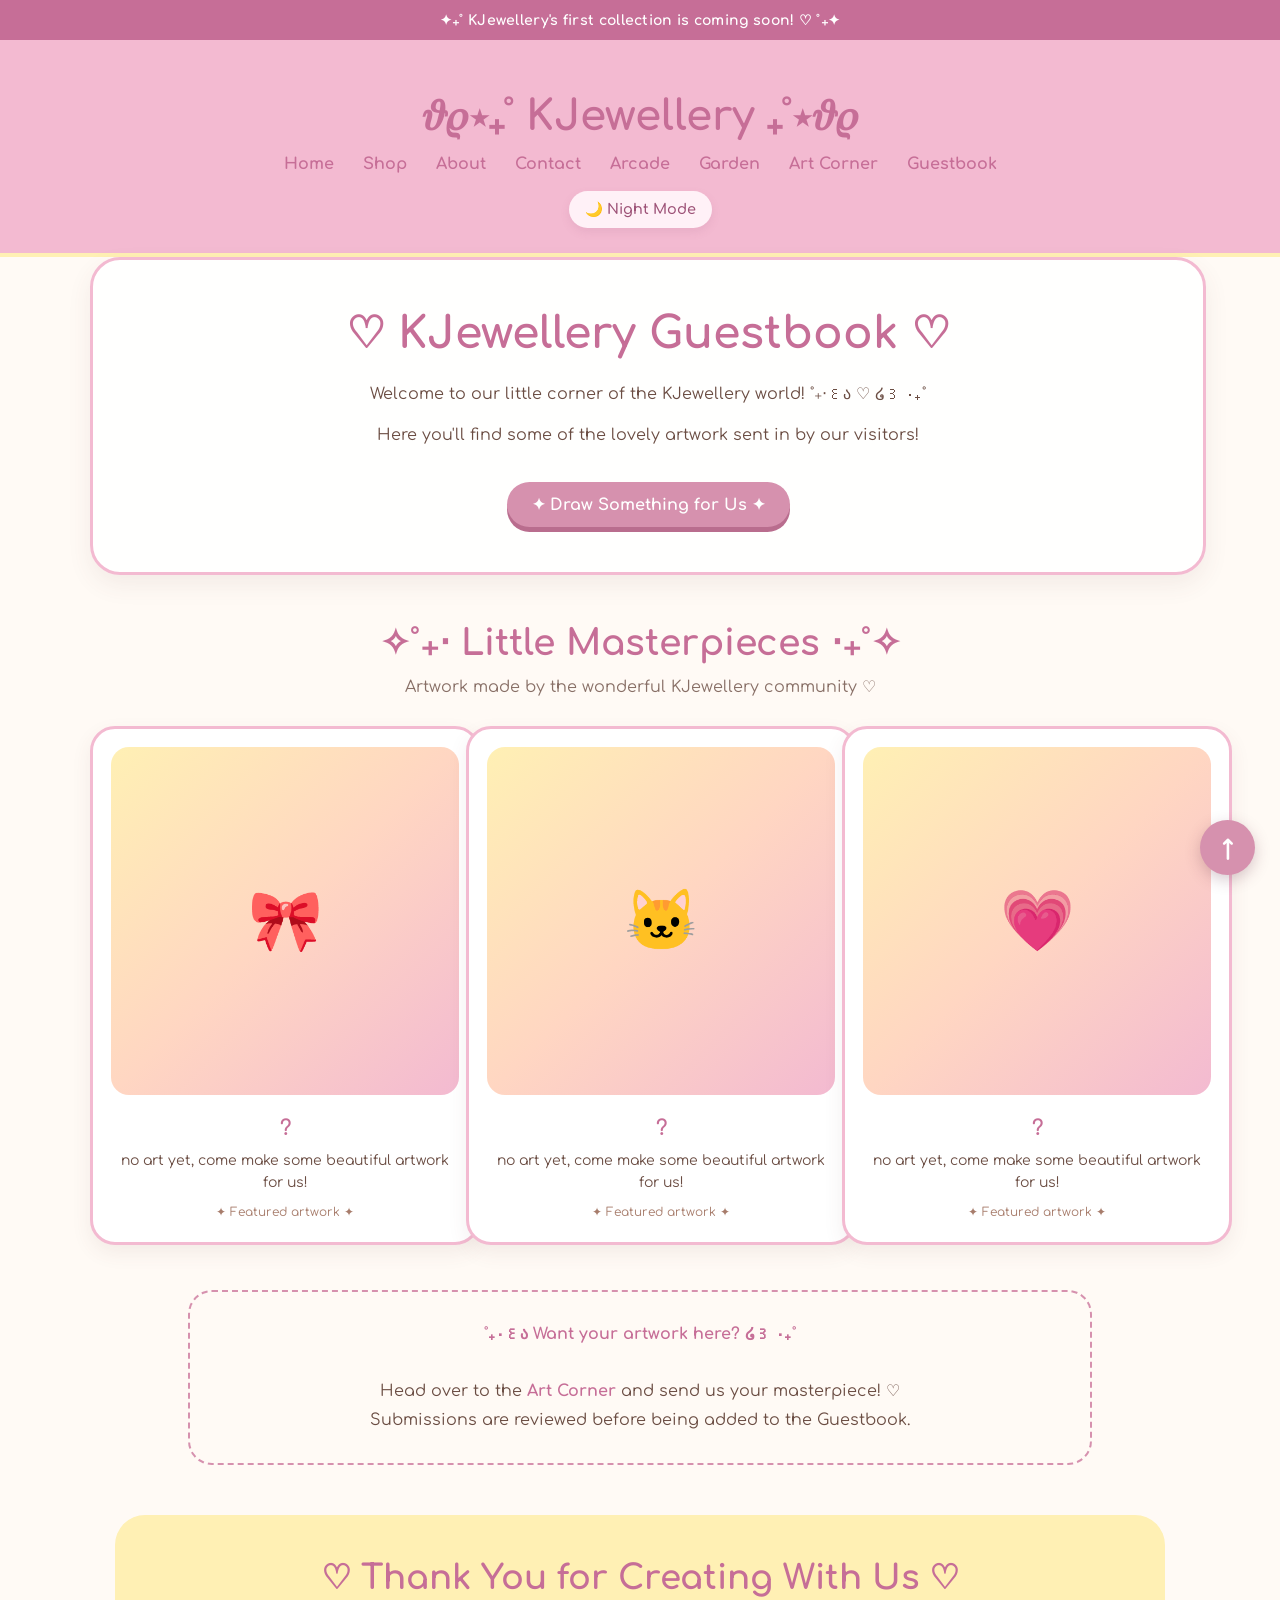
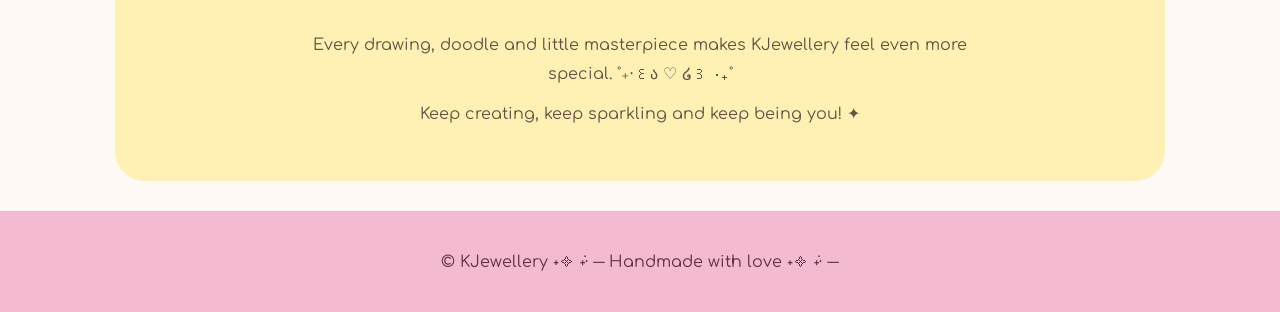
<file: guestbook.html>
<!DOCTYPE html>
<html lang="en">

<head>

    <meta charset="UTF-8">

    <meta
        name="viewport"
        content="width=device-width, initial-scale=1.0"
    >

    <title>♡ KJewellery Guestbook ♡</title>

    <link rel="preconnect" href="https://fonts.googleapis.com">
    <link
        rel="preconnect"
        href="https://fonts.gstatic.com"
        crossorigin
    >

    <link
        href="https://fonts.googleapis.com/css2?family=Comfortaa:wght@400;500;600;700&display=swap"
        rel="stylesheet"
    >

    <link
        rel="icon"
        type="image/png"
        href="logo.png"
    >

    <link
        rel="stylesheet"
        href="style.css"
    >


    <style>

/* =========================================
   MOBILE HORIZONTAL SCROLL FIX
   ========================================= */

html,
body {
    max-width: 100%;
    overflow-x: hidden;
}

* {
    max-width: 100%;
}

.guestbook-page {
    width: 100%;
    max-width: 1100px;
    margin-left: auto;
    margin-right: auto;
}

.guestbook-hero,
.guestbook-note,
.guestbook-thanks,
.artwork-card {
    max-width: 100%;
}

.artwork-grid {
    width: 100%;
    min-width: 0;
}

@media (max-width: 600px) {

    body {
        overflow-x: hidden;
    }

    .guestbook-page {
        width: 100%;
        max-width: 100%;
        padding-left: 12px;
        padding-right: 12px;
        overflow-x: hidden;
    }

    .guestbook-hero {
        width: 100%;
        padding-left: 15px;
        padding-right: 15px;
    }

    .guestbook-hero h2 {
        font-size: 28px;
        line-height: 1.3;
        overflow-wrap: break-word;
    }

    .guestbook-title {
        width: 100%;
    }

    .guestbook-title h2 {
        font-size: 24px;
        line-height: 1.4;
        overflow-wrap: break-word;
    }

    .artwork-grid {
        width: 100%;
        grid-template-columns: minmax(0, 1fr);
        gap: 18px;
    }

    .artwork-card {
        width: 100%;
        min-width: 0;
    }

    .artwork-image,
    .artwork-placeholder {
        width: 100%;
        max-width: 100%;
    }

    .guestbook-note,
    .guestbook-thanks {
        width: 100%;
        max-width: 100%;
        overflow-wrap: break-word;
    }

}

        /* =====================================================
           GUESTBOOK PAGE
           ===================================================== */

        .guestbook-page html,
body {
    width: 100%;
    max-width: 100%;
    overflow-x: hidden;
}

.guestbook-page {
    width: 100%;
    max-width: 1100px;
    margin-left: auto;
    margin-right: auto;
}

.artwork-grid {
    width: 100%;
    min-width: 0;
}

.artwork-card {
    min-width: 0;
}

@media (max-width: 600px) {

    .guestbook-page {
        width: 100%;
        max-width: 100%;
        padding: 25px 12px 50px;
    }

    .guestbook-hero,
    .guestbook-note,
    .guestbook-thanks {
        width: 100%;
        max-width: 100%;
    }

    .artwork-grid {
        width: 100%;
        grid-template-columns: minmax(0, 1fr);
        gap: 18px;
    }

    .artwork-card {
        width: 100%;
        min-width: 0;
    }

    .artwork-image,
    .artwork-placeholder {
        width: 100%;
        max-width: 100%;
    }
}


        /* =====================================================
           HERO
           ===================================================== */

        .guestbook-hero {
            width: 100%;
            max-width: 1050px;
            margin: 0 auto 45px;

            padding: 45px 30px;

            text-align: center;

            background: rgba(255, 255, 255, 0.92);

            border: 3px solid #f3bad1;

            border-radius: 30px;

            box-shadow:
                0 10px 25px rgba(100, 70, 60, 0.08);

            overflow: visible;
        }


        .guestbook-hero h2 {
            display: block;

            width: 100%;
            max-width: 100%;

            margin: 0 auto 18px;
            padding: 0;

            color: #c66e97;

            font-family: "Comfortaa", sans-serif;

            font-size: clamp(28px, 5vw, 44px);

            font-weight: 700;

            line-height: 1.3;

            text-align: center;

            white-space: normal;

            overflow: visible;

            box-sizing: border-box;
        }


        .guestbook-hero p {
            max-width: 750px;

            margin: 12px auto;

            color: #6b4d43;

            line-height: 1.8;

            font-size: 16px;
        }


        .guestbook-button {
            display: inline-block;

            margin-top: 20px;

            padding: 13px 25px;

            background: #d691ae;

            color: white;

            border-radius: 30px;

            text-decoration: none;

            font-weight: bold;

            box-shadow:
                0 5px 0 #b96d8e;

            transition:
                transform 0.2s ease,
                background 0.2s ease;
        }


        .guestbook-button:hover {
            background: #c66e97;

            transform: translateY(-3px);
        }


        .guestbook-button:active {
            transform: translateY(2px);

            box-shadow:
                0 2px 0 #b96d8e;
        }


        /* =====================================================
           TITLE
           ===================================================== */

        .guestbook-title {
            width: 100%;

            text-align: center;

            margin: 45px auto 30px;
        }


        .guestbook-title h2 {
            margin: 0 0 10px;

            color: #c66e97;

            font-size: clamp(25px, 4vw, 36px);

            line-height: 1.3;
        }


        .guestbook-title p {
            margin: 0;

            color: #6b4d43;

            opacity: 0.8;
        }


        /* =====================================================
           ARTWORK GRID
           ===================================================== */

        .artwork-grid {
            width: 100%;

            display: grid;

            grid-template-columns:
                repeat(3, minmax(0, 1fr));

            gap: 28px;

            align-items: stretch;
        }


        /* =====================================================
           ARTWORK CARD
           ===================================================== */

        .artwork-card {
            width: 100%;
            min-width: 0;

            display: flex;

            flex-direction: column;

            background: white;

            border: 3px solid #f3bad1;

            border-radius: 25px;

            padding: 18px;

            box-shadow:
                0 8px 20px rgba(100, 70, 60, 0.08);

            transition:
                transform 0.2s ease,
                box-shadow 0.2s ease;

            overflow: hidden;
        }


        .artwork-card:hover {
            transform: translateY(-5px) rotate(-1deg);

            box-shadow:
                0 14px 28px rgba(100, 70, 60, 0.13);
        }


        /* =====================================================
           ARTWORK IMAGE / PLACEHOLDER
           ===================================================== */

        .artwork-image,
        .artwork-placeholder {
            width: 100%;

            aspect-ratio: 1 / 1;

            border-radius: 18px;

            display: flex;

            align-items: center;

            justify-content: center;

            box-sizing: border-box;
        }


        .artwork-placeholder {
            background:
                linear-gradient(
                    135deg,
                    #fff0b4 0%,
                    #ffd6c2 50%,
                    #f3bad1 100%
                );

            color: #c66e97;

            font-size: 60px;
        }


        .artwork-image {
            object-fit: cover;

            display: block;

            background:
                linear-gradient(
                    135deg,
                    #fff0b4,
                    #f3bad1
                );
        }


        /* =====================================================
           ARTWORK INFORMATION
           ===================================================== */

        .artwork-info {
            flex: 1;

            padding: 15px 5px 5px;

            text-align: center;
        }


        .artwork-info h3 {
            margin: 5px 0 8px;

            color: #c66e97;

            font-size: 21px;

            line-height: 1.3;
        }


        .artwork-info p {
            margin: 7px 0;

            color: #6b4d43;

            font-size: 14px;

            line-height: 1.6;
        }


        .artwork-date {
            display: block;

            margin-top: 10px;

            color: #a77c6b;

            font-size: 12px;
        }


        /* =====================================================
           SUBMISSION NOTE
           ===================================================== */

        .guestbook-note {
            width: 100%;
            max-width: 850px;

            margin: 45px auto;

            padding: 28px 25px;

            text-align: center;

            background: #fffaf5;

            border: 2px dashed #d691ae;

            border-radius: 24px;

            color: #6b4d43;

            line-height: 1.8;
        }


        .guestbook-note strong {
            color: #c66e97;
        }


        /* =====================================================
           THANK YOU
           ===================================================== */

        .guestbook-thanks {
            width: 100%;
            max-width: 1000px;

            margin: 50px auto 0;

            padding: 40px 25px;

            text-align: center;

            background: #fff0b4;

            border-radius: 30px;
        }


        .guestbook-thanks h2 {
            margin-top: 0;

            color: #c66e97;

            font-size: clamp(24px, 4vw, 34px);

            line-height: 1.4;
        }


        .guestbook-thanks p {
            max-width: 700px;

            margin: 12px auto;

            line-height: 1.8;

            color: #6b4d43;
        }


        /* =====================================================
           NIGHT MODE
           ===================================================== */

        body.night-mode .guestbook-hero,
        body.night-mode .artwork-card {
            background: #352a32;

            color: #ffe8f2;
        }


        body.night-mode .guestbook-hero p,
        body.night-mode .artwork-info p {
            color: #ffe8f2;
        }


        body.night-mode .guestbook-title p {
            color: #ffe8f2;
        }


        body.night-mode .guestbook-note {
            background: #30262d;

            color: #ffe8f2;
        }


        body.night-mode .guestbook-thanks {
            background: #5a4650;

            color: #fff0f6;
        }


        body.night-mode .guestbook-thanks p {
            color: #fff0f6;
        }


        /* =====================================================
           TABLET
           ===================================================== */

        @media (max-width: 900px) {

            .artwork-grid {
                grid-template-columns:
                    repeat(2, minmax(0, 1fr));
            }

        }


        /* =====================================================
           MOBILE
           ===================================================== */

        @media (max-width: 600px) {

            .guestbook-page {
                padding:
                    30px 12px 55px;
            }


            .guestbook-hero {
                padding:
                    32px 18px;
            }


            .guestbook-hero h2 {
                font-size: 28px;

                line-height: 1.35;
            }


            .guestbook-hero p {
                font-size: 14px;
            }


            .guestbook-title {
                margin-top: 35px;
            }


            .guestbook-title h2 {
                font-size: 26px;
            }


            .artwork-grid {
                grid-template-columns: 1fr;

                gap: 22px;
            }


            .artwork-card {
                padding: 15px;
            }


            .guestbook-note {
                padding:
                    23px 18px;

                font-size: 14px;
            }


            .guestbook-thanks {
                padding:
                    30px 18px;
            }

        }

    </style>

</head>


<body id="top">


    <!-- =====================================================
         ANNOUNCEMENT
         ===================================================== -->

    <div class="announcement-banner">
        ✦₊˚ KJewellery's first collection is coming soon! ♡ ˚₊✦
    </div>


    <!-- =====================================================
         HEADER
         ===================================================== -->

    <header>

        <h1>
            𝜗𝜚⋆₊˚ KJewellery ₊˚⋆𝜗𝜚
        </h1>


        <nav>

            <a href="index.html">
                Home
            </a>

            <a href="shop.html">
                Shop
            </a>

            <a href="about.html">
                About
            </a>

            <a href="contact.html">
                Contact
            </a>

            <a href="arcade.html">Arcade</a>

            <a href="garden.html">
                Garden
            </a>

            <a href="art.html">
                Art Corner
            </a>

            <a href="guestbook.html">
                Guestbook
            </a>

        </nav>
        <BR>

        <button
            id="themeToggle"
            class="theme-toggle"
            type="button"
        >
            🌙 Night Mode
        </button>

    </header>


    <!-- =====================================================
         MAIN
         ===================================================== -->

    <main class="guestbook-page">


        <!-- =================================================
             HERO
             ================================================= -->

        <section class="guestbook-hero">

            <h2>
                ♡ KJewellery Guestbook ♡
            </h2>


            <p>
                Welcome to our little corner of the
                KJewellery world! ˚₊‧꒰ა ♡ ໒꒱ ‧₊˚
            </p>


            <p>
                Here you'll find some of the lovely
                artwork sent in by our visitors!
            </p>


            <a
                href="art.html"
                class="guestbook-button"
            >
                ✦ Draw Something for Us ✦
            </a>

        </section>


        <!-- =================================================
             LITTLE MASTERPIECES TITLE
             ================================================= -->

        <section class="guestbook-title">

            <h2>
                ✧˚₊‧ Little Masterpieces ‧₊˚✧
            </h2>


            <p>
                Artwork made by the wonderful
                KJewellery community ♡
            </p>

        </section>


        <!-- =================================================
             ARTWORK
             ================================================= -->

        <section class="artwork-grid">


            <!-- ARTWORK 1 -->

            <article class="artwork-card">

                <div class="artwork-placeholder">
                    🎀
                </div>


                <div class="artwork-info">

                    <h3>
                        ?
                    </h3>


                    <p>
                        no art yet, come make some beautiful artwork for us!
                    </p>


                    <span class="artwork-date">
                        ✦ Featured artwork ✦
                    </span>

                </div>

            </article>


            <!-- ARTWORK 2 -->

            <article class="artwork-card">

                <div class="artwork-placeholder">
                    🐱
                </div>


                <div class="artwork-info">

                    <h3>
                         ?
                    </h3>


                    <p>
                        no art yet, come make some beautiful artwork for us!
                    </p>


                    <span class="artwork-date">
                        ✦ Featured artwork ✦
                    </span>

                </div>

            </article>


            <!-- ARTWORK 3 -->

            <article class="artwork-card">

                <div class="artwork-placeholder">
                    💗
                </div>


                <div class="artwork-info">

                    <h3>
                        ?
                    </h3>


                    <p>
                        no art yet, come make some beautiful artwork for us!
                    </p>


                    <span class="artwork-date">
                        ✦ Featured artwork ✦
                    </span>

                </div>

            </article>


        </section>


        <!-- =================================================
             SUBMISSION NOTE
             ================================================= -->

        <section class="guestbook-note">

            <strong>
                ˚₊‧꒰ა Want your artwork here? ໒꒱ ‧₊˚
            </strong>


            <br><br>


            Head over to the
            <strong>Art Corner</strong>
            and send us your masterpiece! ♡


            <br>


            Submissions are reviewed before being
            added to the Guestbook.

        </section>


        <!-- =================================================
             THANK YOU
             ================================================= -->

        <section class="guestbook-thanks">

            <h2>
                ♡ Thank You for Creating With Us ♡
            </h2>


            <p>
                Every drawing, doodle and little
                masterpiece makes KJewellery feel
                even more special. ˚₊‧꒰ა ♡ ໒꒱ ‧₊˚
            </p>


            <p>
                Keep creating, keep sparkling
                and keep being you! ✦
            </p>

        </section>


    </main>


    <!-- =====================================================
         FOOTER
         ===================================================== -->

    <footer>

        <p>
            © KJewellery ˖᯽ ݁˖· ─ Handmade with love
            ˖᯽ ݁˖· ─
        </p>

    </footer>


    <!-- =====================================================
         BACK TO TOP
         ===================================================== -->

    <a
        href="#top"
        class="back-to-top"
        aria-label="Back to top"
    >
        ↑
    </a>


    <!-- =====================================================
         NIGHT MODE
         ===================================================== -->

    <script>

        const themeToggle =
            document.getElementById("themeToggle");


        if (
            localStorage.getItem("kjewelleryTheme")
            === "night"
        ) {

            document.body.classList.add(
                "night-mode"
            );

            themeToggle.textContent =
                "☀️ Day Mode";

        }


        themeToggle.addEventListener(
            "click",
            function () {

                document.body.classList.toggle(
                    "night-mode"
                );


                if (
                    document.body.classList.contains(
                        "night-mode"
                    )
                ) {

                    themeToggle.textContent =
                        "☀️ Day Mode";

                    localStorage.setItem(
                        "kjewelleryTheme",
                        "night"
                    );

                } else {

                    themeToggle.textContent =
                        "🌙 Night Mode";

                    localStorage.setItem(
                        "kjewelleryTheme",
                        "day"
                    );

                }

            }
        );

    </script>


</body>

</html>
</file>
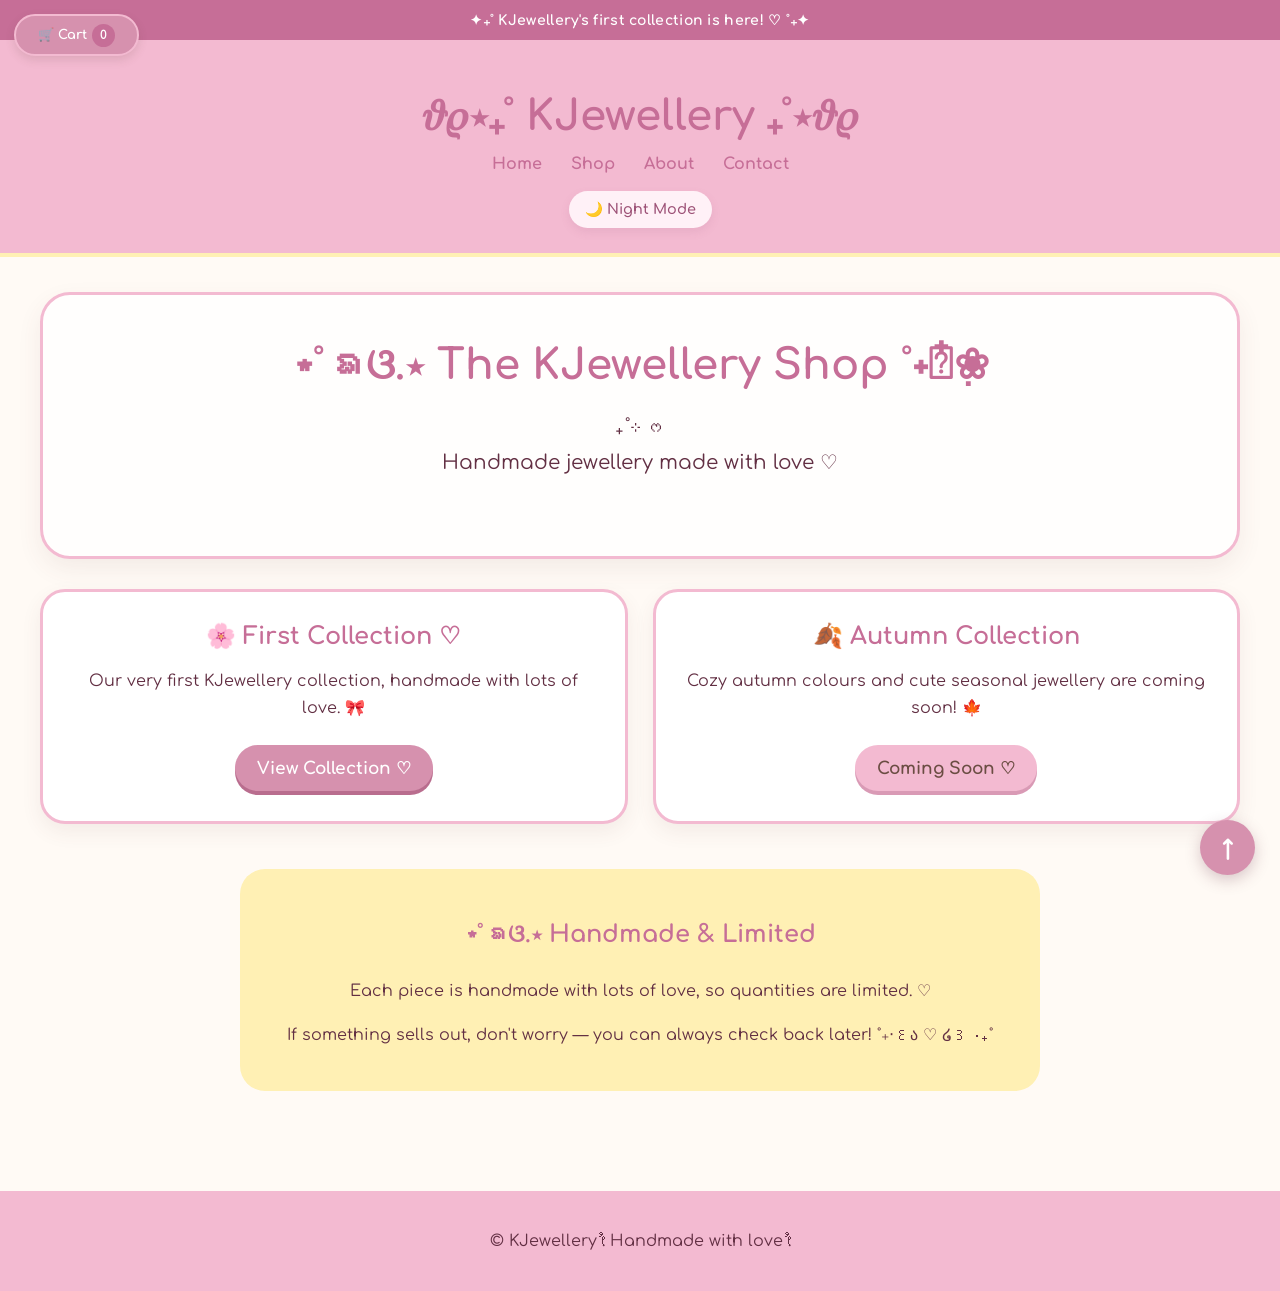
<file: shop.html>
<!DOCTYPE html>
<html lang="en">

<head>

    <meta charset="UTF-8">

    <meta
        name="viewport"
        content="width=device-width, initial-scale=1.0"
    >

    <title>Shop KJewellery ₊⟡⋆ ˙⋆✮ ⊹₊⟡</title>

    <link
        rel="icon"
        type="image/png"
        href="logo.png"
    >

    <link
        rel="preconnect"
        href="https://fonts.googleapis.com"
    >

    <link
        rel="preconnect"
        href="https://fonts.gstatic.com"
        crossorigin
    >

    <link
        href="https://fonts.googleapis.com/css2?family=Comfortaa:wght@400;500;600;700&display=swap"
        rel="stylesheet"
    >

    <link
        rel="stylesheet"
        href="style.css"
    >


    <style>

        /* =========================================
           SHOP PAGE
           ========================================= */

        .shop-page {
            max-width: 1200px;
            margin: 0 auto;
            padding: 35px 20px 70px;
        }


        /* =========================================
           CART BUTTON
           ========================================= */

        .cart-button {
            position: fixed;
            right: 20px;
            bottom: 20px;
            z-index: 1000;

            border: 3px solid #f3bad1;
            background: white;
            color: #6b4d43;

            padding: 13px 18px;
            border-radius: 30px;

            font-family: "Comfortaa", sans-serif;
            font-weight: bold;

            cursor: pointer;

            box-shadow:
                0 6px 18px rgba(100,70,60,0.15);

            transition: 0.2s ease;
        }


        .cart-button:hover {
            transform: translateY(-3px);
            background: #fff0f6;
        }


        .cart-count {
            display: inline-flex;
            align-items: center;
            justify-content: center;

            min-width: 23px;
            height: 23px;

            margin-left: 5px;

            background: #c66e97;
            color: white;

            border-radius: 50%;

            font-size: 12px;
        }


        /* =========================================
           HERO
           ========================================= */

        .hero {
            text-align: center;

            padding: 45px 20px;
            margin-bottom: 30px;

            background: rgba(255,255,255,0.82);

            border: 3px solid #f3bad1;
            border-radius: 30px;

            box-shadow:
                0 10px 25px rgba(100,70,60,0.08);
        }


        .hero h2 {
            margin: 0 0 15px;

            color: #c66e97;

            font-size:
                clamp(26px, 5vw, 42px);
        }


        .hero p {
            line-height: 1.8;
        }


        /* =========================================
           COLLECTIONS
           ========================================= */

        .collections {
            display: grid;

            grid-template-columns:
                repeat(
                    auto-fit,
                    minmax(300px, 1fr)
                );

            gap: 25px;

            margin-bottom: 35px;
        }


        .collection-card {
            background: white;

            border: 3px solid #f3bad1;
            border-radius: 25px;

            padding: 30px 25px;

            text-align: center;

            box-shadow:
                0 8px 20px rgba(100,70,60,0.08);

            transition: 0.2s ease;
        }


        .collection-card:hover {
            transform: translateY(-4px);

            box-shadow:
                0 12px 25px rgba(100,70,60,0.12);
        }


        .collection-card h2 {
            color: #c66e97;

            margin-top: 0;
            margin-bottom: 18px;
        }


        .collection-card p {
            line-height: 1.7;
            margin-bottom: 22px;
        }


        .collection-button {
            border: none;

            background: #d691ae;
            color: white;

            padding: 13px 22px;

            border-radius: 25px;

            font-family: "Comfortaa", sans-serif;
            font-weight: 700;

            cursor: pointer;

            box-shadow:
                0 4px 0 #b96d8e;

            transition: 0.15s ease;
        }


        .collection-button:hover {
            background: #c66e97;

            transform:
                translateY(-2px);
        }


        .collection-button:active {
            transform:
                translateY(2px);

            box-shadow:
                0 2px 0 #b96d8e;
        }


        .collection-button.coming-soon {
            background: #f3bad1;
            color: #6b4d43;

            cursor: default;

            box-shadow:
                0 4px 0 #d99ab5;
        }


        .collection-button.coming-soon:hover {
            background: #f3bad1;

            transform: none;
        }


        /* =========================================
           COLLECTION PRODUCTS AREA
           ========================================= */

        .collection-products {
            display: none;

            margin-top: 35px;
            margin-bottom: 35px;
        }


        .collection-products.show {
            display: block;
        }


        .collection-heading {
            text-align: center;

            color: #c66e97;

            margin-bottom: 25px;
        }


        .close-collection {
            display: block;

            margin: 25px auto 0;

            border: none;

            background: #f3bad1;
            color: #6b4d43;

            padding: 10px 18px;

            border-radius: 22px;

            font-family: "Comfortaa", sans-serif;
            font-weight: 700;

            cursor: pointer;
        }


        /* =========================================
           PRODUCTS
           ========================================= */

        .products {
            display: grid;

            grid-template-columns:
                repeat(
                    auto-fit,
                    minmax(240px, 1fr)
                );

            gap: 25px;
        }


        .product-card {
            background: white;

            border: 3px solid #f3bad1;
            border-radius: 25px;

            padding: 15px;

            text-align: center;

            box-shadow:
                0 8px 20px
                rgba(100,70,60,0.08);

            transition:
                transform 0.2s ease,
                box-shadow 0.2s ease;
        }


        .product-card:hover {
            transform:
                translateY(-5px);

            box-shadow:
                0 14px 28px
                rgba(100,70,60,0.13);
        }


        .product-image {
            width: 100%;

            aspect-ratio: 1 / 1;

            object-fit: cover;

            display: block;

            border-radius: 18px;

            margin-bottom: 12px;
        }


        .product-card h3 {
            color: #c66e97;

            font-size: 18px;

            line-height: 1.5;

            margin: 10px 0;
        }


        .product-card p {
            font-size: 14px;

            line-height: 1.6;
        }


        /* =========================================
           PRICE
           ========================================= */

        .product-price {
            display: block;

            margin: 12px 0 5px;

            color: #c66e97;

            font-size: 20px;

            font-weight: 700;
        }


        /* =========================================
           STOCK
           ========================================= */

        .stock-label {
            display: block;

            margin: 5px 0 12px;

            font-size: 13px;

            font-weight: 600;
        }


        .stock-available {
            color: #6b9b72;
        }


        .stock-low {
            color: #c98a52;
        }


        .stock-out {
            color: #b85c72;
        }


        /* =========================================
           ADD TO CART
           ========================================= */

        .add-cart-button {
            border: none;

            background: #d691ae;
            color: white;

            padding: 11px 18px;

            border-radius: 25px;

            font-family: "Comfortaa", sans-serif;
            font-weight: 700;

            cursor: pointer;

            box-shadow:
                0 4px 0 #b96d8e;

            transition: 0.15s ease;
        }


        .add-cart-button:hover {
            background: #c66e97;

            transform:
                translateY(-2px);
        }


        .add-cart-button:active {
            transform:
                translateY(2px);

            box-shadow:
                0 2px 0 #b96d8e;
        }


        .add-cart-button:disabled {
            background: #c8bfc2;

            box-shadow: none;

            cursor: not-allowed;

            transform: none;

            opacity: 0.8;
        }


        /* =========================================
           SHOP NOTE
           ========================================= */

        .shop-note {
            margin: 45px auto 0;

            max-width: 750px;

            padding: 25px;

            text-align: center;

            background: #fff0b4;

            border-radius: 25px;

            line-height: 1.8;
        }


        .shop-note h2 {
            color: #c66e97;
        }


        /* =========================================
           CART PANEL
           ========================================= */

        .cart-overlay {
            position: fixed;

            inset: 0;

            z-index: 2000;

            display: none;

            align-items: center;
            justify-content: center;

            padding: 20px;

            background:
                rgba(70,45,55,0.45);

            backdrop-filter:
                blur(4px);
        }


        .cart-overlay.show {
            display: flex;
        }


        .cart-panel {
            width: 100%;

            max-width: 500px;

            max-height: 85vh;

            overflow-y: auto;

            background: #fffaf5;

            border: 3px solid #f3bad1;

            border-radius: 28px;

            padding: 25px;

            box-shadow:
                0 15px 40px
                rgba(50,30,40,0.25);
        }


        .cart-panel h2 {
            margin-top: 0;

            color: #c66e97;

            text-align: center;
        }


        .close-cart {
            float: right;

            border: none;

            background: #f3bad1;

            color: #6b4d43;

            width: 32px;
            height: 32px;

            border-radius: 50%;

            cursor: pointer;

            font-size: 18px;

            font-weight: bold;
        }


        /* =========================================
           CART ITEMS
           ========================================= */

        .cart-item {
            display: flex;

            align-items: center;

            gap: 12px;

            padding: 14px 0;

            border-bottom:
                1px solid #f3bad1;
        }


        .cart-item-info {
            flex: 1;

            min-width: 0;
        }


        .cart-item-name {
            color: #c66e97;

            font-weight: 700;

            margin-bottom: 4px;
        }


        .cart-item-price {
            font-size: 13px;

            opacity: 0.75;
        }


        .quantity-controls {
            display: flex;

            align-items: center;

            gap: 7px;
        }


        .quantity-button {
            width: 29px;
            height: 29px;

            border: none;

            border-radius: 50%;

            background: #f3bad1;

            color: #6b4d43;

            cursor: pointer;

            font-weight: bold;
        }


        .quantity-button:disabled {
            opacity: 0.35;

            cursor: not-allowed;
        }


        .quantity-number {
            min-width: 20px;

            text-align: center;

            font-weight: bold;
        }


        .remove-button {
            border: none;

            background: transparent;

            color: #c66e97;

            cursor: pointer;

            font-size: 16px;
        }


        /* =========================================
           CART TOTAL
           ========================================= */

        .cart-total {
            display: flex;

            justify-content: space-between;

            margin-top: 20px;

            padding-top: 15px;

            border-top:
                2px solid #f3bad1;

            font-size: 20px;

            font-weight: 700;

            color: #c66e97;
        }


        .empty-cart {
            text-align: center;

            padding: 25px 10px;

            line-height: 1.8;
        }


        .checkout-note {
            margin-top: 15px;

            padding: 12px;

            background: #fff0b4;

            border-radius: 15px;

            text-align: center;

            font-size: 12px;

            line-height: 1.6;
        }


        /* =========================================
           CHECKOUT BUTTON
           ========================================= */

        .checkout-button {
            width: 100%;

            margin-top: 15px;

            padding: 13px;

            border: none;

            border-radius: 25px;

            background: #d691ae;

            color: white;

            font-family: "Comfortaa", sans-serif;

            font-weight: 700;

            cursor: pointer;
        }


        .checkout-button:hover {
            background: #c66e97;
        }


        .checkout-button:disabled {
            opacity: 0.7;

            cursor: wait;
        }


        /* =========================================
           MOBILE
           ========================================= */

        @media (max-width: 600px) {

            .shop-page {
                padding:
                    25px 12px 70px;
            }


            .collections {
                grid-template-columns: 1fr;
            }


            .products {
                grid-template-columns: 1fr;

                gap: 18px;
            }


            .cart-button {
                right: 12px;
                bottom: 12px;
            }


            .cart-panel {
                max-height: 90vh;

                padding: 20px 15px;
            }


            .cart-item {
                flex-wrap: wrap;
            }

        }

    </style>

</head>


<body>


    <!-- =========================================
         ANNOUNCEMENT
         ========================================= -->

    <div class="announcement-banner">

        ✦₊˚ KJewellery's first collection is here! ♡ ˚₊✦

    </div>


    <!-- =========================================
         HEADER
         ========================================= -->

    <header>

        <h1>
            𝜗𝜚⋆₊˚ KJewellery ₊˚⋆𝜗𝜚
        </h1>


        <nav>

            <a href="index.html">
                Home
            </a>

            <a href="shop.html">
                Shop
            </a>

            <a href="about.html">
                About
            </a>

            <a href="contact.html">
                Contact
            </a>

        

        </nav>


        <br>


        <button
            id="themeToggle"
            class="theme-toggle"
            type="button"
        >
            🌙 Night Mode
        </button>

    </header>


    <!-- =========================================
         MAIN SHOP
         ========================================= -->

    <main class="shop-page">


        <!-- HERO -->

        <section class="hero">

            <h2>
                ⋆˚ᨳଓ.⋆ The KJewellery Shop ˚˖𓍢ִ໋❀
            </h2>

            <p>
                ₊˚⊹ ᰔ <br>
                Handmade jewellery made with love ♡
            </p>

        </section>


        <!-- =========================================
             COLLECTIONS
             ========================================= -->

        <section class="collections">


            <!-- FIRST COLLECTION -->

            <div class="collection-card">

                <h2>
                    🌸 First Collection ♡
                </h2>

                <p>
                    Our very first KJewellery collection,
                    handmade with lots of love. 🎀
                </p>

                <button
                    id="viewFirstCollection"
                    class="collection-button"
                    type="button"
                >
                    View Collection ♡
                </button>

            </div>


            <!-- AUTUMN COLLECTION -->

            <div class="collection-card">

                <h2>
                    🍂 Autumn Collection
                </h2>

                <p>
                Cozy autumn colours and cute
                    seasonal jewellery are coming soon! 🍁
                </p>

                <button
                    class="collection-button coming-soon"
                    type="button"
                    disabled
                >
                    Coming Soon ♡
                </button>

            </div>

        </section>


        <!-- =========================================
             FIRST COLLECTION PRODUCTS
             HIDDEN UNTIL BUTTON IS CLICKED
             ========================================= -->

        <section
            id="firstCollection"
            class="collection-products"
        >

            <h2 class="collection-heading">
                🌸 First Collection ♡
            </h2>


            <section class="products">


                <!-- PRODUCT 1 -->

                <div
                    class="product-card"
                    data-product-id="1"
                >

                    <img
                        src="bracelet1.jpeg"
                        alt="Pink and white handmade beaded bracelet"
                        class="product-image"
                    >

                    <h3>
                        ⟡ ݁₊ . Pink Turtle Bracelet
                    </h3>

                    <p>
                        A cute pink and white beaded bracelet
                        finished with a little turtle charm.
                    </p>

                    <span class="product-price">
                        £1.50
                    </span>

                    <span
                        class="stock-label"
                        data-stock-label="1"
                    ></span>

                    <button
                        class="add-cart-button"
                        data-product-id="1"
                        type="button"
                    >
                        Add to Cart ♡
                    </button>

                </div>


                <!-- PRODUCT 2 -->

                <div
                    class="product-card"
                    data-product-id="2"
                >

                    <img
                        src="bracelet2.jpeg"
                        alt="Blue handmade beaded bracelet"
                        class="product-image"
                    >

                    <h3>
                        ⟡ ݁₊ . Blue Butterfly Bracelet
                    </h3>

                    <p>
                        A dreamy blue beaded bracelet
                        with a pretty butterfly charm.
                    </p>

                    <span class="product-price">
                        £1.50
                    </span>

                    <span
                        class="stock-label"
                        data-stock-label="2"
                    ></span>

                    <button
                        class="add-cart-button"
                        data-product-id="2"
                        type="button"
                    >
                        Add to Cart ♡
                    </button>

                </div>


                <!-- PRODUCT 3 -->

                <div
                    class="product-card"
                    data-product-id="3"
                >

                    <img
                        src="bracelet3.jpeg"
                        alt="Purple handmade beaded bracelet"
                        class="product-image"
                    >

                    <h3>
                        ⟡ ݁₊ . Purple Star Bracelet
                    </h3>

                    <p>
                        A soft purple bracelet decorated
                        with sparkly beads and a cute star.
                    </p>

                    <span class="product-price">
                        £1.50
                    </span>

                    <span
                        class="stock-label"
                        data-stock-label="3"
                    ></span>

                    <button
                        class="add-cart-button"
                        data-product-id="3"
                        type="button"
                    >
                        Add to Cart ♡
                    </button>

                </div>


                <!-- PRODUCT 4 -->

                <div
                    class="product-card"
                    data-product-id="4"
                >

                    <img
                        src="bracelet4.jpeg"
                        alt="Navy and white handmade beaded bracelet"
                        class="product-image"
                    >

                    <h3>
                        ⟡ ݁₊ . Ocean Turtle Bracelet
                    </h3>

                    <p>
                        A navy and white beaded bracelet
                        with an adorable turtle charm.
                    </p>

                    <span class="product-price">
                        £1.50
                    </span>

                    <span
                        class="stock-label"
                        data-stock-label="4"
                    ></span>

                    <button
                        class="add-cart-button"
                        data-product-id="4"
                        type="button"
                    >
                        Add to Cart ♡
                    </button>

                </div>


                <!-- PRODUCT 5 -->

                <div
                    class="product-card"
                    data-product-id="5"
                >

                    <img
                        src="bracelet5.jpeg"
                        alt="Turquoise and white handmade beaded bracelet"
                        class="product-image"
                    >

                    <h3>
                        ⟡ ݁₊ . Seafoam Turtle Bracelet
                    </h3>

                    <p>
                        A fresh turquoise and white bracelet
                        inspired by soft ocean colours.
                    </p>

                    <span class="product-price">
                        £1.50
                    </span>

                    <span
                        class="stock-label"
                        data-stock-label="5"
                    ></span>

                    <button
                        class="add-cart-button"
                        data-product-id="5"
                        type="button"
                    >
                        Add to Cart ♡
                    </button>

                </div>


                <!-- PRODUCT 6 -->

                <div
                    class="product-card"
                    data-product-id="6"
                >

                    <img
                        src="bracelet6.jpeg"
                        alt="Clear and white handmade beaded bracelet"
                        class="product-image"
                    >

                    <h3>
                        ⟡ ݁₊ . Crystal Turtle Bracelet
                    </h3>

                    <p>
                        A delicate clear blue and white bracelet
                        with sparkling beads and a turtle charm.
                    </p>

                    <span class="product-price">
                        £1.50
                    </span>

                    <span
                        class="stock-label"
                        data-stock-label="6"
                    ></span>

                    <button
                        class="add-cart-button"
                        data-product-id="6"
                        type="button"
                    >
                        Add to Cart ♡
                    </button>

                </div>


                <!-- PRODUCT 7 -->

                <div
                    class="product-card"
                    data-product-id="7"
                >

                    <img
                        src="earrings1.jpeg"
                        alt="Red and orange handmade earrings"
                        class="product-image"
                    >

                    <h3>
                        ⟡ ݁₊ . Red & Orange Earrings
                    </h3>

                    <p>
                        Colourful handmade beaded earrings
                        with bright pink, orange and purple beads.
                    </p>

                    <span class="product-price">
                        £2.00
                    </span>

                    <span
                        class="stock-label"
                        data-stock-label="7"
                    ></span>

                    <button
                        class="add-cart-button"
                        data-product-id="7"
                        type="button"
                    >
                        Add to Cart ♡
                    </button>

                </div>


                <!-- PRODUCT 8 -->

                <div
                    class="product-card"
                    data-product-id="8"
                >

                    <img
                        src="earrings2.jpeg"
                        alt="Pastel handmade star earrings"
                        class="product-image"
                    >

                    <h3>
                        ⟡ ݁₊ . Pastel Star Earrings
                    </h3>

                    <p>
                        Sweet pastel earrings decorated
                        with tiny star-shaped beads.
                    </p>

                    <span class="product-price">
                        £2.00
                    </span>

                    <span
                        class="stock-label"
                        data-stock-label="8"
                    ></span>

                    <button
                        class="add-cart-button"
                        data-product-id="8"
                        type="button"
                    >
                        Add to Cart ♡
                    </button>

                </div>


                <!-- PRODUCT 9 -->

                <div
                    class="product-card"
                    data-product-id="9"
                >

                    <img
                        src="Bracelet7.jpeg"
                        alt="Red and white handmade butterfly bracelet"
                        class="product-image"
                    >

                    <h3>
                        ⟡ ݁₊ . Red Butterfly Bracelet
                    </h3>

                    <p>
                        A dreamy red and white beaded bracelet
                        finished with a beautiful butterfly charm.
                    </p>

                    <span class="product-price">
                        £1.50
                    </span>

                    <span
                        class="stock-label"
                        data-stock-label="9"
                    ></span>

                    <button
                        class="add-cart-button"
                        data-product-id="9"
                        type="button"
                    >
                        Add to Cart ♡
                    </button>

                </div>


                <!-- PRODUCT 10 -->

                <div
                    class="product-card"
                    data-product-id="10"
                >

                    <img
                        src="Bracelet8.jpeg"
                        alt="Blue and white handmade heart bracelet"
                        class="product-image"
                    >

                    <h3>
                        ⟡ ݁₊ . Blue Heart Bracelet
                    </h3>

                    <p>
                        A sweet blue and white beaded bracelet
                        with a cute heart charm.
                    </p>

                    <span class="product-price">
                        £1.50
                    </span>

                    <span
                        class="stock-label"
                        data-stock-label="10"
                    ></span>

                    <button
                        class="add-cart-button"
                        data-product-id="10"
                        type="button"
                    >
                        Add to Cart ♡
                    </button>

                </div>


                <!-- PRODUCT 11 -->

                <div
                    class="product-card"
                    data-product-id="11"
                >

                    <img
                        src="Bracelet9.jpeg"
                        alt="Yellow and orange handmade rose bracelet"
                        class="product-image"
                    >

                    <h3>
                        ⟡ ݁₊ . Sunset Rose Bracelet
                    </h3>

                    <p>
                        A bright and cheerful yellow and orange
                        bracelet finished with a pretty rose charm.
                    </p>

                    <span class="product-price">
                        £1.50
                    </span>

                    <span
                        class="stock-label"
                        data-stock-label="11"
                    ></span>

                    <button
                        class="add-cart-button"
                        data-product-id="11"
                        type="button"
                    >
                        Add to Cart ♡
                    </button>

                </div>


                <!-- PRODUCT 12 -->

                <div
                    class="product-card"
                    data-product-id="12"
                >

                    <img
                        src="Earrings3.jpeg"
                        alt="Black and yellow handmade Bumble Bee earrings"
                        class="product-image"
                    >

                    <h3>
                        ⟡ ݁₊ . Bumble Bee Earrings
                    </h3>

                    <p>
                        Sweet black and yellow handmade earrings
                        inspired by cute little bumble bees.
                    </p>

                    <span class="product-price">
                        £2.00
                    </span>

                    <span
                        class="stock-label"
                        data-stock-label="12"
                    ></span>

                    <button
                        class="add-cart-button"
                        data-product-id="12"
                        type="button"
                    >
                        Add to Cart ♡
                    </button>

                </div>


            </section>


            <button
                id="closeCollection"
                class="close-collection"
                type="button"
            >
                ↑ Hide Collection ♡
            </button>

        </section>


        <!-- =========================================
             SHOP NOTE
             ========================================= -->

        <section class="shop-note">

            <h2>
                ⋆˚ᨳଓ.⋆ Handmade & Limited
            </h2>

            <p>
                Each piece is handmade with lots of love,
                so quantities are limited. ♡
            </p>

            <p>
                If something sells out, don't worry —
                you can always check back later! ˚₊‧꒰ა ♡ ໒꒱ ‧₊˚
            </p>

        </section>


    </main>


    <!-- =========================================
         CART BUTTON
         ========================================= -->

    <button
        id="cartButton"
        class="cart-button"
        type="button"
    >

        🛒 Cart

        <span
            id="cartCount"
            class="cart-count"
        >
            0
        </span>

    </button>


    <!-- =========================================
         CART POPUP
         ========================================= -->

    <div
        id="cartOverlay"
        class="cart-overlay"
    >

        <div class="cart-panel">

            <button
                id="closeCart"
                class="close-cart"
                type="button"
                aria-label="Close cart"
            >
                ×
            </button>


            <h2>
                ♡ Your KJewellery Cart ♡
            </h2>


            <div id="cartItems"></div>


            <div
                id="cartTotal"
                class="cart-total"
                style="display:none;"
            >

                <span>
                    Total:
                </span>

                <span id="totalPrice">
                    £0.00
                </span>

            </div>


            <div class="checkout-note">

                🇬🇧 ♡ We currently only ship orders within the UK. ♡

                <br><br>

                Please make sure your shipping address is in the UK
                before continuing to checkout. 🎀

            </div>


            <button
                id="checkoutButton"
                class="checkout-button"
                type="button"
            >
                ♡ Checkout ♡
            </button>


            <p
                id="checkoutMessage"
                style="
                    text-align: center;
                    margin-top: 10px;
                    font-size: 13px;
                "
            ></p>


        </div>

    </div>


    <!-- =========================================
         FOOTER
         ========================================= -->

    <footer>

        <p>
            © KJewellery .ೀ Handmade with love .ೀ
        </p>

    </footer>


    <a
        href="#"
        class="back-to-top"
        aria-label="Back to top"
    >
        ↑
    </a>


    <!-- =========================================
         JAVASCRIPT
         ========================================= -->

    <script>

        /* =========================================
           COLLECTION BUTTON
           ========================================= */

        const viewFirstCollection =
            document.getElementById(
                "viewFirstCollection"
            );

        const firstCollection =
            document.getElementById(
                "firstCollection"
            );

        const closeCollection =
            document.getElementById(
                "closeCollection"
            );


        viewFirstCollection.addEventListener(
            "click",
            function() {

                firstCollection.classList.add(
                    "show"
                );

                firstCollection.scrollIntoView({
                    behavior: "smooth",
                    block: "start"
                });

            }
        );


        closeCollection.addEventListener(
            "click",
            function() {

                firstCollection.classList.remove(
                    "show"
                );

                document.querySelector(
                    ".collections"
                ).scrollIntoView({
                    behavior: "smooth",
                    block: "start"
                });

            }
        );


        /* =========================================
           PRODUCT STOCK
           ========================================= */

        const products = {

            "1": {
                name: "Pink Turtle Bracelet",
                price: 1.50,
                stock: 2
            },

            "2": {
                name: "Blue Butterfly Bracelet",
                price: 1.50,
                stock: 1
            },

            "3": {
                name: "Purple Star Bracelet",
                price: 1.50,
                stock: 3
            },

            "4": {
                name: "Ocean Turtle Bracelet",
                price: 1.50,
                stock: 3
            },

            "5": {
                name: "Seafoam Turtle Bracelet",
                price: 1.50,
                stock: 2
            },

            "6": {
                name: "Crystal Turtle Bracelet",
                price: 1.50,
                stock: 3
            },

            "7": {
                name: "Red & Orange Earrings",
                price: 2.00,
                stock: 1
            },

            "8": {
                name: "Pastel Star Earrings",
                price: 2.00,
                stock: 2
            },

            "9": {
                name: "Red Butterfly Bracelet",
                price: 1.50,
                stock: 1
            },

            "10": {
                name: "Blue Heart Bracelet",
                price: 1.50,
                stock: 2
            },

            "11": {
                name: "Sunset Rose Bracelet",
                price: 1.50,
                stock: 3
            },

            "12": {
                name: "Bumble Bee Earrings",
                price: 2.00,
                stock: 1
            }

        };


        /* =========================================
           CART
           ========================================= */

        let cart = {};


        try {

            const savedCart =
                localStorage.getItem(
                    "kjewelleryCart"
                );

            if (savedCart) {

                cart =
                    JSON.parse(savedCart);

            }


            const cleanedCart = {};


            Object.keys(cart || {}).forEach(
                function(productId) {

                    const quantity =
                        Number(
                            cart[productId]
                        );


                    if (
                        products[productId] &&
                        Number.isInteger(quantity) &&
                        quantity > 0
                    ) {

                        cleanedCart[productId] =
                            Math.min(
                                quantity,
                                products[productId].stock
                            );

                    }

                }
            );


            cart = cleanedCart;

        }
        catch (error) {

            cart = {};

        }


        /* =========================================
           SAVE CART
           ========================================= */

        function saveCart() {

            localStorage.setItem(
                "kjewelleryCart",
                JSON.stringify(cart)
            );

        }


        /* =========================================
           CART QUANTITY
           ========================================= */

        function getCartQuantity(
            productId
        ) {

            return cart[productId] || 0;

        }


        /* =========================================
           STOCK DISPLAY
           ========================================= */

        function updateStockDisplays() {

            Object.keys(products).forEach(
                function(productId) {

                    const product =
                        products[productId];


                    const quantityInCart =
                        getCartQuantity(
                            productId
                        );


                    const remaining =
                        Math.max(
                            0,
                            product.stock -
                            quantityInCart
                        );


                    const stockLabel =
                        document.querySelector(
                            `[data-stock-label="${productId}"]`
                        );


                    const addButton =
                        document.querySelector(
                            `[data-product-id="${productId}"].add-cart-button`
                        );


                    if (!stockLabel) {
                        return;
                    }


                    stockLabel.className =
                        "stock-label";


                    if (remaining <= 0) {

                        stockLabel.textContent =
                            "♡ Sold Out ♡";

                        stockLabel.classList.add(
                            "stock-out"
                        );


                        if (addButton) {

                            addButton.disabled =
                                true;

                            addButton.textContent =
                                "Sold Out ♡";

                        }

                    }


                    else if (remaining === 1) {

                        stockLabel.textContent =
                            "♡ Only 1 left! ♡";

                        stockLabel.classList.add(
                            "stock-low"
                        );


                        if (addButton) {

                            addButton.disabled =
                                false;

                            addButton.textContent =
                                "Add to Cart ♡";

                        }

                    }


                    else {

                        stockLabel.textContent =
                            `♡ ${remaining} in stock ♡`;

                        stockLabel.classList.add(
                            "stock-available"
                        );


                        if (addButton) {

                            addButton.disabled =
                                false;

                            addButton.textContent =
                                "Add to Cart ♡";

                        }

                    }

                }
            );

        }


        /* =========================================
           ADD TO CART
           ========================================= */

        function addToCart(
            productId
        ) {

            const product =
                products[productId];


            if (!product) {
                return;
            }


            const currentQuantity =
                getCartQuantity(
                    productId
                );


            if (
                currentQuantity >=
                product.stock
            ) {

                alert(
                    `Sorry! We only have ${product.stock} of this item in stock. ♡`
                );

                return;

            }


            cart[productId] =
                currentQuantity + 1;


            saveCart();

            updateStockDisplays();

            updateCartDisplay();

        }


        /* =========================================
           DECREASE
           ========================================= */

        function decreaseQuantity(
            productId
        ) {

            if (!cart[productId]) {
                return;
            }


            cart[productId]--;


            if (
                cart[productId] <= 0
            ) {

                delete cart[productId];

            }


            saveCart();

            updateStockDisplays();

            updateCartDisplay();

        }


        /* =========================================
           INCREASE
           ========================================= */

        function increaseQuantity(
            productId
        ) {

            const product =
                products[productId];


            const currentQuantity =
                getCartQuantity(
                    productId
                );


            if (
                currentQuantity >=
                product.stock
            ) {

                alert(
                    `You already have all ${product.stock} available in your cart! ♡`
                );

                return;

            }


            cart[productId] =
                currentQuantity + 1;


            saveCart();

            updateStockDisplays();

            updateCartDisplay();

        }


        /* =========================================
           REMOVE PRODUCT
           ========================================= */

        function removeProduct(
            productId
        ) {

            delete cart[productId];

            saveCart();

            updateStockDisplays();

            updateCartDisplay();

        }


        /* =========================================
           UPDATE CART
           ========================================= */

        function updateCartDisplay() {

            const cartItems =
                document.getElementById(
                    "cartItems"
                );


            const cartCount =
                document.getElementById(
                    "cartCount"
                );


            const cartTotal =
                document.getElementById(
                    "cartTotal"
                );


            const totalPrice =
                document.getElementById(
                    "totalPrice"
                );


            cartItems.innerHTML = "";


            let totalItems = 0;

            let total = 0;


            Object.keys(cart).forEach(
                function(productId) {

                    const quantity =
                        cart[productId];


                    const product =
                        products[productId];


                    if (
                        !product ||
                        quantity <= 0
                    ) {

                        return;

                    }


                    totalItems +=
                        quantity;


                    total +=
                        product.price *
                        quantity;


                    const item =
                        document.createElement(
                            "div"
                        );


                    item.className =
                        "cart-item";


                    const info =
                        document.createElement(
                            "div"
                        );


                    info.className =
                        "cart-item-info";


                    const name =
                        document.createElement(
                            "div"
                        );


                    name.className =
                        "cart-item-name";


                    name.textContent =
                        product.name;


                    const price =
                        document.createElement(
                            "div"
                        );


                    price.className =
                        "cart-item-price";


                    price.textContent =
                        `£${product.price.toFixed(2)} each`;


                    info.appendChild(
                        name
                    );

                    info.appendChild(
                        price
                    );


                    const controls =
                        document.createElement(
                            "div"
                        );


                    controls.className =
                        "quantity-controls";


                    const minus =
                        document.createElement(
                            "button"
                        );


                    minus.className =
                        "quantity-button";


                    minus.textContent =
                        "−";


                    minus.type =
                        "button";


                    minus.addEventListener(
                        "click",
                        function() {

                            decreaseQuantity(
                                productId
                            );

                        }
                    );


                    const quantityDisplay =
                        document.createElement(
                            "span"
                        );


                    quantityDisplay.className =
                        "quantity-number";


                    quantityDisplay.textContent =
                        quantity;


                    const plus =
                        document.createElement(
                            "button"
                        );


                    plus.className =
                        "quantity-button";


                    plus.textContent =
                        "+";


                    plus.type =
                        "button";


                    if (
                        quantity >=
                        product.stock
                    ) {

                        plus.disabled =
                            true;

                    }


                    plus.addEventListener(
                        "click",
                        function() {

                            increaseQuantity(
                                productId
                            );

                        }
                    );


                    controls.appendChild(
                        minus
                    );

                    controls.appendChild(
                        quantityDisplay
                    );

                    controls.appendChild(
                        plus
                    );


                    const remove =
                        document.createElement(
                            "button"
                        );


                    remove.className =
                        "remove-button";


                    remove.textContent =
                        "♡";


                    remove.type =
                        "button";


                    remove.title =
                        "Remove item";


                    remove.addEventListener(
                        "click",
                        function() {

                            removeProduct(
                                productId
                            );

                        }
                    );


                    item.appendChild(
                        info
                    );

                    item.appendChild(
                        controls
                    );

                    item.appendChild(
                        remove
                    );


                    cartItems.appendChild(
                        item
                    );

                }
            );


            cartCount.textContent =
                totalItems;


            totalPrice.textContent =
                `£${total.toFixed(2)}`;


            if (
                totalItems === 0
            ) {

                cartItems.innerHTML = `
                    <div class="empty-cart">
                        🛒♡<br><br>
                        Your cart is empty!<br>
                        Go pick something pretty. 🎀
                    </div>
                `;


                cartTotal.style.display =
                    "none";

            }

            else {

                cartTotal.style.display =
                    "flex";

            }

        }


        /* =========================================
           ADD BUTTONS
           ========================================= */

        document
            .querySelectorAll(
                ".add-cart-button"
            )
            .forEach(
                function(button) {

                    button.addEventListener(
                        "click",
                        function() {

                            const productId =
                                button.dataset
                                    .productId;


                            addToCart(
                                productId
                            );

                        }
                    );

                }
            );


        /* =========================================
           CART OPEN / CLOSE
           ========================================= */

        const cartButton =
            document.getElementById(
                "cartButton"
            );


        const cartOverlay =
            document.getElementById(
                "cartOverlay"
            );


        const closeCart =
            document.getElementById(
                "closeCart"
            );


        cartButton.addEventListener(
            "click",
            function() {

                cartOverlay.classList.add(
                    "show"
                );

            }
        );


        closeCart.addEventListener(
            "click",
            function() {

                cartOverlay.classList.remove(
                    "show"
                );

            }
        );


        cartOverlay.addEventListener(
            "click",
            function(event) {

                if (
                    event.target ===
                    cartOverlay
                ) {

                    cartOverlay.classList.remove(
                        "show"
                    );

                }

            }
        );


        /* =========================================
           INITIALIZE
           ========================================= */

        updateStockDisplays();

        updateCartDisplay();


        /* =========================================
           NIGHT MODE
           ========================================= */

        const themeToggle =
            document.getElementById(
                "themeToggle"
            );


        if (
            themeToggle &&
            localStorage.getItem(
                "kjewelleryTheme"
            ) === "night"
        ) {

            document.body.classList.add(
                "night-mode"
            );

            themeToggle.textContent =
                "☀️ Day Mode";

        }


        if (themeToggle) {

            themeToggle.addEventListener(
                "click",
                function() {

                    document.body.classList.toggle(
                        "night-mode"
                    );


                    if (
                        document.body.classList.contains(
                            "night-mode"
                        )
                    ) {

                        themeToggle.textContent =
                            "☀️ Day Mode";

                        localStorage.setItem(
                            "kjewelleryTheme",
                            "night"
                        );

                    }

                    else {

                        themeToggle.textContent =
                            "🌙 Night Mode";

                        localStorage.setItem(
                            "kjewelleryTheme",
                            "day"
                        );

                    }

                }
            );

        }


        /* =========================================
           STRIPE CHECKOUT
           ========================================= */

        const checkoutButton =
            document.getElementById(
                "checkoutButton"
            );


        const checkoutMessage =
            document.getElementById(
                "checkoutMessage"
            );


        if (checkoutButton) {

            checkoutButton.addEventListener(
                "click",
                async function() {

                    if (
                        Object.keys(cart).length === 0
                    ) {

                        checkoutMessage.textContent =
                            "♡ Your cart is empty! Add something first. ♡";

                        return;

                    }


                    checkoutButton.disabled =
                        true;


                    checkoutButton.textContent =
                        "Creating checkout... ♡";


                    checkoutMessage.textContent =
                        "";


                    try {

                        const response =
                            await fetch(
                                "https://spryjlrhvtnreatihkxl.supabase.co/functions/v1/create-checkout",
                                {
                                    method: "POST",

                                    headers: {
                                        "Content-Type":
                                            "application/json"
                                    },

                                    body:
                                        JSON.stringify({
                                            cart: cart
                                        })
                                }
                            );


                        const responseText =
                            await response.text();


                        let data;


                        try {

                            data =
                                JSON.parse(
                                    responseText
                                );

                        }

                        catch (parseError) {

                            console.error(
                                "Supabase response:",
                                responseText
                            );

                            throw new Error(
                                `Checkout server returned ${response.status}.`
                            );

                        }


                        if (
                            !response.ok ||
                            !data.success
                        ) {

                            throw new Error(
                                data.error ||
                                "Could not create checkout."
                            );

                        }


                        if (
                            !data.checkoutUrl
                        ) {

                            throw new Error(
                                "Checkout URL was not returned."
                            );

                        }


                        window.location.href =
                            data.checkoutUrl;

                    }


                    catch (error) {

                        console.error(
                            error
                        );


                        checkoutMessage.textContent =
                            "♡ Sorry! Checkout couldn't be opened. Please try again.";


                        checkoutButton.disabled =
                            false;


                        checkoutButton.textContent =
                            "💳 Checkout ♡";

                    }

                }
            );

        }

    </script>


</body>

</html>
</file>
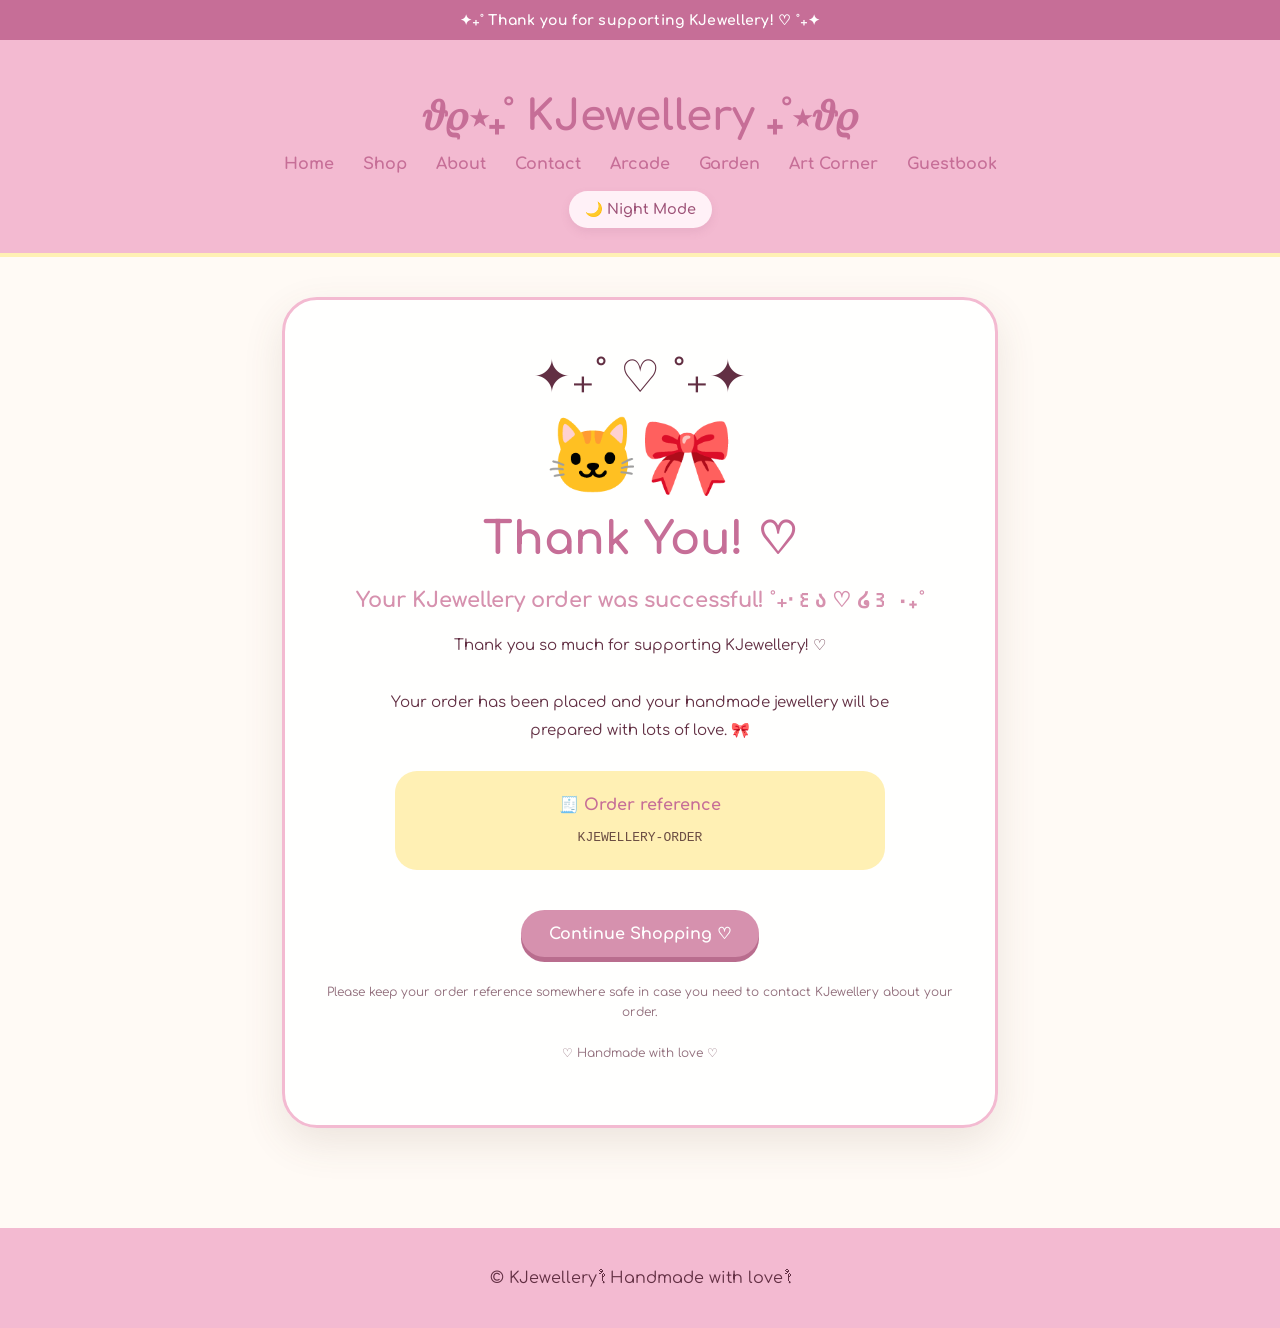
<file: success.html>
<!DOCTYPE html>
<html lang="en">

<head>

    <meta charset="UTF-8">

    <meta
        name="viewport"
        content="width=device-width, initial-scale=1.0"
    >

    <title>Thank You! ♡ KJewellery</title>

    <link
        rel="icon"
        type="image/png"
        href="logo.png"
    >

    <link rel="preconnect" href="https://fonts.googleapis.com">

    <link
        rel="preconnect"
        href="https://fonts.gstatic.com"
        crossorigin
    >

    <link
        href="https://fonts.googleapis.com/css2?family=Comfortaa:wght@400;500;600;700&display=swap"
        rel="stylesheet"
    >

    <link
        rel="stylesheet"
        href="style.css"
    >


    <style>

        /* =========================================
           SUCCESS PAGE
           ========================================= */

        body {

            min-height: 100vh;

            margin: 0;

            display: flex;

            flex-direction: column;

        }


        .success-page {

            flex: 1;

            display: flex;

            align-items: center;

            justify-content: center;

            padding: 40px 20px 70px;

        }


        .success-card {

            width: 100%;

            max-width: 650px;

            padding: 50px 30px;

            text-align: center;

            background:
                rgba(255, 255, 255, 0.92);

            border: 3px solid #f3bad1;

            border-radius: 35px;

            box-shadow:
                0 15px 40px
                rgba(100, 70, 60, 0.12);

        }


        /* =========================================
           DECORATIONS
           ========================================= */

        .success-decoration {

            font-size: 45px;

            margin-bottom: 10px;

            animation:
                gentleFloat 3s ease-in-out infinite;

        }


        @keyframes gentleFloat {

            0%,
            100% {

                transform:
                    translateY(0);

            }

            50% {

                transform:
                    translateY(-7px);

            }

        }


        .success-cat {

            font-size: 75px;

            margin-bottom: 10px;

        }


        /* =========================================
           TEXT
           ========================================= */

        .success-card h1 {

            margin: 0 0 18px;

            color: #c66e97;

            font-size:
                clamp(28px, 6vw, 45px);

            line-height: 1.3;

        }


        .success-card h2 {

            margin: 0 0 20px;

            color: #d691ae;

            font-size: 21px;

        }


        .success-message {

            max-width: 500px;

            margin: 0 auto 25px;

            line-height: 1.9;

            font-size: 15px;

        }


        /* =========================================
           ORDER BOX
           ========================================= */

        .order-box {

            margin: 25px auto;

            padding: 20px;

            max-width: 450px;

            background: #fff0b4;

            border-radius: 22px;

            line-height: 1.8;

        }


        .order-box strong {

            color: #c66e97;

        }


        .order-reference {

            display: block;

            margin-top: 7px;

            font-family: monospace;

            font-size: 13px;

            word-break: break-all;

            color: #6b4d43;

        }


        /* =========================================
           BUTTON
           ========================================= */

        .shop-button {

            display: inline-block;

            margin-top: 15px;

            padding: 14px 28px;

            background: #d691ae;

            color: white;

            text-decoration: none;

            border-radius: 30px;

            font-family:
                "Comfortaa",
                sans-serif;

            font-weight: 700;

            box-shadow:
                0 5px 0 #b96d8e;

            transition:
                transform 0.15s ease,
                background 0.15s ease;

        }


        .shop-button:hover {

            background: #c66e97;

            transform:
                translateY(-2px);

        }


        .shop-button:active {

            transform:
                translateY(3px);

            box-shadow:
                0 2px 0 #b96d8e;

        }


        /* =========================================
           SMALL NOTE
           ========================================= */

        .success-note {

            margin-top: 25px;

            font-size: 12px;

            line-height: 1.7;

            opacity: 0.7;

        }


        /* =========================================
           MOBILE
           ========================================= */

        @media (max-width: 600px) {

            .success-page {

                padding:
                    25px 12px 50px;

            }


            .success-card {

                padding:
                    40px 20px;

                border-radius:
                    28px;

            }


            .success-cat {

                font-size: 60px;

            }


            .success-decoration {

                font-size: 35px;

            }

        }

    </style>

</head>


<body>


    <!-- =========================================
         HEADER
         ========================================= -->

    <div class="announcement-banner">

        ✦₊˚ Thank you for supporting KJewellery! ♡ ˚₊✦

    </div>


    <header>

        <h1>
            𝜗𝜚⋆₊˚ KJewellery ₊˚⋆𝜗𝜚
        </h1>


        <nav>

            <a href="index.html">
                Home
            </a>

            <a href="shop.html">
                Shop
            </a>

            <a href="about.html">
                About
            </a>

            <a href="contact.html">
                Contact
            </a>

            <a href="arcade.html">
                Arcade
            </a>

            <a href="garden.html">
                Garden
            </a>

            <a href="art.html">
                Art Corner
            </a>

            <a href="guestbook.html">
                Guestbook
            </a>

        </nav>
        <BR>

        <button
            id="themeToggle"
            class="theme-toggle"
            type="button"
        >
            🌙 Night Mode
        </button>

    </header>


    <!-- =========================================
         SUCCESS
         ========================================= -->

    <main class="success-page">

        <section class="success-card">


            <div class="success-decoration">
                ✦₊˚ ♡ ˚₊✦
            </div>


            <div class="success-cat">
                🐱🎀
            </div>


            <h1>
                Thank You! ♡
            </h1>


            <h2>
                Your KJewellery order was successful! ˚₊‧꒰ა ♡ ໒꒱ ‧₊˚
            </h2>


            <p class="success-message">

                Thank you so much for supporting
                KJewellery! ♡

                <br><br>

                Your order has been placed and
                your handmade jewellery will be
                prepared with lots of love. 🎀

            </p>


            <!-- =================================
                 ORDER REFERENCE
                 ================================= -->

            <div class="order-box">

                <strong>
                    🧾 Order reference
                </strong>


                <span
                    id="orderReference"
                    class="order-reference"
                >
                    Loading...
                </span>

            </div>


            <!-- =================================
                 RETURN TO SHOP
                 ================================= -->

            <a
                href="shop.html"
                class="shop-button"
            >
                Continue Shopping ♡
            </a>


            <p class="success-note">

                Please keep your order reference
                somewhere safe in case you need
                to contact KJewellery about your order.

                <br><br>

                ♡ Handmade with love ♡

            </p>


        </section>

    </main>


    <!-- =========================================
         FOOTER
         ========================================= -->

    <footer>

        <p>
            © KJewellery .ೀ Handmade with love .ೀ
        </p>

    </footer>


    <!-- =========================================
         SUCCESS PAGE JAVASCRIPT
         ========================================= -->

    <script>

        /*
         * Stripe adds the Checkout Session ID
         * to the URL when using:
         *
         * ?session_id={CHECKOUT_SESSION_ID}
         */


        const params =
            new URLSearchParams(
                window.location.search
            );


        const sessionId =
            params.get(
                "session_id"
            );


        const orderReference =
            document.getElementById(
                "orderReference"
            );


        if (sessionId) {

            /*
             * We don't show the entire Stripe
             * session ID to keep the page cleaner.
             */

            orderReference.textContent =
                sessionId.substring(
                    0,
                    18
                ) + "...";

        }

        else {

            orderReference.textContent =
                "KJEWELLERY-ORDER";

        }


        /*
         * Clear the customer's cart AFTER
         * they return from successful Stripe
         * Checkout.
         */

        try {

            localStorage.removeItem(
                "kjewelleryCart"
            );

        }

        catch (error) {

            console.error(
                "Could not clear cart:",
                error
            );

        }


        /* =========================================
           NIGHT MODE
           ========================================= */

        const themeToggle =
            document.getElementById(
                "themeToggle"
            );


        if (

            themeToggle &&

            localStorage.getItem(
                "kjewelleryTheme"
            ) === "night"

        ) {

            document.body.classList.add(
                "night-mode"
            );

            themeToggle.textContent =
                "☀️ Day Mode";

        }


        if (themeToggle) {

            themeToggle.addEventListener(
                "click",
                function() {

                    document.body.classList.toggle(
                        "night-mode"
                    );


                    if (

                        document.body.classList.contains(
                            "night-mode"
                        )

                    ) {

                        themeToggle.textContent =
                            "☀️ Day Mode";

                        localStorage.setItem(
                            "kjewelleryTheme",
                            "night"
                        );

                    }

                    else {

                        themeToggle.textContent =
                            "🌙 Night Mode";

                        localStorage.setItem(
                            "kjewelleryTheme",
                            "day"
                        );

                    }

                }
            );

        }

    </script>


</body>

</html>
</file>
<file: style.css>
/* =========================
   KJEWELLERY COLOURS
   ========================= */

:root {
    --pink: #d691ae;
    --light-pink: #f3bad1;
    --yellow: #fff0b4;
    --cream: #fffaf5;
    --dark-pink: #c66e97;
    --text: #622f43;
}


/* =========================
   GENERAL PAGE
   ========================= */

body {
    margin: 0;

    background-color: var(--cream);
    color: var(--text);

    font-family: "Comfortaa", sans-serif;

    text-align: center;
}


/* =========================
   HEADER
   ========================= */

header {
    background-color: var(--light-pink);

    padding: 25px;

    border-bottom: 4px solid var(--yellow);
}


header h1 {
    color: var(--dark-pink);

    font-size: 42px;

    margin-bottom: 15px;
}


/* =========================
   NAVIGATION
   ========================= */

nav a {
    color: var(--dark-pink);

    text-decoration: none;

    margin: 0 12px;

    font-weight: bold;
}


nav a:hover {
    color: #8f365f;
}


/* =========================
   HERO SECTION
   ========================= */

.hero {
    padding: 100px 20px;

    background-color: var(--yellow);
}


.hero h2 {
    font-size: 42px;

    color: var(--dark-pink);
}


.hero p {
    font-size: 20px;

    margin-bottom: 30px;
}


/* =========================
   BUTTON
   ========================= */

button {
    background-color: var(--pink);

    color: white;

    border: none;

    padding: 15px 30px;

    border-radius: 30px;

    font-size: 17px;

    font-weight: bold;

    cursor: pointer;
}


button:hover {
    background-color: var(--dark-pink);
}


/* =========================
   FEATURES
   ========================= */

.features {
    display: flex;

    justify-content: center;

    flex-wrap: wrap;

    gap: 30px;

    padding: 60px 20px;
}


.features div {
    background-color: white;

    padding: 25px;

    width: 220px;

    border-radius: 20px;

    box-shadow: 0 5px 15px rgba(0, 0, 0, 0.08);
}


/* =========================
   SHOP INTRO
   ========================= */

.shop-intro {
    padding: 50px 20px 20px;
}


.shop-intro h2 {
    color: var(--dark-pink);

    font-size: 32px;
}


/* =========================
   PRODUCTS
   ========================= */

.products {
    display: flex;

    justify-content: center;

    flex-wrap: wrap;

    gap: 30px;

    padding: 50px 20px;
}


.product-card {
    background-color: white;

    width: 260px;

    padding: 20px;

    border-radius: 25px;

    box-shadow: 0 5px 15px rgba(0, 0, 0, 0.08);

    box-sizing: border-box;

    transition: transform 0.2s ease;
}


.product-card:hover {
    transform: translateY(-5px);
}


/* =========================
   PRODUCT PHOTOS
   ========================= */

.product-image {
    width: 100%;

    height: 260px;

    object-fit: cover;

    border-radius: 20px;

    display: block;
}


/* =========================
   PRODUCT TEXT
   ========================= */

.product-card h3 {
    color: var(--dark-pink);

    margin-top: 20px;
}


.product-card p {
    line-height: 1.6;
}


/* =========================
   COMING SOON LABEL
   ========================= */

.coming-soon-label {
    display: inline-block;

    background-color: var(--light-pink);

    color: var(--text);

    padding: 8px 15px;

    border-radius: 20px;

    font-weight: bold;

    margin-top: 10px;
}


/* =========================
   SHOP NOTE
   ========================= */

.shop-note {
    padding: 50px 20px;
}


.shop-note h2 {
    color: var(--dark-pink);
}


/* =========================
   PLACEHOLDER
   ========================= */

.product-placeholder {
    width: 100%;

    height: 260px;

    background-color: var(--yellow);

    border-radius: 20px;

    display: flex;

    justify-content: center;

    align-items: center;

    font-size: 50px;

    margin-bottom: 20px;
}


/* =========================
   FOOTER
   ========================= */

footer {
    background-color: var(--light-pink);

    padding: 25px;

    margin-top: 30px;
}


/* =========================
   NEWSLETTER
   ========================= */

.kj-newsletter {
    width: 100%;

    padding: 60px 20px;

    box-sizing: border-box;
}


.kj-newsletter-box {
    max-width: 700px;

    margin: 0 auto;

    padding: 45px 35px;

    text-align: center;

    background-color: #fffaf7;

    border: 2px solid var(--light-pink);

    border-radius: 25px;

    box-shadow: 0 8px 25px rgba(80, 60, 50, 0.08);
}


.kj-newsletter-box h2 {
    margin-top: 0;

    margin-bottom: 15px;

    font-family: "Comfortaa", sans-serif;

    font-size: 28px;

    font-weight: 600;

    color: var(--dark-pink);
}


.kj-newsletter-box p {
    margin-bottom: 25px;

    font-family: "Comfortaa", sans-serif;

    font-size: 15px;

    line-height: 1.8;

    color: var(--text);
}


/* =========================
   NEWSLETTER FORM
   ========================= */

.kj-newsletter-form {
    display: flex;

    flex-direction: column;

    align-items: center;

    gap: 12px;

    width: 100%;
}


.kj-newsletter-form label {
    align-self: flex-start;

    font-family: "Comfortaa", sans-serif;

    font-size: 14px;

    color: var(--text);
}


.kj-newsletter-input {
    display: flex;

    gap: 10px;

    width: 100%;

    max-width: 600px;
}


.kj-newsletter-input input {
    flex: 1;

    min-width: 0;

    padding: 15px 18px;

    border: 1px solid #d9c9c2;

    border-radius: 30px;

    background-color: white;

    font-family: "Comfortaa", sans-serif;

    font-size: 14px;

    color: var(--text);

    outline: none;
}


.kj-newsletter-input input:focus {
    border-color: var(--pink);

    box-shadow: 0 0 0 3px rgba(214, 145, 174, 0.15);
}


.kj-newsletter-input input::placeholder {
    color: #b5a5a0;
}


/* =========================
   NEWSLETTER BUTTON
   ========================= */

.kj-newsletter-input button {
    padding: 14px 25px;

    border: none;

    border-radius: 30px;

    background-color: var(--pink);

    color: white;

    font-family: "Comfortaa", sans-serif;

    font-size: 14px;

    font-weight: bold;

    cursor: pointer;

    transition: transform 0.2s ease, background-color 0.2s ease;
}


.kj-newsletter-input button:hover {
    background-color: var(--dark-pink);

    transform: translateY(-2px);
}


/* =========================
   NEWSLETTER NOTE
   ========================= */

.kj-newsletter-box small {
    display: block;

    margin-top: 20px;

    font-family: "Comfortaa", sans-serif;

    font-size: 12px;

    color: #a18d85;
}


/* =========================
   MOBILE
   ========================= */

@media (max-width: 600px) {

    header h1 {
        font-size: 30px;
    }


    nav a {
        display: inline-block;

        margin: 5px 8px;
    }


    .hero {
        padding: 60px 20px;
    }


    .hero h2 {
        font-size: 30px;
    }


    .products {
        padding: 30px 15px;
    }


    .product-card {
        width: 90%;

        max-width: 320px;
    }


    /* NEWSLETTER MOBILE */

    .kj-newsletter {
        padding: 40px 15px;
    }


    .kj-newsletter-box {
        padding: 35px 20px;

        border-radius: 20px;
    }


    .kj-newsletter-box h2 {
        font-size: 22px;
    }


    .kj-newsletter-box p {
        font-size: 13px;
    }


    .kj-newsletter-input {
        flex-direction: column;
    }


    .kj-newsletter-input input {
        width: 100%;
    }


    .kj-newsletter-input button {
        width: 100%;

        padding: 14px;
    }

}
.kj-newsletter {
    display: block !important;
    visibility: visible !important;
    opacity: 1 !important;
    padding: 60px 20px !important;
    background: pink !important;
}

.kj-newsletter-box {
    display: block !important;
    visibility: visible !important;
    opacity: 1 !important;
    max-width: 700px !important;
    margin: 0 auto !important;
    padding: 50px !important;
    background: white !important;
    border: 5px solid hotpink !important;
}
/* ================================
   ANNOUNCEMENT BANNER
   ================================ */

.announcement-banner {
    background-color: var(--dark-pink);
    color: white;

    padding: 12px 20px;

    text-align: center;

    font-size: 14px;
    font-weight: bold;

    letter-spacing: 0.3px;
}


/* ================================
   BACK TO TOP BUTTON
   ================================ */

.back-to-top {
    position: fixed;

    right: 25px;
    bottom: 25px;

    width: 50px;
    height: 50px;

    display: flex;
    align-items: center;
    justify-content: center;

    background-color: var(--pink);
    color: white;

    border-radius: 50%;

    text-decoration: none;

    font-size: 22px;
    font-weight: bold;

    box-shadow: 0 5px 15px rgba(0, 0, 0, 0.15);

    z-index: 1000;

    transition: transform 0.2s ease,
                background-color 0.2s ease;
}


.back-to-top:hover {
    background-color: var(--dark-pink);

    transform: translateY(-5px);
}


/* ================================
   MOBILE
   ================================ */

@media (max-width: 600px) {

    .announcement-banner {
        font-size: 12px;
        padding: 10px 15px;
    }

    .back-to-top {
        width: 45px;
        height: 45px;

        right: 15px;
        bottom: 15px;

        font-size: 19px;
    }

}
/* ================================
   BACK TO TOP BUTTON
   ================================ */

.back-to-top {
    position: fixed;
    right: 25px;
    bottom: 25px;

    width: 55px;
    height: 55px;

    background-color: #d691ae;
    color: white;

    display: flex;
    align-items: center;
    justify-content: center;

    border-radius: 50%;

    text-decoration: none;

    font-family: "Comfortaa", sans-serif;
    font-size: 25px;
    font-weight: bold;

    box-shadow: 0 5px 15px rgba(98, 47, 67, 0.25);

    z-index: 9999;

    cursor: pointer;
}

.back-to-top:hover {
    background-color: #c66e97;
    transform: translateY(-4px);
}
/* =========================
   KJEWELLERY NAVIGATION
   ========================= */

.site-header {
    width: 100%;
    background-color: #f3bad1;
    padding: 18px 10px;
    text-align: center;
    border-bottom: 4px solid #fff0b4;
    box-sizing: border-box;
}

.site-header h1 {
    margin: 0 0 10px;
    color: #c66e97;
    font-size: 28px;
}

.site-header nav a {
    color: #c66e97;
    text-decoration: none;
    margin: 0 8px;
    font-weight: bold;
    font-size: 14px;
}

.site-header nav a:hover {
    color: #8f365f;
}

@media (max-width: 600px) {

    .site-header h1 {
        font-size: 23px;
    }

    .site-header nav a {
        display: inline-block;
        margin: 4px 6px;
    }

}

/* =========================================================
   KJEWELLERY CAT BAKERY GAME
   ========================================================= */

.game-page {
    width: 100%;
    max-width: 760px;
    margin: 0 auto;
    padding: 50px 20px;
    box-sizing: border-box;
    text-align: center;
}

.game-title {
    margin-top: 0;
    color: var(--dark-pink);
    font-size: 42px;
}

.game-subtitle {
    font-size: 17px;
    margin-bottom: 25px;
}


/* =========================
   SCORE / GAME INFO
   ========================= */

.game-info {
    display: flex;
    justify-content: center;
    align-items: center;
    flex-wrap: wrap;
    gap: 10px;
    margin-bottom: 15px;
}

.info-box {
    background: white;
    padding: 11px 17px;
    border-radius: 20px;
    box-shadow: 0 5px 15px rgba(98, 47, 67, 0.10);
    font-weight: bold;
}

.sound-button {
    background-color: var(--light-pink);
    color: var(--text);
    border: none;
    padding: 11px 17px;
    border-radius: 20px;
    font-weight: bold;
    cursor: pointer;
    font-family: "Comfortaa", sans-serif;
}

.sound-button:hover {
    background-color: var(--pink);
}


/* =========================
   GAME AREA
   ========================= */

#game {
    position: relative;
    width: 100%;
    height: 650px;
    overflow: hidden;
    border-radius: 30px;
    border: 5px solid white;

    background:
        linear-gradient(
            180deg,
            #ffe8ef 0%,
            #fff2d0 65%,
            #e8b98d 65%,
            #d99b72 100%
        );

    box-shadow:
        0 12px 35px rgba(98, 47, 67, 0.15);

    touch-action: none;
}


/* =========================
   BAKERY SIGN
   ========================= */

.bakery-sign {
    position: absolute;
    top: 25px;
    left: 50%;
    transform: translateX(-50%);

    background-color: var(--yellow);
    border: 3px solid white;

    padding: 12px 25px;
    border-radius: 25px;

    font-size: 17px;
    font-weight: bold;

    white-space: nowrap;
    z-index: 2;
}


/* =========================
   BAKERY WINDOWS
   ========================= */

.bakery-window {
    position: absolute;

    top: 110px;

    width: 120px;
    height: 105px;

    background:
        linear-gradient(
            135deg,
            #c9edf5,
            #e9f9f8
        );

    border: 8px solid #fff5df;
    border-radius: 20px;

    opacity: 0.85;
}

.window-left {
    left: 25px;
}

.window-right {
    right: 25px;
}


/* =========================
   BACKGROUND CATS
   ========================= */

.bakery-cat {
    position: absolute;
    font-size: 55px;
    z-index: 3;

    animation:
        bakeryCatBob
        3s
        ease-in-out
        infinite;

    user-select: none;
    pointer-events: none;
}

.cat-one {
    left: 30px;
    top: 235px;
}

.cat-two {
    right: 30px;
    top: 235px;
    animation-delay: 1s;
}

.cat-three {
    left: 50%;
    transform: translateX(-50%);
    bottom: 75px;

    font-size: 48px;
    animation-delay: 0.5s;
}

@keyframes bakeryCatBob {

    0%,
    100% {
        transform: translateY(0);
    }

    50% {
        transform: translateY(-6px);
    }
}


/* =========================
   BREAD + OVEN
   ========================= */

.bread-stack {
    position: absolute;
    left: 135px;
    bottom: 70px;

    font-size: 55px;
    z-index: 2;

    transform: rotate(-5deg);
}

.oven {
    position: absolute;
    right: 135px;
    bottom: 70px;

    font-size: 50px;
    z-index: 2;
}


/* =========================
   PLAYER TRAY
   ========================= */

#tray {
    position: absolute;

    bottom: 25px;
    left: 50%;

    transform: translateX(-50%);

    width: 130px;
    height: 32px;

    background-color: #c98561;

    border: 4px solid #a86146;

    border-radius:
        8px
        8px
        20px
        20px;

    z-index: 10;

    box-shadow:
        0 5px 0 rgba(98, 47, 67, 0.15);

    transition:
        transform 0.08s ease;
}

#tray::before {
    content: "";

    position: absolute;

    left: 10px;
    right: 10px;
    top: -10px;

    height: 12px;

    background-color: #ffe5bd;

    border: 3px solid #a86146;

    border-radius:
        10px
        10px
        4px
        4px;
}

.tray-bounce {
    animation:
        trayBounce
        0.25s
        ease;
}

@keyframes trayBounce {

    50% {
        transform:
            translateX(-50%)
            translateY(-7px);
    }
}


/* =========================
   FALLING PASTRIES
   ========================= */

.pastry {
    position: absolute;

    z-index: 8;

    font-size: 38px;

    user-select: none;
    pointer-events: none;

    will-change: transform;
}


/* =========================
   FLOATING +1
   ========================= */

.float-score {
    position: absolute;

    z-index: 20;

    color: var(--dark-pink);

    font-size: 20px;
    font-weight: bold;

    pointer-events: none;

    animation:
        floatUp
        0.8s
        ease-out
        forwards;
}

@keyframes floatUp {

    from {
        opacity: 1;
        transform: translateY(0);
    }

    to {
        opacity: 0;
        transform: translateY(-50px);
    }
}


/* =========================
   CATCH PARTICLES
   ========================= */

.particle {
    position: absolute;

    width: 8px;
    height: 8px;

    background-color: var(--light-pink);

    border-radius: 50%;

    pointer-events: none;
    z-index: 15;

    animation:
        particlePop
        0.6s
        ease-out
        forwards;
}

@keyframes particlePop {

    to {
        opacity: 0;

        transform:
            translate(
                var(--x),
                var(--y)
            )
            scale(0.3);
    }
}


/* =========================
   OOPS MESSAGE
   ========================= */

.oops {
    position: absolute;

    z-index: 20;

    color: var(--dark-pink);

    font-size: 20px;
    font-weight: bold;

    pointer-events: none;

    animation:
        oopsAnimation
        0.8s
        ease-out
        forwards;
}

@keyframes oopsAnimation {

    0% {
        opacity: 1;
        transform: scale(0.8);
    }

    50% {
        transform: scale(1.2);
    }

    100% {
        opacity: 0;
        transform:
            translateY(-25px)
            scale(1);
    }
}


/* =========================
   START / GAME OVER SCREEN
   ========================= */

.game-overlay {
    position: absolute;
    inset: 0;

    background:
        rgba(
            255,
            250,
            245,
            0.94
        );

    display: flex;

    justify-content: center;
    align-items: center;

    z-index: 50;

    padding: 25px;
}

.overlay-card {
    width: 100%;
    max-width: 460px;

    background-color: white;

    padding: 35px 25px;

    border-radius: 30px;

    box-shadow:
        0 10px 30px
        rgba(98, 47, 67, 0.15);
}

.overlay-card h2 {
    color: var(--dark-pink);
    margin-top: 0;
    font-size: 30px;
}

.overlay-card p {
    line-height: 1.7;
}

.big-cat {
    font-size: 55px;
    margin-bottom: 10px;
}


/* =========================
   GAME BUTTON
   ========================= */

.main-game-button {
    border: none;

    background-color: var(--pink);
    color: white;

    padding: 15px 30px;

    border-radius: 30px;

    font-size: 17px;
    font-weight: bold;

    cursor: pointer;

    font-family: "Comfortaa", sans-serif;

    transition:
        transform 0.2s ease,
        background-color 0.2s ease;
}

.main-game-button:hover {
    background-color: var(--dark-pink);

    transform:
        translateY(-2px);
}


/* =========================
   MOBILE CONTROLS
   ========================= */

.mobile-controls {
    display: flex;

    justify-content: center;

    gap: 25px;

    margin-top: 18px;
}

.control-button {
    width: 110px;
    height: 60px;

    border: none;

    border-radius: 25px;

    background-color: var(--light-pink);

    color: var(--text);

    font-size: 28px;

    cursor: pointer;

    touch-action: none;
    user-select: none;

    box-shadow:
        0 5px 0 var(--pink);

    font-family: Arial, sans-serif;
}

.control-button:active {
    transform: translateY(4px);

    box-shadow:
        0 1px 0 var(--pink);
}


/* =========================
   INSTRUCTIONS
   ========================= */

.game-instructions {
    margin-top: 12px;

    font-size: 13px;

    opacity: 0.8;
}


/* =========================
   GAME PAGE NAVIGATION
   ========================= */

.site-header {
    width: 100%;

    background-color: var(--light-pink);

    padding: 18px 10px;

    text-align: center;

    border-bottom:
        4px solid
        var(--yellow);

    box-sizing: border-box;
}

.site-header h1 {
    margin: 0 0 10px;

    color: var(--dark-pink);

    font-size: 28px;
}

.site-header nav a {
    color: var(--dark-pink);

    text-decoration: none;

    margin: 0 8px;

    font-weight: bold;

    font-size: 14px;
}

.site-header nav a:hover {
    color: #8f365f;
}


/* =========================
   MOBILE GAME
   ========================= */

@media (max-width: 600px) {

    .game-page {
        padding: 35px 12px;
    }

    .game-title {
        font-size: 30px;
    }

    .game-subtitle {
        font-size: 14px;
    }

    #game {
        height: 600px;
        border-radius: 22px;
    }

    .bakery-sign {
        font-size: 13px;
        padding: 10px 15px;
    }

    .bakery-window {
        width: 75px;
        height: 75px;
    }

    .bakery-cat {
        font-size: 42px;
    }

    .cat-three {
        font-size: 40px;
    }

    .bread-stack {
        left: 70px;
        font-size: 42px;
    }

    .oven {
        right: 70px;
        font-size: 40px;
    }

    #tray {
        width: 105px;
    }

    .pastry {
        font-size: 32px;
    }

    .site-header h1 {
        font-size: 23px;
    }

    .site-header nav a {
        display: inline-block;
        margin: 4px 6px;
    }

    .overlay-card {
        padding: 28px 18px;
    }

    .overlay-card h2 {
        font-size: 25px;
    }

    .mobile-controls {
        gap: 18px;
    }

    .control-button {
        width: 105px;
        height: 58px;
    }

}
/* =========================================================
   CUSTOMER REVIEWS
   ========================================================= */

.reviews-section {
    width: 90%;

    max-width: 1100px;

    margin: 60px auto;

    padding: 45px 25px;

    box-sizing: border-box;

    text-align: center;

    background:
        linear-gradient(
            135deg,
            #fff8f5,
            #ffe8ef
        );

    border-radius: 35px;

    border: 3px solid white;

    box-shadow:
        0 10px 30px
        rgba(98, 47, 67, 0.10);
}


.reviews-section h2 {
    margin-top: 0;

    color: var(--dark-pink);

    font-size: 30px;
}


.reviews-intro {
    margin-bottom: 30px;

    font-size: 15px;

    line-height: 1.6;
}


/* =========================
   REVIEW CARDS
   ========================= */

.reviews-container {
    display: grid;

    grid-template-columns:
        repeat(3, 1fr);

    gap: 20px;

    max-width: 1000px;

    margin: 0 auto;
}


.review-card {
    background-color: white;

    padding: 25px 20px;

    border-radius: 25px;

    box-shadow:
        0 6px 18px
        rgba(98, 47, 67, 0.08);

    transition:
        transform 0.2s ease,
        box-shadow 0.2s ease;
}


.review-card:hover {
    transform:
        translateY(-5px);

    box-shadow:
        0 10px 25px
        rgba(98, 47, 67, 0.13);
}


/* =========================
   STARS
   ========================= */

.review-stars {
    color: #e8b84a;

    font-size: 20px;

    letter-spacing: 3px;

    margin-bottom: 15px;
}


.review-card p {
    font-size: 14px;

    line-height: 1.8;

    margin:
        0 0 15px;
}


.review-card h3 {
    color: var(--dark-pink);

    font-size: 14px;

    margin: 0;
}


/* =========================
   REVIEW NOTE
   ========================= */

.review-note {
    margin-top: 30px;

    font-size: 13px;

    color: var(--dark-pink);

    opacity: 0.8;
}


/* =========================
   MOBILE REVIEWS
   ========================= */

@media (max-width: 750px) {

    .reviews-container {
        grid-template-columns: 1fr;
    }


    .reviews-section {
        width: 94%;

        padding:
            35px 18px;
    }


    .reviews-section h2 {
        font-size: 25px;
    }


    .review-card {
        padding: 22px 18px;
    }

}

/* =========================================================
   LEAVE A REVIEW
   ========================================================= */

.leave-review-button {
    margin-top: 25px;

    padding: 14px 28px;

    border: none;

    border-radius: 30px;

    background-color: var(--pink);

    color: white;

    font-family: "Comfortaa", sans-serif;

    font-size: 16px;

    font-weight: bold;

    cursor: pointer;

    box-shadow:
        0 5px 0 var(--dark-pink);

    transition:
        transform 0.2s ease,
        box-shadow 0.2s ease;
}


.leave-review-button:hover {
    transform:
        translateY(-2px);

    box-shadow:
        0 7px 0 var(--dark-pink);
}


.leave-review-button:active {
    transform:
        translateY(3px);

    box-shadow:
        0 2px 0 var(--dark-pink);
}


/* =========================
   REVIEW FORM
   ========================= */

.review-form-container {
    display: none;

    max-width: 600px;

    margin: 30px auto 0;

    padding: 30px 25px;

    box-sizing: border-box;

    background-color: white;

    border-radius: 28px;

    box-shadow:
        0 8px 25px
        rgba(98, 47, 67, 0.10);

    text-align: left;
}


.review-form-container.show {
    display: block;

    animation:
        reviewFormAppear
        0.35s
        ease;
}


@keyframes reviewFormAppear {

    from {
        opacity: 0;

        transform:
            translateY(-10px);
    }

    to {
        opacity: 1;

        transform:
            translateY(0);
    }

}


.review-form-container h3 {
    margin-top: 0;

    text-align: center;

    color: var(--dark-pink);

    font-size: 22px;
}


.review-form-container > p {
    text-align: center;

    line-height: 1.6;

    font-size: 14px;
}


/* =========================
   FORM FIELDS
   ========================= */

.review-form {
    display: flex;

    flex-direction: column;

    gap: 9px;

    margin-top: 25px;
}


.review-form label {
    color: var(--dark-pink);

    font-weight: bold;

    font-size: 14px;

    margin-top: 8px;
}


.review-form input,
.review-form select,
.review-form textarea {
    width: 100%;

    box-sizing: border-box;

    padding: 13px 15px;

    border: 2px solid #f3cbd7;

    border-radius: 15px;

    background-color: #fffafa;

    color: var(--text);

    font-family: "Comfortaa", sans-serif;

    font-size: 14px;

    outline: none;

    transition:
        border-color 0.2s ease,
        box-shadow 0.2s ease;
}


.review-form textarea {
    resize: vertical;

    min-height: 120px;
}


.review-form input:focus,
.review-form select:focus,
.review-form textarea:focus {
    border-color: var(--pink);

    box-shadow:
        0 0 0 3px
        rgba(242, 183, 199, 0.25);
}


/* =========================
   SUBMIT BUTTON
   ========================= */

.submit-review-button {
    margin-top: 12px;

    padding: 14px 25px;

    border: none;

    border-radius: 25px;

    background-color: var(--dark-pink);

    color: white;

    font-family: "Comfortaa", sans-serif;

    font-size: 15px;

    font-weight: bold;

    cursor: pointer;

    transition:
        transform 0.2s ease,
        opacity 0.2s ease;
}


.submit-review-button:hover {
    transform:
        translateY(-2px);

    opacity: 0.9;
}


.review-form-note {
    margin-top: 18px;

    text-align: center;

    color: var(--dark-pink);

    font-size: 12px;

    opacity: 0.75;
}


/* =========================
   MOBILE
   ========================= */

@media (max-width: 600px) {

    .review-form-container {
        padding:
            25px 18px;
    }


    .leave-review-button {
        width: 90%;
    }

}


/* =========================================================
   KJEWELLERY ABOUT PAGE
   ========================================================= */

.about-hero {
    width: 90%;
    max-width: 1000px;
    margin: 45px auto 30px;
    padding: 55px 25px;
    box-sizing: border-box;
    text-align: center;

    background:
        linear-gradient(
            135deg,
            #fff8f5,
            #ffe5ee
        );

    border: 3px solid white;
    border-radius: 35px;

    box-shadow:
        0 10px 30px
        rgba(98, 47, 67, 0.10);
}

.about-hero h2 {
    margin: 10px 0;

    color: var(--dark-pink);

    font-size: 38px;
}

.about-hero p {
    font-size: 18px;
    line-height: 1.7;
}

.about-hero-decoration {
    color: var(--dark-pink);
    font-size: 35px;
}

.about-hero-sparkles {
    margin-top: 20px;
    color: var(--dark-pink);
}


/* =========================================================
   GENERAL ABOUT CARDS
   ========================================================= */

.about-card {
    width: 90%;
    max-width: 900px;

    margin: 35px auto;
    padding: 40px 30px;

    box-sizing: border-box;

    background-color: white;

    border-radius: 30px;

    box-shadow:
        0 8px 25px
        rgba(98, 47, 67, 0.08);

    text-align: center;
}

.about-card-icon {
    width: 55px;
    height: 55px;

    margin: 0 auto 15px;

    display: flex;
    align-items: center;
    justify-content: center;

    background-color: var(--light-pink);

    border-radius: 50%;

    color: var(--dark-pink);

    font-size: 25px;
}

.about-card h2 {
    margin-top: 5px;

    color: var(--dark-pink);

    font-size: 28px;
}

.about-card p {
    max-width: 700px;

    margin: 15px auto;

    line-height: 1.8;

    font-size: 15px;
}

.about-divider {
    margin: 25px 0;

    color: var(--pink);

    font-size: 18px;
}

.about-highlight {
    color: var(--dark-pink);

    font-weight: 600;

    font-style: italic;
}


/* =========================================================
   WHAT WE MAKE
   ========================================================= */

.about-products {
    width: 90%;
    max-width: 1050px;

    margin: 55px auto;

    text-align: center;
}

.about-products h2,
.how-made h2 {
    color: var(--dark-pink);

    font-size: 30px;
}

.about-section-intro {
    margin-bottom: 30px;

    line-height: 1.7;
}

.about-product-grid {
    display: grid;

    grid-template-columns:
        repeat(3, 1fr);

    gap: 20px;
}

.about-product-card {
    padding: 30px 20px;

    background:
        linear-gradient(
            180deg,
            #fffdf9,
            #fff0f4
        );

    border: 2px solid white;

    border-radius: 25px;

    box-shadow:
        0 7px 20px
        rgba(98, 47, 67, 0.07);

    transition:
        transform 0.2s ease,
        box-shadow 0.2s ease;
}

.about-product-card:hover {
    transform: translateY(-6px);

    box-shadow:
        0 12px 25px
        rgba(98, 47, 67, 0.12);
}

.about-product-icon {
    font-size: 35px;

    color: var(--dark-pink);

    margin-bottom: 10px;
}

.about-product-card h3 {
    color: var(--dark-pink);

    margin: 10px 0;
}

.about-product-card p {
    font-size: 14px;

    line-height: 1.7;
}


/* =========================================================
   WHY KJEWELLERY
   ========================================================= */

.about-values {
    max-width: 700px;

    margin: 25px auto 0;

    text-align: left;
}

.about-value {
    display: flex;

    align-items: flex-start;

    gap: 18px;

    padding: 18px;

    margin-bottom: 12px;

    background-color: #fff8fa;

    border-radius: 20px;
}

.about-value > span {
    flex-shrink: 0;

    width: 40px;
    height: 40px;

    display: flex;
    align-items: center;
    justify-content: center;

    background-color: var(--light-pink);

    border-radius: 50%;

    color: var(--dark-pink);

    font-size: 20px;
}

.about-value h3 {
    margin: 2px 0 5px;

    color: var(--dark-pink);
}

.about-value p {
    margin: 0;

    font-size: 14px;

    line-height: 1.6;
}


/* =========================================================
   HOW IT'S MADE
   ========================================================= */

.how-made {
    width: 90%;
    max-width: 1100px;

    margin: 60px auto;

    text-align: center;
}

.making-steps {
    display: grid;

    grid-template-columns:
        repeat(4, 1fr);

    gap: 18px;

    margin-top: 30px;
}

.making-step {
    position: relative;

    padding: 30px 18px 25px;

    background-color: white;

    border-radius: 25px;

    box-shadow:
        0 7px 20px
        rgba(98, 47, 67, 0.07);
}

.step-number {
    position: absolute;

    top: 12px;
    right: 15px;

    color: var(--pink);

    font-size: 11px;

    font-weight: bold;
}

.step-icon {
    font-size: 38px;

    margin-bottom: 8px;
}

.making-step h3 {
    color: var(--dark-pink);

    margin: 8px 0;
}

.making-step p {
    margin: 0;

    font-size: 13px;

    line-height: 1.7;
}


/* =========================================================
   MADE WITH LOVE
   ========================================================= */

.made-with-love {
    background:
        linear-gradient(
            135deg,
            #fff0f5,
            #fff8e7
        );
}

.about-thank-you {
    display: inline-block;

    margin-top: 20px;

    padding: 12px 22px;

    background-color: white;

    border-radius: 25px;

    color: var(--dark-pink);

    font-weight: bold;

    box-shadow:
        0 5px 15px
        rgba(98, 47, 67, 0.07);
}


/* =========================================================
   FUTURE DECORATION
   ========================================================= */

.future-decoration {
    margin-top: 25px;

    color: var(--dark-pink);

    font-size: 20px;
}


/* =========================================================
   MOBILE
   ========================================================= */

@media (max-width: 800px) {

    .about-hero {
        padding: 40px 20px;
    }

    .about-hero h2 {
        font-size: 30px;
    }

    .about-product-grid {
        grid-template-columns: 1fr;
    }

    .making-steps {
        grid-template-columns:
            repeat(2, 1fr);
    }

}


@media (max-width: 500px) {

    .about-hero {
        width: 94%;
    }

    .about-hero h2 {
        font-size: 26px;
    }

    .about-hero p {
        font-size: 15px;
    }

    .about-card {
        width: 94%;

        padding:
            30px 20px;
    }

    .about-card h2 {
        font-size: 24px;
    }

    .making-steps {
        grid-template-columns: 1fr;
    }

    .about-value {
        gap: 12px;
    }

}
/* =========================
   CAT BAKERY DISCOUNT
   ========================= */

.discount-card {
    max-width: 430px;
}

.discount-title {
    color: var(--dark-pink);
    font-size: 22px;
    margin: 15px 0;
}

.discount-code {
    display: inline-block;

    margin: 10px auto 20px;
    padding: 14px 22px;

    background-color: #fff0f5;

    border: 2px dashed var(--dark-pink);
    border-radius: 15px;

    color: var(--dark-pink);

    font-size: 20px;
    font-weight: 700;

    letter-spacing: 2px;
}

.copy-message {
    min-height: 20px;

    margin-top: 10px;

    color: var(--dark-pink);

    font-size: 14px;
}
/* ♡ KJewellery custom heart cursor ♡ */

html,
body {
    cursor: url("data:image/svg+xml,%3Csvg xmlns='http://www.w3.org/2000/svg' width='32' height='32' viewBox='0 0 32 32'%3E%3Cpath d='M4 3 L4 25 L10 19 L14 29 L18 27 L13 17 L23 17 Z' fill='%23f8b6cf' stroke='%23a85a7a' stroke-width='1.5' stroke-linejoin='round'/%3E%3Cpath d='M24 4 L25 7 L28 8 L25 9 L24 12 L23 9 L20 8 L23 7 Z' fill='%23d98caf'/%3E%3C/svg%3E") 0 0, auto !important;
}

a,
button,
input,
textarea,
select {
    cursor: url("data:image/svg+xml,%3Csvg xmlns='http://www.w3.org/2000/svg' width='32' height='32' viewBox='0 0 32 32'%3E%3Cpath d='M4 3 L4 25 L10 19 L14 29 L18 27 L13 17 L23 17 Z' fill='%23f8b6cf' stroke='%23a85a7a' stroke-width='1.5' stroke-linejoin='round'/%3E%3Cpath d='M24 4 L25 7 L28 8 L25 9 L24 12 L23 9 L20 8 L23 7 Z' fill='%23d98caf'/%3E%3C/svg%3E") 0 0, pointer !important;
}/* =========================================
   🌙 KJEWELLERY NIGHT MODE
   ========================================= */

.theme-toggle {
    border: none;
    border-radius: 999px;
    padding: 10px 16px;
    font-family: "Comfortaa", sans-serif;
    font-size: 0.9rem;
    font-weight: 600;
    background: #fff1f7;
    color: #9d5277;
    cursor: pointer;
    box-shadow: 0 4px 10px rgba(160, 80, 120, 0.12);
    transition: 0.25s ease;
}

.theme-toggle:hover {
    transform: translateY(-2px) scale(1.03);
}


/* 🌙 Main night background */

body.night-mode {
    background:
        radial-gradient(circle at 15% 20%, rgba(255,255,255,0.08) 0 2px, transparent 3px),
        radial-gradient(circle at 80% 15%, rgba(255,255,255,0.08) 0 2px, transparent 3px),
        radial-gradient(circle at 65% 70%, rgba(255,255,255,0.06) 0 2px, transparent 3px),
        #292238;

    color: #fcebf4;
}


/* ✨ Header */

body.night-mode header,
body.night-mode .site-header {
    background: #352b47;
    color: #ffeaf4;
    box-shadow: 0 4px 18px rgba(0, 0, 0, 0.2);
}

body.night-mode header h1,
body.night-mode .site-header h1 {
    color: #ffd4e6;
}


/* 🌙 Navigation */

body.night-mode nav a {
    color: #f9dce9;
}

body.night-mode nav a:hover {
    color: #ffffff;
}


/* 🩷 Sections */

body.night-mode .hero,
body.night-mode .features,
body.night-mode .about-section,
body.night-mode .coming-soon,
body.night-mode .kj-newsletter,
body.night-mode .social-section {
    background: #352b47;
    color: #fcebf4;
    box-shadow: 0 8px 25px rgba(0, 0, 0, 0.15);
}


/* Headings */

body.night-mode h1,
body.night-mode h2,
body.night-mode h3 {
    color: #ffd2e5;
}


/* Paragraphs */

body.night-mode p {
    color: #f5dfe9;
}


/* 💌 Newsletter */

body.night-mode .kj-newsletter-box {
    background: #403450;
    color: #ffeaf4;
}

body.night-mode .kj-newsletter input {
    background: #2d263a;
    color: #fff;
    border-color: #8d6680;
}

body.night-mode .kj-newsletter input::placeholder {
    color: #bda9b7;
}


/* 🎀 Buttons */

body.night-mode button {
    background: #c9789d;
    color: white;
}

body.night-mode button:hover {
    background: #d88bad;
}


/* 🌸 Social buttons */

body.night-mode .social-button {
    background: #c9789d;
    color: white;
}

body.night-mode .social-button:hover {
    background: #d88bad;
}


/* 📢 Announcement banner */

body.night-mode .announcement-banner {
    background: #c9789d;
    color: #fff5f9;
}


/* 🦶 Footer */

body.night-mode footer {
    background: #211b2d;
    color: #f8dce8;
}


/* 🖱️ Back to top */

body.night-mode .back-to-top {
    background: #c9789d;
    color: white;
}


/* 🌙 Night-mode toggle */

body.night-mode .theme-toggle {
    background: #4a3b5d;
    color: #ffe1ed;
    border: 1px solid #725b78;
}


/* ✨ Little night stars */

body.night-mode::before {
    content: "✦   ˚   ⋆   ✧      ˚   ✦   ⋆   ˚      ✧";
    position: fixed;
    top: 80px;
    left: 0;
    width: 100%;
    text-align: center;
    color: rgba(255, 220, 237, 0.35);
    font-size: 18px;
    letter-spacing: 10px;
    pointer-events: none;
    z-index: 0;
}


/* Make sure normal content stays above stars */

body.night-mode > * {
    position: relative;
}


/* 📱 Mobile */

@media (max-width: 600px) {

    .theme-toggle {
        width: 100%;
        margin-top: 8px;
    }

}
/* 🐱 KJewellery draggable mascot */

.floating-cat {
    position: fixed !important;

    right: 20px;
    bottom: 20px;
    left: auto;
    top: auto;

    width: 72px;
    height: 72px;

    display: flex;
    align-items: center;
    justify-content: center;

    background: #fff4f8;
    border: 3px solid #efb3ca;
    border-radius: 50%;

    box-shadow: 0 10px 25px rgba(150, 80, 110, 0.2);

    z-index: 999999;

    cursor: grab;

    user-select: none;
    -webkit-user-select: none;

    touch-action: none;

    /* IMPORTANT: no floating animation while testing */
    animation: none !important;
    transform: none !important;
}

.floating-cat:active {
    cursor: grabbing;
}

.floating-cat * {
    pointer-events: none;
    user-select: none;
}
/* =========================================
   🐱 KJEWELLERY CUTE CAT
   ========================================= */

.floating-cat {
    position: fixed !important;

    right: 20px;
    bottom: 20px;
    left: auto;
    top: auto;

    width: 78px;
    height: 78px;

    background: #fff4f8;
    border: 3px solid #efb3ca;
    border-radius: 50%;

    box-shadow: 0 8px 20px rgba(150, 80, 110, 0.18);

    z-index: 999999;

    cursor: grab;

    user-select: none;
    -webkit-user-select: none;
    touch-action: none;

    animation: none !important;
    transform: none !important;
}


/* ears */

.cat-ear {
    position: absolute;

    top: 7px;

    width: 25px;
    height: 25px;

    background: #f3bad1;

    transform: rotate(45deg);

    border-radius: 6px 13px 6px 13px;

    z-index: 1;
}

.cat-ear-left {
    left: 12px;
}

.cat-ear-right {
    right: 12px;
}


/* face */

.cat-face {
    position: absolute;

    left: 50%;
    top: 50%;

    transform: translate(-50%, -42%);

    width: 56px;
    height: 46px;

    background: #f3bad1;

    border-radius: 50%;

    display: flex;

    justify-content: center;
    align-items: flex-start;

    gap: 18px;

    padding-top: 10px;

    box-sizing: border-box;

    z-index: 2;
}


/* eyes */

.cat-eye {
    color: #622f43;

    font-size: 17px;

    font-weight: bold;
}


/* mouth */

.cat-mouth {
    position: absolute;

    left: 50%;
    top: 25px;

    transform: translateX(-50%);

    color: #8f365f;

    font-size: 18px;
}


/* sparkles */

.cat-sparkle {
    position: absolute;

    color: #d691ae;

    font-size: 17px;

    pointer-events: none;

    z-index: 5;
}

.sparkle-one {
    right: -5px;
    top: 5px;
}

.sparkle-two {
    left: -5px;
    bottom: 5px;

    font-size: 16px;
}


/* dragging */

.floating-cat:active {
    cursor: grabbing;
}

.floating-cat * {
    pointer-events: none;
    user-select: none;
}
/* =========================================
   ✨ KJEWELLERY HOVER SPARKLES
   ========================================= */

.features div,
.product-card,
.review-card,
.about-product-card,
.making-step {
    position: relative;
    overflow: visible;
}


/* little sparkle */

.features div::after,
.product-card::after,
.review-card::after,
.about-product-card::after,
.making-step::after {
    content: "✦";

    position: absolute;

    right: 12px;
    top: 10px;

    color: var(--light-pink);

    font-size: 18px;

    opacity: 0;

    transform: scale(0) rotate(-20deg);

    pointer-events: none;

    transition:
        opacity 0.2s ease,
        transform 0.3s ease;
}


/* second tiny sparkle */

.features div::before,
.product-card::before,
.review-card::before,
.about-product-card::before,
.making-step::before {
    content: "✧";

    position: absolute;

    left: 10px;
    bottom: 10px;

    color: var(--dark-pink);

    font-size: 13px;

    opacity: 0;

    transform: scale(0);

    pointer-events: none;

    transition:
        opacity 0.2s ease,
        transform 0.3s ease;
}


/* sparkle on hover */

.features div:hover::after,
.product-card:hover::after,
.review-card:hover::after,
.about-product-card:hover::after,
.making-step:hover::after {
    opacity: 1;

    transform:
        scale(1)
        rotate(10deg);

    animation: littleSparkle 0.8s ease-in-out infinite alternate;
}


.features div:hover::before,
.product-card:hover::before,
.review-card:hover::before,
.about-product-card:hover::before,
.making-step:hover::before {
    opacity: 1;

    transform: scale(1);

    animation:
        littleSparkle 0.8s ease-in-out 0.2s infinite alternate;
}


@keyframes littleSparkle {

    from {
        transform:
            scale(0.8)
            rotate(-10deg);
    }

    to {
        transform:
            scale(1.25)
            rotate(15deg);
    }

}


/* =========================================
   🐱 CAT SPEECH BUBBLE
   ========================================= */

.cat-speech-bubble {
    position: fixed;

    right: 105px;
    bottom: 75px;

    max-width: 220px;

    padding: 12px 16px;

    background: white;

    border: 2px solid var(--light-pink);

    border-radius: 18px;

    color: var(--text);

    font-family: "Comfortaa", sans-serif;

    font-size: 12px;

    font-weight: 600;

    line-height: 1.5;

    text-align: center;

    box-shadow:
        0 7px 20px
        rgba(98, 47, 67, 0.12);

    z-index: 999998;

    opacity: 0;

    visibility: hidden;

    transform:
        translateY(8px)
        scale(0.9);

    transition:
        opacity 0.25s ease,
        transform 0.25s ease,
        visibility 0.25s ease;

    pointer-events: none;
}


/* little speech bubble tail */

.cat-speech-bubble::after {
    content: "";

    position: absolute;

    right: -8px;
    bottom: 14px;

    width: 14px;
    height: 14px;

    background: white;

    border-right: 2px solid var(--light-pink);
    border-top: 2px solid var(--light-pink);

    transform: rotate(45deg);
}


/* show bubble */

.cat-speech-bubble.show {
    opacity: 1;

    visibility: visible;

    transform:
        translateY(0)
        scale(1);
}


/* =========================================
   🥚 SECRET EASTER EGG
   ========================================= */

.cat-easter-egg {
    position: fixed;

    top: 50%;
    left: 50%;

    transform:
        translate(-50%, -50%)
        scale(0.8);

    width: min(90%, 420px);

    box-sizing: border-box;

    padding: 30px 25px;

    background:
        linear-gradient(
            135deg,
            #fff4f8,
            #fff8df
        );

    border: 3px solid var(--light-pink);

    border-radius: 30px;

    color: var(--dark-pink);

    font-family: "Comfortaa", sans-serif;

    font-size: 18px;

    font-weight: bold;

    line-height: 1.8;

    text-align: center;

    box-shadow:
        0 15px 50px
        rgba(98, 47, 67, 0.2);

    z-index: 1000000;

    opacity: 0;

    visibility: hidden;

    pointer-events: none;

    transition:
        opacity 0.3s ease,
        transform 0.3s ease,
        visibility 0.3s ease;
}


.cat-easter-egg.show {
    opacity: 1;

    visibility: visible;

    transform:
        translate(-50%, -50%)
        scale(1);
}


/* =========================================
   📱 MOBILE
   ========================================= */

@media (max-width: 600px) {

    .cat-speech-bubble {
        right: 90px;
        bottom: 70px;

        max-width: 180px;

        font-size: 11px;

        padding: 10px 13px;
    }

    .cat-easter-egg {
        font-size: 15px;

        padding: 25px 18px;
    }

}
/* =========================================================
   🎁 KJEWELLERY MYSTERY GIFT
   ========================================================= */

.mystery-gift-button {
    position: fixed;

    left: 20px;
    bottom: 20px;

    z-index: 9998;

    padding: 12px 18px;

    border: 2px solid #efb3ca;
    border-radius: 25px;

    background: #fff4f8;
    color: #9d5277;

    font-family: "Comfortaa", sans-serif;
    font-size: 13px;
    font-weight: bold;

    cursor: pointer;

    box-shadow:
        0 6px 18px rgba(150, 80, 110, 0.18);

    transition:
        transform 0.2s ease,
        box-shadow 0.2s ease;
}

.mystery-gift-button:hover {
    transform:
        translateY(-4px)
        scale(1.03);

    box-shadow:
        0 10px 24px rgba(150, 80, 110, 0.25);
}


/* =========================
   POPUP BACKGROUND
   ========================= */

.mystery-gift-popup {
    position: fixed;

    inset: 0;

    display: none;

    align-items: center;
    justify-content: center;

    padding: 20px;

    background:
        rgba(98, 47, 67, 0.35);

    backdrop-filter: blur(4px);

    z-index: 100000;
}

.mystery-gift-popup.show {
    display: flex;

    animation:
        giftFadeIn
        0.25s
        ease;
}


/* =========================
   GIFT CARD
   ========================= */

.mystery-gift-card {
    position: relative;

    width: 100%;
    max-width: 430px;

    box-sizing: border-box;

    padding: 40px 30px;

    text-align: center;

    background:
        linear-gradient(
            135deg,
            #fffaf7,
            #ffe8f0
        );

    border: 3px solid white;

    border-radius: 30px;

    box-shadow:
        0 15px 40px
        rgba(98, 47, 67, 0.2);

    animation:
        giftPop
        0.35s
        ease;
}


/* =========================
   CLOSE BUTTON
   ========================= */

.close-mystery-gift {
    position: absolute;

    top: 12px;
    right: 15px;

    width: 35px;
    height: 35px;

    padding: 0;

    border: none;

    background: transparent;

    color: #c66e97;

    font-size: 28px;

    cursor: pointer;
}


/* =========================
   GIFT CONTENT
   ========================= */

.gift-icon {
    font-size: 55px;

    margin-bottom: 5px;

    animation:
        giftBounce
        1.5s
        ease-in-out
        infinite;
}

.mystery-gift-card h2 {
    margin: 5px 0;

    color: #d691ae;
}

.mystery-gift-card h3 {
    margin: 10px 0 15px;

    color: #c66e97;

    font-size: 21px;
}

.mystery-gift-card p {
    min-height: 55px;

    margin: 0 auto 25px;

    max-width: 330px;

    color: #622f43;

    font-size: 14px;

    line-height: 1.7;
}


/* =========================
   REVEAL BUTTON
   ========================= */

.reveal-gift-button {
    padding: 13px 23px;

    border: none;

    border-radius: 25px;

    background: #d691ae;

    color: white;

    font-family: "Comfortaa", sans-serif;

    font-weight: bold;

    cursor: pointer;

    transition:
        transform 0.2s ease,
        background 0.2s ease;
}

.reveal-gift-button:hover {
    background: #c66e97;

    transform:
        translateY(-2px);
}


/* =========================
   ANIMATIONS
   ========================= */

@keyframes giftFadeIn {

    from {
        opacity: 0;
    }

    to {
        opacity: 1;
    }

}

@keyframes giftPop {

    from {
        opacity: 0;
        transform: scale(0.85) translateY(15px);
    }

    to {
        opacity: 1;
        transform: scale(1) translateY(0);
    }

}

@keyframes giftBounce {

    0%,
    100% {
        transform: translateY(0) rotate(-3deg);
    }

    50% {
        transform: translateY(-7px) rotate(3deg);
    }

}


/* =========================
   NIGHT MODE
   ========================= */

body.night-mode .mystery-gift-button {
    background: #403450;

    border-color: #725b78;

    color: #ffe1ed;
}

body.night-mode .mystery-gift-card {
    background:
        linear-gradient(
            135deg,
            #403450,
            #352b47
        );

    border-color: #725b78;
}

body.night-mode .mystery-gift-card p {
    color: #f5dfe9;
}

body.night-mode .mystery-gift-card h3 {
    color: #ffd2e5;
}


/* =========================
   MOBILE
   ========================= */

@media (max-width: 600px) {

    .mystery-gift-button {
        left: 12px;
        bottom: 12px;

        font-size: 11px;

        padding: 10px 14px;
    }

    .mystery-gift-card {
        padding: 35px 20px;
    }

}
/* 🎁 MYSTERY GIFT */

.mystery-gift-button {
    position: fixed;
    left: 20px;
    bottom: 20px;

    z-index: 999999;

    display: block !important;

    padding: 12px 18px;

    border: 2px solid #efb3ca;
    border-radius: 25px;

    background: #fff4f8 !important;
    color: #9d5277 !important;

    font-family: "Comfortaa", sans-serif;
    font-size: 13px;
    font-weight: bold;

    cursor: pointer;

    box-shadow: 0 6px 18px rgba(150,80,110,0.18);
}


/* Popup */

.mystery-gift-popup {
    position: fixed;

    inset: 0;

    z-index: 9999999;

    display: none;

    align-items: center;
    justify-content: center;

    background: rgba(98,47,67,0.4);
}

.mystery-gift-popup.show {
    display: flex !important;
}


/* Card */

.mystery-gift-card {
    position: relative;

    width: 90%;
    max-width: 420px;

    padding: 35px 25px;

    box-sizing: border-box;

    text-align: center;

    background: #fffaf7;

    border: 3px solid #efb3ca;

    border-radius: 30px;

    box-shadow: 0 15px 40px rgba(98,47,67,0.25);
}


/* Close */

#closeMysteryGift {
    position: absolute;

    top: 10px;
    right: 12px;

    border: none;

    background: transparent !important;

    color: #c66e97 !important;

    font-size: 28px;

    padding: 5px;

    cursor: pointer;
}


/* Gift */

.gift-icon {
    font-size: 55px;
}

.mystery-gift-card h2,
.mystery-gift-card h3 {
    color: #c66e97;
}

.mystery-gift-card p {
    color: #622f43;

    line-height: 1.7;

    min-height: 50px;
}


/* Reveal */

#revealGift {
    background: #d691ae !important;

    color: white !important;

    border: none;

    border-radius: 25px;

    padding: 13px 22px;

    font-family: "Comfortaa", sans-serif;

    font-weight: bold;

    cursor: pointer;
}
/* ✨ KJewellery sparkle trail */

.kj-sparkle {
    position: fixed;
    pointer-events: none;
    z-index: 999999999;

    color: #d691ae;
    font-family: "Comfortaa", sans-serif;
    font-size: 16px;
    font-weight: bold;

    transform: translate(-50%, -50%);

    animation: kjSparkleFade 0.7s ease-out forwards;
}

@keyframes kjSparkleFade {

    0% {
        opacity: 1;
        transform:
            translate(-50%, -50%)
            scale(1);
    }

    100% {
        opacity: 0;
        transform:
            translate(-50%, -90%)
            scale(0.2);
    }
}

/* =========================================================
   🌱 KJEWELLERY DIGITAL GARDEN
   ========================================================= */

.garden-page {
    width: 100%;
    max-width: 1100px;
    margin: 0 auto;
    padding: 50px 20px;
    box-sizing: border-box;
}


/* 🌷 HERO */

.garden-hero {
    padding: 55px 25px;
    text-align: center;

    background:
        linear-gradient(
            135deg,
            #fff8f5,
            #ffe5ee
        );

    border: 3px solid white;
    border-radius: 35px;

    box-shadow:
        0 10px 30px
        rgba(98, 47, 67, 0.10);
}

.garden-sparkles {
    color: var(--dark-pink);
    font-size: 22px;
    margin-bottom: 10px;
}

.garden-hero h2 {
    margin: 10px 0;

    color: var(--dark-pink);

    font-size: 38px;
}

.garden-hero p {
    line-height: 1.8;
}

.garden-small-text {
    color: var(--dark-pink);
    font-size: 13px;
}


/* 💧 WATER BUTTON */

.water-button {
    margin-top: 10px;

    background-color: var(--pink);
    color: white;

    border: none;
    border-radius: 30px;

    padding: 14px 25px;

    font-family: "Comfortaa", sans-serif;
    font-weight: bold;

    cursor: pointer;

    transition:
        transform 0.2s ease,
        background-color 0.2s ease;
}

.water-button:hover {
    background-color: var(--dark-pink);

    transform:
        translateY(-3px);
}


/* 🌱 GARDEN */

.digital-garden {
    display: grid;

    grid-template-columns:
        repeat(3, 1fr);

    gap: 25px;

    align-items: end;

    margin-top: 65px;

    padding: 30px 10px 0;

    min-height: 600px;

    background:
        linear-gradient(
            to bottom,
            transparent 0%,
            transparent 70%,
            #f1d7b7 70%,
            #e5bf9b 100%
        );

    border-radius: 40px;

    position: relative;
}


/* 🌿 PLANT */

.garden-plant {
    position: relative;

    display: flex;

    flex-direction: column;

    align-items: center;

    justify-content: flex-end;

    min-height: 520px;
}


/* 🌸 CARD */

.plant-card {
    width: 100%;

    max-width: 280px;

    padding: 25px 20px;

    box-sizing: border-box;

    text-align: center;

    background: white;

    border: 2px solid #f3cbd7;

    border-radius: 25px;

    box-shadow:
        0 8px 20px
        rgba(98, 47, 67, 0.10);

    transition:
        transform 0.25s ease;
}

.plant-card:hover {
    transform:
        translateY(-6px)
        rotate(-1deg);
}

.plant-icon {
    font-size: 40px;
    margin-bottom: 10px;
}

.plant-label {
    display: inline-block;

    padding: 6px 12px;

    border-radius: 20px;

    background-color: #fff0f5;

    color: var(--dark-pink);

    font-size: 11px;

    font-weight: bold;
}

.plant-card h3 {
    color: var(--dark-pink);

    font-size: 18px;

    margin: 15px 0 10px;
}

.plant-card p {
    font-size: 13px;

    line-height: 1.7;

    margin: 0;
}


/* 🌿 STEM */

.plant-stem {
    width: 7px;

    height: 90px;

    background-color: #9cbd8b;

    border-radius: 10px;
}


/* 🌱 LEAVES */

.plant-leaves {
    font-size: 32px;

    letter-spacing: 3px;

    margin-bottom: -5px;

    position: relative;

    z-index: 2;
}


/* 🪴 POT */

.plant-pot {
    font-size: 55px;

    line-height: 1;

    z-index: 3;
}


/* 💧 WATER ANIMATION */

.garden-watered .plant-leaves {
    animation:
        gardenGrow
        0.8s
        ease;
}

.garden-watered .plant-card {
    animation:
        gardenBounce
        0.8s
        ease;
}

@keyframes gardenGrow {

    0% {
        transform:
            scale(0.8)
            rotate(-5deg);
    }

    50% {
        transform:
            scale(1.2)
            rotate(5deg);
    }

    100% {
        transform:
            scale(1)
            rotate(0);
    }
}

@keyframes gardenBounce {

    0%,
    100% {
        transform:
            translateY(0);
    }

    50% {
        transform:
            translateY(-12px);
    }
}


/* 🌸 GARDEN NOTE */

.garden-note {
    margin: 60px auto 20px;

    max-width: 700px;

    padding: 40px 25px;

    text-align: center;

    background:
        linear-gradient(
            135deg,
            #fff0f5,
            #fff8e7
        );

    border-radius: 30px;

    border: 2px solid white;

    box-shadow:
        0 8px 25px
        rgba(98, 47, 67, 0.08);
}

.garden-note h2 {
    color: var(--dark-pink);
}

.garden-note p {
    line-height: 1.7;
}

.garden-decoration {
    margin-top: 20px;

    font-size: 22px;

    color: var(--dark-pink);
}


/* 🌙 NIGHT MODE */

body.night-mode .garden-hero {
    background: #403450;
    border-color: #655570;
}

body.night-mode .garden-hero p,
body.night-mode .garden-note p {
    color: #f5dfe9;
}

body.night-mode .digital-garden {
    background:
        linear-gradient(
            to bottom,
            transparent 0%,
            transparent 70%,
            #40352f 70%,
            #342a27 100%
        );
}

body.night-mode .plant-card {
    background: #403450;
    border-color: #725b78;
}

body.night-mode .plant-card p {
    color: #f5dfe9;
}

body.night-mode .plant-label {
    background: #4a3b5d;
    color: #ffe1ed;
}

body.night-mode .garden-note {
    background: #403450;
    border-color: #655570;
}


/* 📱 MOBILE */

@media (max-width: 800px) {

    .garden-page {
        padding:
            35px 12px;
    }

    .garden-hero {
        padding:
            40px 20px;
    }

    .garden-hero h2 {
        font-size: 29px;
    }

    .digital-garden {
        grid-template-columns: 1fr;

        gap: 20px;

        padding-top: 35px;

        min-height: auto;

        background:
            linear-gradient(
                to bottom,
                transparent 0%,
                transparent 85%,
                #e5bf9b 85%,
                #d9ae88 100%
            );
    }

    .garden-plant {
        min-height: auto;

        padding-bottom: 35px;
    }

    .plant-card {
        max-width: 320px;
    }

}
/* 🛒 FLOATING CART BUTTON */

#cartButton {
    position: fixed !important;
    top: 14px !important;
    left: 14px !important;

    width: 125px !important;
    min-width: 125px !important;
    max-width: 125px !important;

    height: 42px !important;
    min-height: 42px !important;
    max-height: 42px !important;

    padding: 0 !important;
    margin: 0 !important;

    display: flex !important;
    align-items: center !important;
    justify-content: center !important;

    background: #d691ae !important;
    color: white !important;

    border: 2px solid #f3bad1 !important;
    border-radius: 22px !important;

    font-family: "Comfortaa", sans-serif !important;
    font-size: 13px !important;
    font-weight: 700 !important;

    line-height: 1 !important;
    white-space: nowrap !important;

    box-sizing: border-box !important;

    z-index: 99999 !important;

    box-shadow: 0 4px 10px rgba(100, 70, 60, 0.15);

    cursor: pointer;
}


/* 📱 PHONE */

@media (max-width: 600px) {

    #cartButton {
        top: 10px !important;
        left: 10px !important;

        width: 115px !important;
        min-width: 115px !important;
        max-width: 115px !important;

        height: 38px !important;
        min-height: 38px !important;
        max-height: 38px !important;

        font-size: 12px !important;
    }

}
</file>
